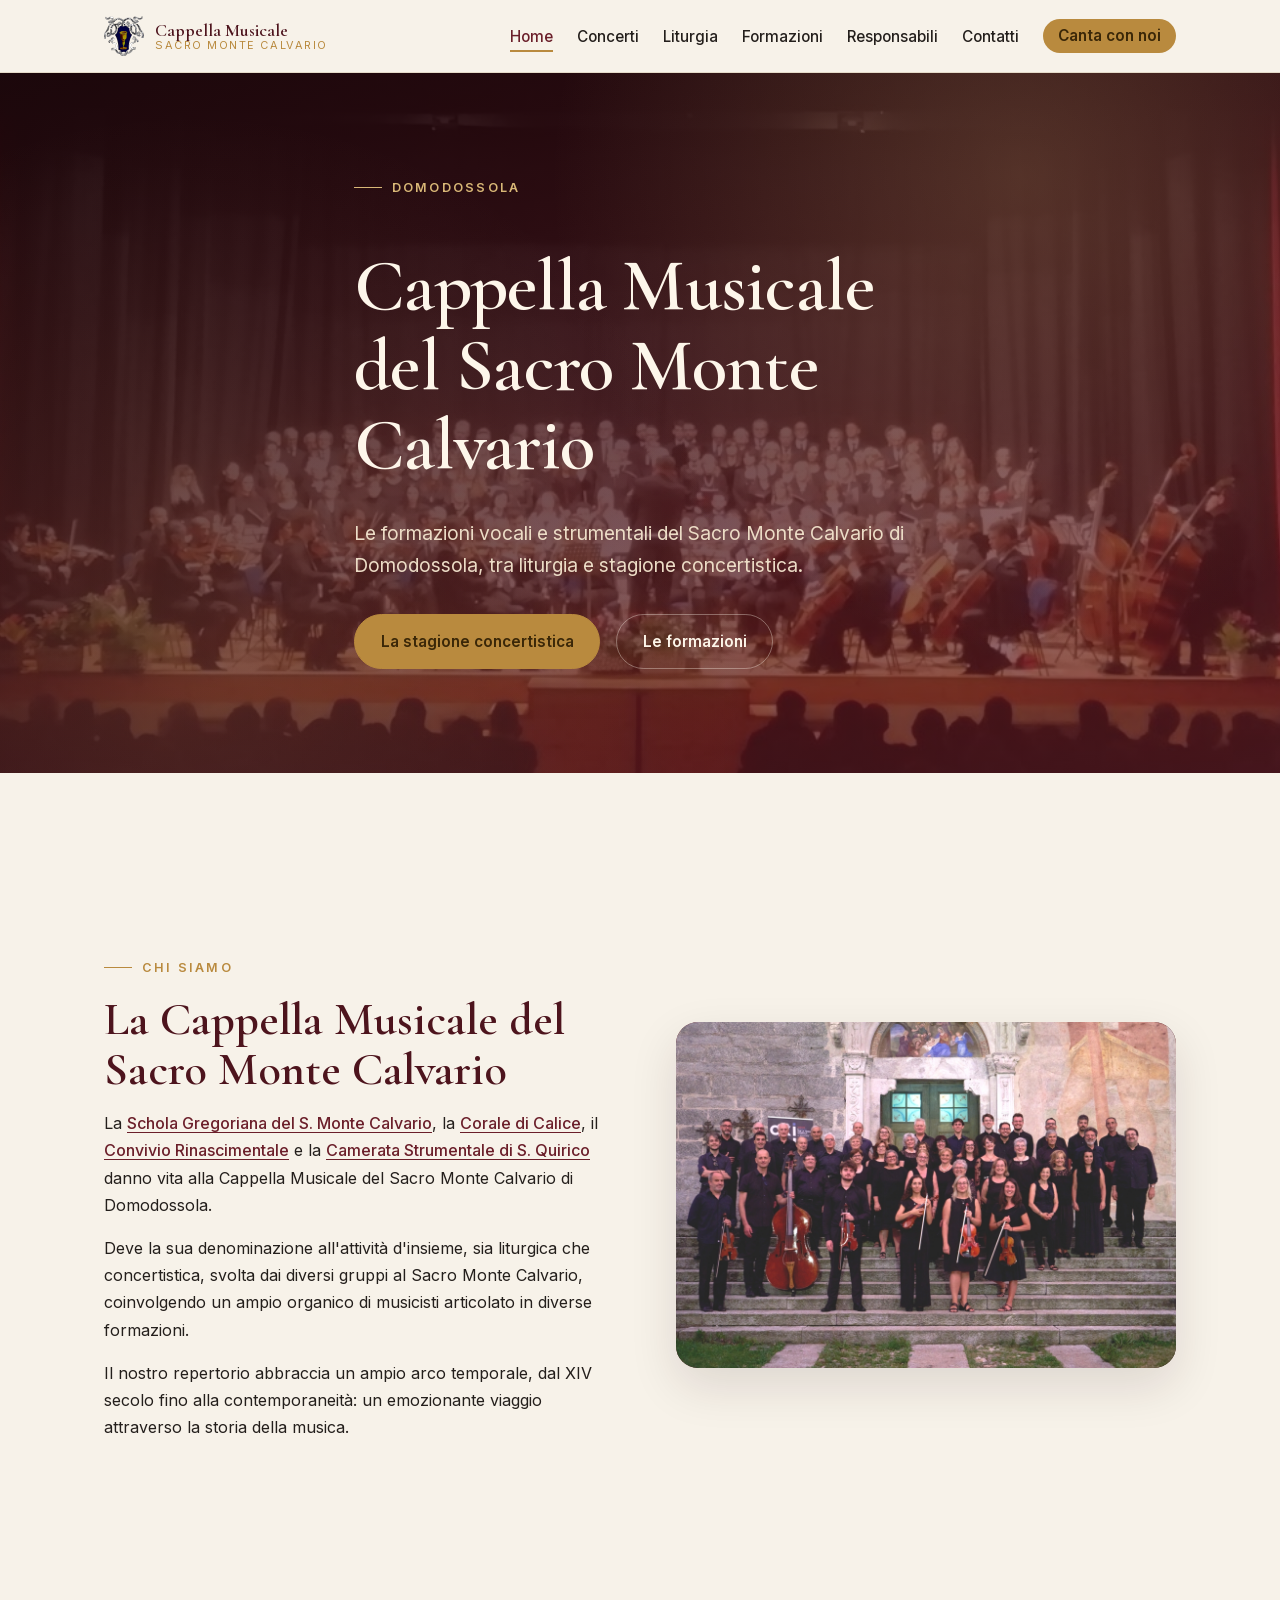
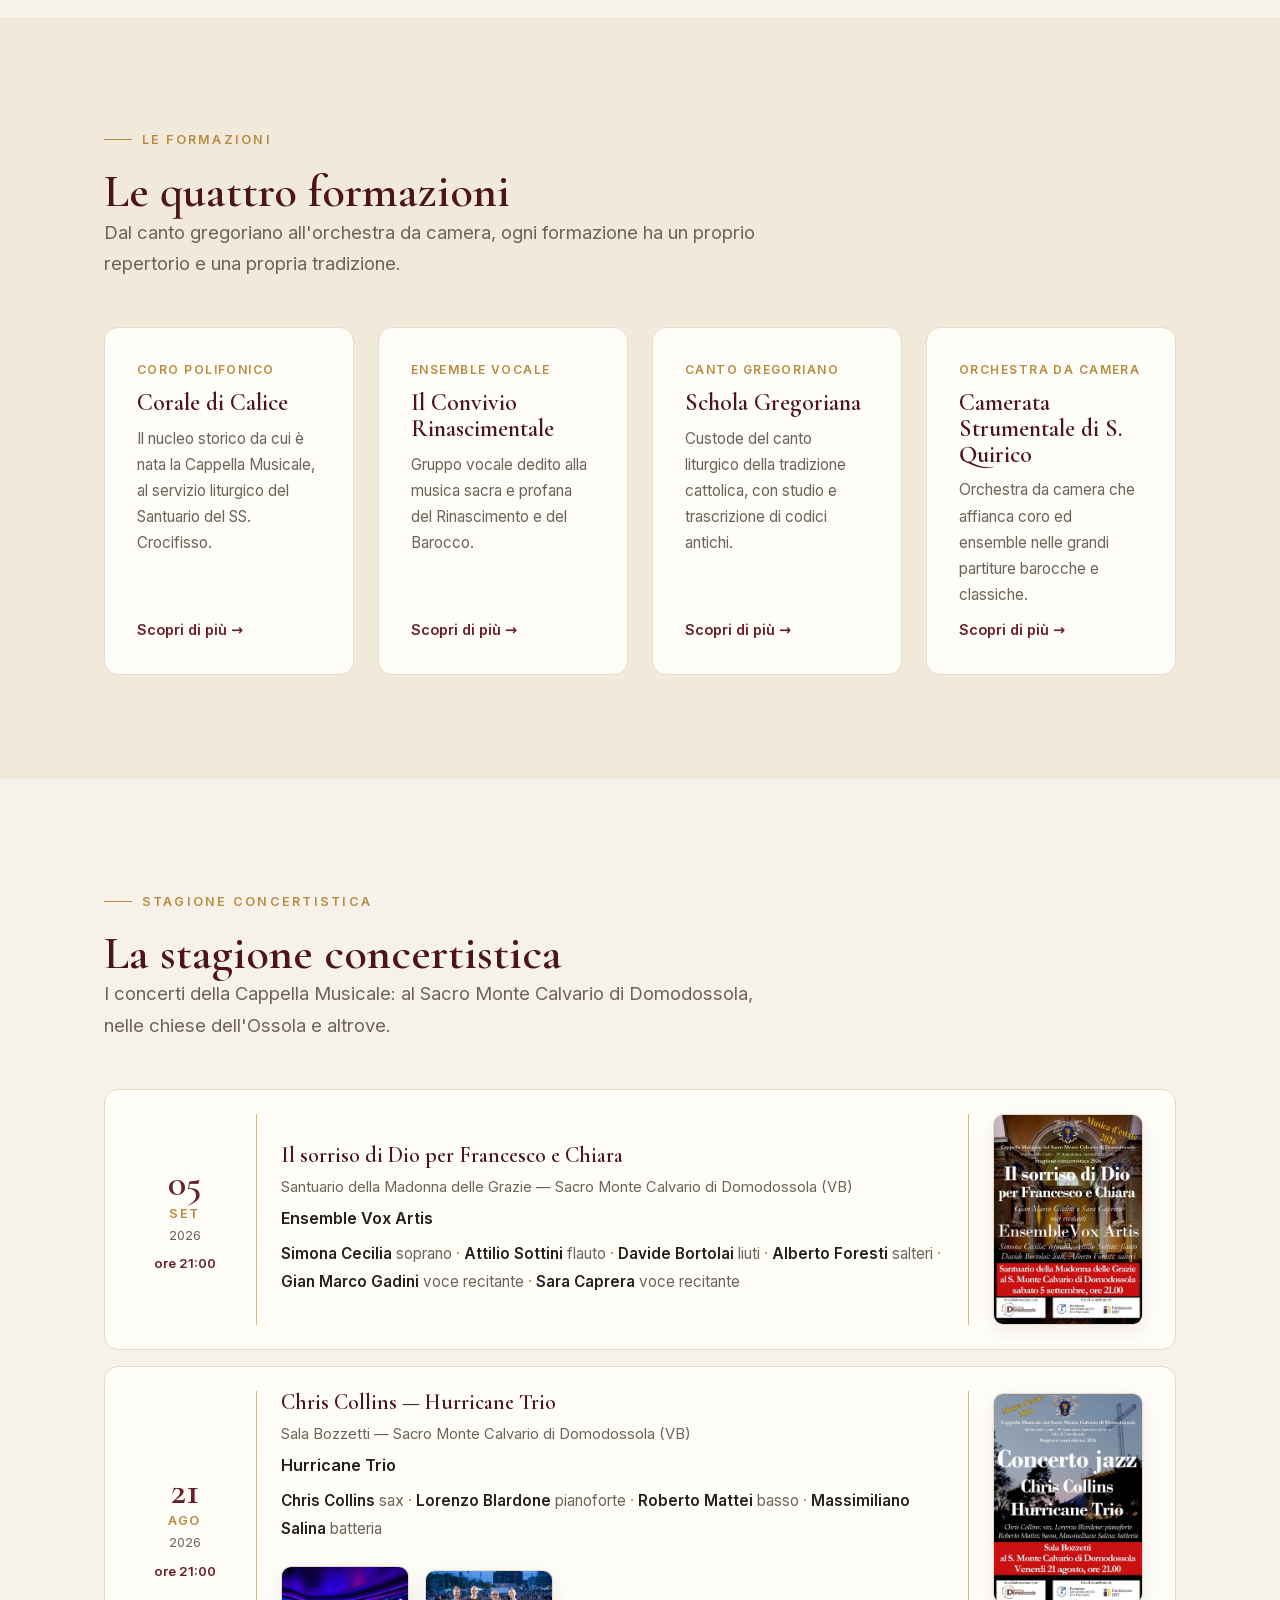
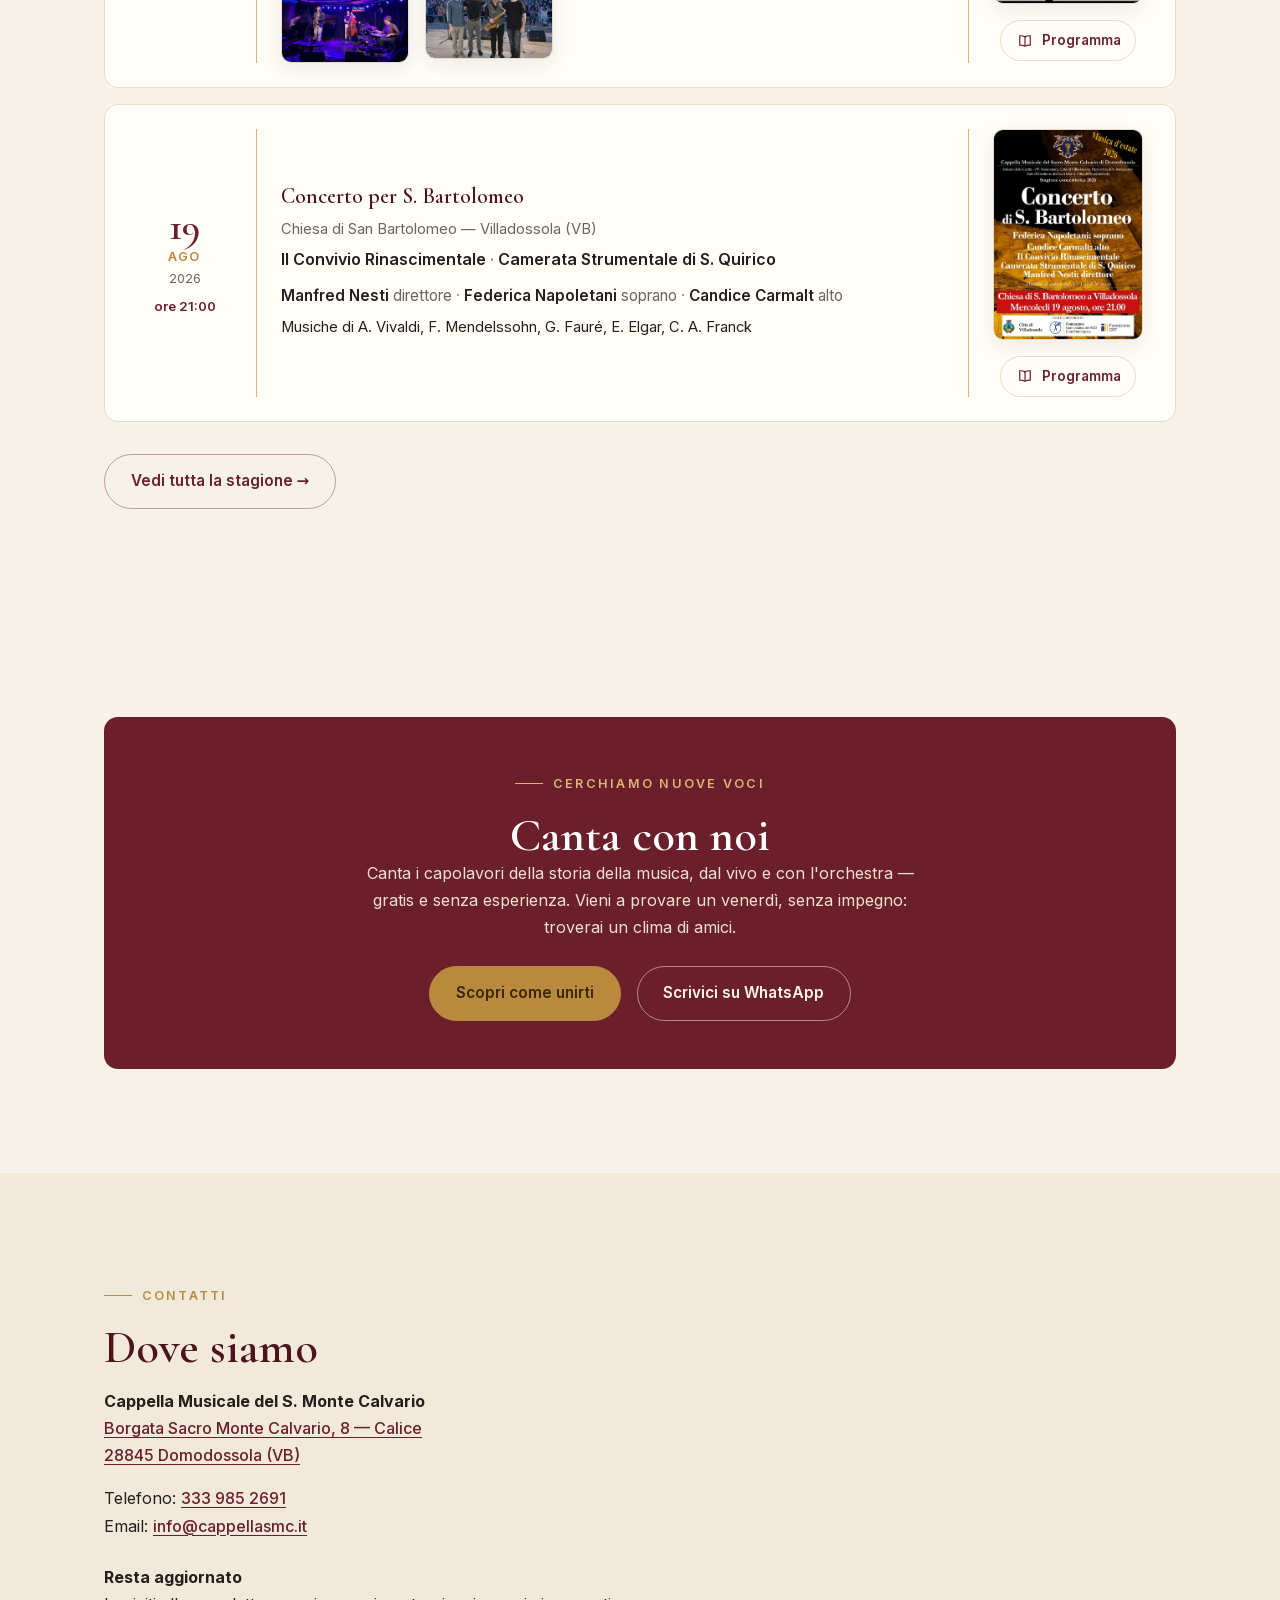
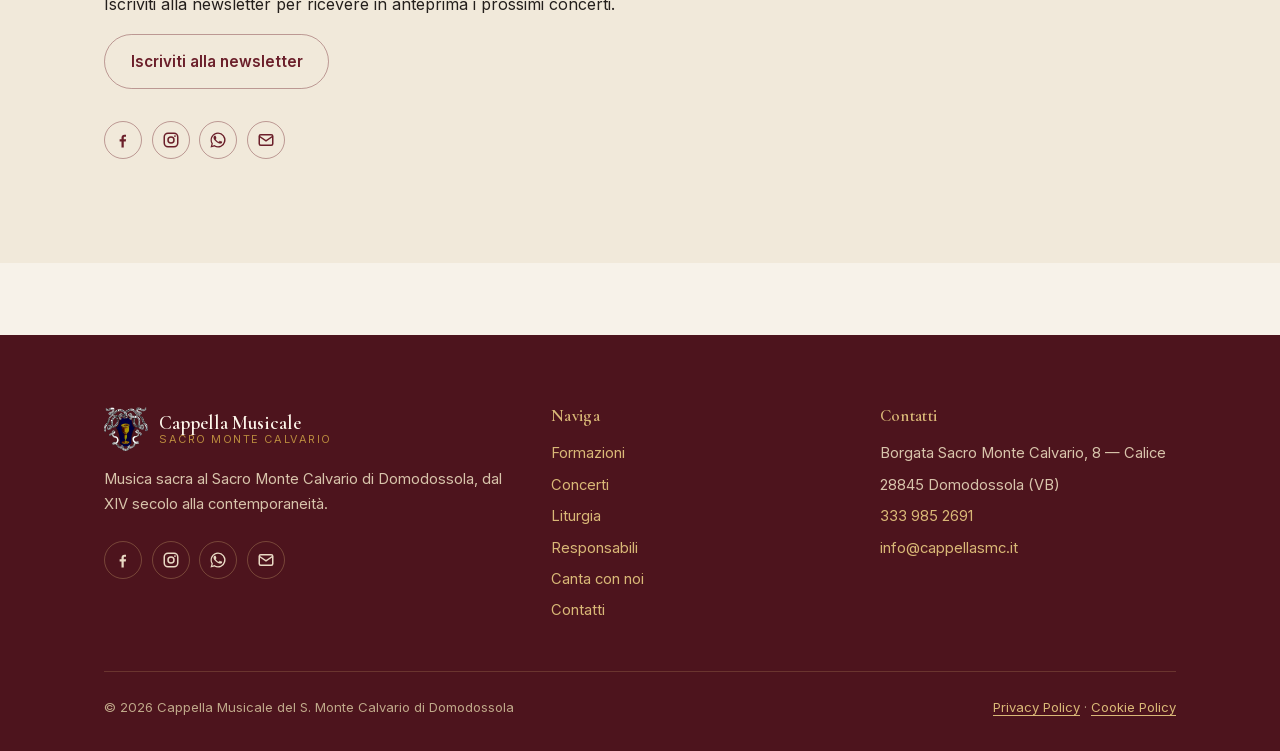
<file: index.html>
<!DOCTYPE html>
<html lang="it">
<head>
  <meta charset="UTF-8" />
  <meta name="viewport" content="width=device-width, initial-scale=1.0" />

  <title>Cappella Musicale del Sacro Monte Calvario di Domodossola</title>
  <meta name="description" content="La Cappella Musicale del Sacro Monte Calvario di Domodossola: Schola Gregoriana, Corale di Calice, Convivio Rinascimentale e Camerata Strumentale di S. Quirico. Musica sacra e stagione concertistica dal XIV secolo alla contemporaneità." />
  <link rel="canonical" href="https://cappellasmc.it/" />

  <meta property="og:title" content="Cappella Musicale del Sacro Monte Calvario" />
  <meta property="og:description" content="Musica sacra al Sacro Monte Calvario di Domodossola, dal XIV secolo alla contemporaneità." />
  <meta property="og:type" content="website" />
  <meta property="og:url" content="https://cappellasmc.it/" />
  <meta property="og:locale" content="it_IT" />
  <meta property="og:image" content="https://cappellasmc.it/assets/img/sacro-monte.jpg" />
  <meta name="twitter:card" content="summary_large_image" />

  <link rel="icon" type="image/png" href="assets/favicon.png" />
  <link rel="preload" href="assets/fonts/cormorant-garamond-latin.woff2" as="font" type="font/woff2" crossorigin />
  <link rel="preload" href="assets/fonts/inter-latin.woff2" as="font" type="font/woff2" crossorigin />
  <link rel="stylesheet" href="css/style.css" />

  <script type="application/ld+json">
  {
    "@context": "https://schema.org",
    "@type": "MusicGroup",
    "name": "Cappella Musicale del Sacro Monte Calvario di Domodossola",
    "url": "https://cappellasmc.it/",
    "genre": ["Musica sacra", "Musica classica", "Canto gregoriano"],
    "foundingLocation": "Domodossola, VB, Italia",
    "telephone": "+39 333 985 2691",
    "address": {
      "@type": "PostalAddress",
      "streetAddress": "Borgata Sacro Monte Calvario, 8 - Calice",
      "addressLocality": "Domodossola",
      "addressRegion": "VB",
      "postalCode": "28845",
      "addressCountry": "IT"
    },
    "subOrganization": [
      { "@type": "MusicGroup", "name": "Schola Gregoriana del S. Monte Calvario" },
      { "@type": "MusicGroup", "name": "Corale di Calice" },
      { "@type": "MusicGroup", "name": "Il Convivio Rinascimentale" },
      { "@type": "MusicGroup", "name": "Camerata Strumentale di S. Quirico" }
    ]
  }
  </script>
</head>

<body>
  <a class="skip-link" href="#main">Salta al contenuto</a>

  <!-- ============ HEADER ============ -->
  <header class="site-header">
    <div class="container">
      <nav class="nav" data-nav aria-label="Navigazione principale">
        <a class="brand" href="/">
          <img class="brand__mark" src="assets/logo.png" alt="" width="40" height="40" />
          <span class="brand__text">
            <span class="brand__name">Cappella Musicale</span>
            <span class="brand__sub">Sacro Monte Calvario</span>
          </span>
        </a>
        <button class="nav__toggle" data-nav-toggle aria-label="Apri il menu" aria-expanded="false">
          <svg viewBox="0 0 24 24" fill="none" stroke="currentColor" stroke-width="2"><path d="M3 6h18M3 12h18M3 18h18"/></svg>
        </button>
        <ul class="nav__links">
          <li><a href="/" aria-current="page">Home</a></li>
          <li><a href="concerti">Concerti</a></li>
          <li><a href="liturgia">Liturgia</a></li>
          <li><a href="formazioni">Formazioni</a></li>
          <li><a href="responsabili">Responsabili</a></li>
          <li><a href="#contatti">Contatti</a></li>
          <li><a class="nav__cta" href="canta-con-noi">Canta con noi</a></li>
        </ul>
      </nav>
    </div>
  </header>

  <main id="main">

    <!-- ============ HERO ============ -->
    <section class="hero hero--photo">
      <div class="container hero__inner">
        <span class="eyebrow">Domodossola</span>
        <h1 class="display">Cappella Musicale del Sacro Monte Calvario</h1>
        <p>Le formazioni vocali e strumentali del Sacro Monte Calvario di Domodossola, tra liturgia e stagione concertistica.</p>
        <div class="btn-row">
          <a class="btn btn--gold" href="concerti">La stagione concertistica</a>
          <a class="btn btn--ghost" href="formazioni">Le formazioni</a>
        </div>
      </div>
    </section>

    <!-- ============ CHI SIAMO ============ -->
    <section class="section" id="chi-siamo">
      <div class="container feature">
        <div class="feature__body">
          <span class="eyebrow">Chi siamo</span>
          <h2 class="title">La Cappella Musicale del Sacro Monte Calvario</h2>
          <div class="prose">
            <p>La <a href="formazioni#schola">Schola Gregoriana del S. Monte Calvario</a>, la <a href="formazioni#corale">Corale di Calice</a>, il <a href="formazioni#convivio">Convivio Rinascimentale</a> e la <a href="formazioni#camerata">Camerata Strumentale di S. Quirico</a> danno vita alla Cappella Musicale del Sacro Monte Calvario di Domodossola.</p>
            <p>Deve la sua denominazione all'attività d'insieme, sia liturgica che concertistica, svolta dai diversi gruppi al Sacro Monte Calvario, coinvolgendo un ampio organico di musicisti articolato in diverse formazioni.</p>
            <p>Il nostro repertorio abbraccia un ampio arco temporale, dal XIV secolo fino alla contemporaneità: un emozionante viaggio attraverso la storia della musica.</p>
          </div>
        </div>
        <figure class="media media--wide feature__media">
          <span class="media__ph" aria-hidden="true"><svg viewBox="0 0 24 24" fill="currentColor"><path d="M9 3v10.55A4 4 0 1 0 11 17V7h6V3H9z"/></svg></span>
          <img src="assets/img/sacro-monte.jpg" alt="Il Sacro Monte Calvario di Domodossola" loading="lazy" onerror="this.remove()" />
        </figure>
      </div>
    </section>

    <!-- ============ LE FORMAZIONI ============ -->
    <section class="section section--alt" id="formazioni">
      <div class="container">
        <div class="section__head">
          <span class="eyebrow">Le formazioni</span>
          <h2 class="title">Le quattro formazioni</h2>
          <p class="lead">Dal canto gregoriano all'orchestra da camera, ogni formazione ha un proprio repertorio e una propria tradizione.</p>
        </div>
        <div class="cards">
          <a class="card" href="formazioni#corale">
            <span class="card__kicker">Coro polifonico</span>
            <h3>Corale di Calice</h3>
            <p>Il nucleo storico da cui è nata la Cappella Musicale, al servizio liturgico del Santuario del SS. Crocifisso.</p>
            <span class="card__more">Scopri di più →</span>
          </a>
          <a class="card" href="formazioni#convivio">
            <span class="card__kicker">Ensemble vocale</span>
            <h3>Il Convivio Rinascimentale</h3>
            <p>Gruppo vocale dedito alla musica sacra e profana del Rinascimento e del Barocco.</p>
            <span class="card__more">Scopri di più →</span>
          </a>
          <a class="card" href="formazioni#schola">
            <span class="card__kicker">Canto gregoriano</span>
            <h3>Schola Gregoriana</h3>
            <p>Custode del canto liturgico della tradizione cattolica, con studio e trascrizione di codici antichi.</p>
            <span class="card__more">Scopri di più →</span>
          </a>
          <a class="card" href="formazioni#camerata">
            <span class="card__kicker">Orchestra da camera</span>
            <h3>Camerata Strumentale di S. Quirico</h3>
            <p>Orchestra da camera che affianca coro ed ensemble nelle grandi partiture barocche e classiche.</p>
            <span class="card__more">Scopri di più →</span>
          </a>
        </div>
      </div>
    </section>

    <!-- ============ CONCERTI (anteprima) ============ -->
    <section class="section" id="stagione">
      <div class="container">
        <div class="section__head">
          <span class="eyebrow">Stagione concertistica</span>
          <h2 class="title">La stagione concertistica</h2>
          <p class="lead">I concerti della Cappella Musicale: al Sacro Monte Calvario di Domodossola, nelle chiese dell'Ossola e altrove.</p>
        </div>
        <!-- Prossimi appuntamenti generati da content/events.json -->
        <div id="ev-home"></div>
        <noscript>
          <p class="lead">Per visualizzare i prossimi concerti occorre attivare JavaScript nel browser.</p>
        </noscript>
        <p style="margin-top: var(--sp-4);"><a class="btn btn--ghost" href="concerti">Vedi tutta la stagione →</a></p>
      </div>
    </section>

    <!-- ============ CANTA CON NOI (CTA) ============ -->
    <section class="section" id="canta">
      <div class="container">
        <div class="cta-band">
          <span class="eyebrow">Cerchiamo nuove voci</span>
          <h2 class="title">Canta con noi</h2>
          <p>Canta i capolavori della storia della musica, dal vivo e con l'orchestra — gratis e senza esperienza. Vieni a provare un venerdì, senza impegno: troverai un clima di amici.</p>
          <div class="btn-row">
            <a class="btn btn--gold" href="canta-con-noi">Scopri come unirti</a>
            <a class="btn btn--ghost" href="https://wa.me/393339852691?text=Ciao!%20Vorrei%20venire%20a%20provare%20a%20cantare%20con%20la%20Cappella%20Musicale%20%F0%9F%8E%B6" target="_blank" rel="noopener">Scrivici su WhatsApp</a>
          </div>
        </div>
      </div>
    </section>

    <!-- ============ CONTATTI ============ -->
    <section class="section section--alt" id="contatti">
      <div class="container">
        <div class="feature__body">
          <span class="eyebrow">Contatti</span>
          <h2 class="title">Dove siamo</h2>
          <div class="prose">
            <p>
              <strong>Cappella Musicale del S. Monte Calvario</strong><br />
              <a href="https://maps.google.com/?q=Sacro+Monte+Calvario+Domodossola" target="_blank" rel="noopener">Borgata Sacro Monte Calvario, 8 — Calice<br />
              28845 Domodossola (VB)</a>
            </p>
            <p>
              Telefono: <a href="tel:+393339852691">333 985 2691</a><br />
              Email: <a href="mailto:info@cappellasmc.it">info@cappellasmc.it</a>
            </p>
          </div>
          <div class="prose" style="margin-top: var(--sp-3);">
            <p><strong>Resta aggiornato</strong><br />Iscriviti alla newsletter per ricevere in anteprima i prossimi concerti.</p>
          </div>
          <div class="btn-row" style="margin-top: var(--sp-2);">
            <a class="btn btn--ghost" href="mailto:info@cappellasmc.it?subject=Iscrizione%20newsletter&body=Vorrei%20iscrivermi%20alla%20newsletter%20per%20ricevere%20gli%20aggiornamenti%20sui%20vostri%20concerti.%0A%0ANome%20e%20cognome%3A%20">Iscriviti alla newsletter</a>
          </div>
          <div class="social social--ink" style="margin-top: var(--sp-4);">
            <a href="https://www.facebook.com/cappellasmc" target="_blank" rel="noopener" aria-label="Facebook"><svg viewBox="0 0 24 24" fill="currentColor"><path d="M13 22v-8h2.7l.4-3H13V9.1c0-.9.3-1.5 1.6-1.5H16V5c-.3 0-1.2-.1-2.2-.1-2.2 0-3.8 1.4-3.8 3.9V11H7.5v3H10v8h3z"/></svg></a>
            <a href="https://www.instagram.com/cappellamusicalesmontecalvario/" target="_blank" rel="noopener" aria-label="Instagram"><svg viewBox="0 0 24 24" fill="none" stroke="currentColor" stroke-width="2"><rect x="3" y="3" width="18" height="18" rx="5"/><circle cx="12" cy="12" r="4"/><circle cx="17.3" cy="6.7" r="1.2" fill="currentColor" stroke="none"/></svg></a>
            <a href="https://wa.me/393339852691" target="_blank" rel="noopener" aria-label="WhatsApp"><svg viewBox="0 0 24 24" fill="currentColor"><path d="M12 2a10 10 0 0 0-8.6 15L2 22l5.1-1.3A10 10 0 1 0 12 2zm0 18.2c-1.5 0-3-.4-4.3-1.2l-.3-.2-3 .8.8-2.9-.2-.3A8.2 8.2 0 1 1 12 20.2zm4.7-6.1c-.3-.1-1.7-.8-1.9-.9-.3-.1-.5-.1-.7.1-.2.3-.7.9-.8 1-.2.2-.3.2-.6.1-.3-.1-1.2-.4-2.2-1.4-.8-.7-1.4-1.6-1.5-1.9-.2-.3 0-.4.1-.6l.4-.5c.1-.2.2-.3.3-.5.1-.2 0-.4 0-.5-.1-.1-.7-1.6-.9-2.2-.2-.6-.5-.5-.7-.5h-.5c-.2 0-.5.1-.7.3-.3.3-1 .9-1 2.3s1 2.7 1.1 2.9c.1.2 2 3.1 4.9 4.3.7.3 1.2.5 1.6.6.7.2 1.3.2 1.8.1.6-.1 1.7-.7 1.9-1.3.2-.7.2-1.2.2-1.3-.1-.2-.3-.2-.6-.4z"/></svg></a>
            <a href="mailto:info@cappellasmc.it" aria-label="Email"><svg viewBox="0 0 24 24" fill="none" stroke="currentColor" stroke-width="2"><rect x="3" y="5" width="18" height="14" rx="2"/><path d="m3 7 9 6 9-6"/></svg></a>
          </div>
        </div>
      </div>
    </section>

  </main>

  <!-- ============ FOOTER ============ -->
  <footer class="site-footer">
    <div class="container">
      <div class="footer__grid">
        <div class="footer">
          <div class="footer__brand">
            <img class="brand__mark" src="assets/logo.png" alt="" width="44" height="44" />
            <span class="brand__text">
            <span class="brand__name">Cappella Musicale</span>
            <span class="brand__sub">Sacro Monte Calvario</span>
          </span>
          </div>
          <p>Musica sacra al Sacro Monte Calvario di Domodossola, dal XIV secolo alla contemporaneità.</p>
          <div class="social">
            <a href="https://www.facebook.com/cappellasmc" target="_blank" rel="noopener" aria-label="Facebook"><svg viewBox="0 0 24 24" fill="currentColor"><path d="M13 22v-8h2.7l.4-3H13V9.1c0-.9.3-1.5 1.6-1.5H16V5c-.3 0-1.2-.1-2.2-.1-2.2 0-3.8 1.4-3.8 3.9V11H7.5v3H10v8h3z"/></svg></a>
            <a href="https://www.instagram.com/cappellamusicalesmontecalvario/" target="_blank" rel="noopener" aria-label="Instagram"><svg viewBox="0 0 24 24" fill="none" stroke="currentColor" stroke-width="2"><rect x="3" y="3" width="18" height="18" rx="5"/><circle cx="12" cy="12" r="4"/><circle cx="17.3" cy="6.7" r="1.2" fill="currentColor" stroke="none"/></svg></a>
            <a href="https://wa.me/393339852691" target="_blank" rel="noopener" aria-label="WhatsApp"><svg viewBox="0 0 24 24" fill="currentColor"><path d="M12 2a10 10 0 0 0-8.6 15L2 22l5.1-1.3A10 10 0 1 0 12 2zm0 18.2c-1.5 0-3-.4-4.3-1.2l-.3-.2-3 .8.8-2.9-.2-.3A8.2 8.2 0 1 1 12 20.2zm4.7-6.1c-.3-.1-1.7-.8-1.9-.9-.3-.1-.5-.1-.7.1-.2.3-.7.9-.8 1-.2.2-.3.2-.6.1-.3-.1-1.2-.4-2.2-1.4-.8-.7-1.4-1.6-1.5-1.9-.2-.3 0-.4.1-.6l.4-.5c.1-.2.2-.3.3-.5.1-.2 0-.4 0-.5-.1-.1-.7-1.6-.9-2.2-.2-.6-.5-.5-.7-.5h-.5c-.2 0-.5.1-.7.3-.3.3-1 .9-1 2.3s1 2.7 1.1 2.9c.1.2 2 3.1 4.9 4.3.7.3 1.2.5 1.6.6.7.2 1.3.2 1.8.1.6-.1 1.7-.7 1.9-1.3.2-.7.2-1.2.2-1.3-.1-.2-.3-.2-.6-.4z"/></svg></a>
            <a href="mailto:info@cappellasmc.it" aria-label="Email"><svg viewBox="0 0 24 24" fill="none" stroke="currentColor" stroke-width="2"><rect x="3" y="5" width="18" height="14" rx="2"/><path d="m3 7 9 6 9-6"/></svg></a>
          </div>
        </div>
        <div class="footer">
          <h4>Naviga</h4>
          <ul>
            <li><a href="formazioni">Formazioni</a></li>
            <li><a href="concerti">Concerti</a></li>
            <li><a href="liturgia">Liturgia</a></li>
            <li><a href="responsabili">Responsabili</a></li>
            <li><a href="canta-con-noi">Canta con noi</a></li>
            <li><a href="#contatti">Contatti</a></li>
          </ul>
        </div>
        <div class="footer">
          <h4>Contatti</h4>
          <ul>
            <li>Borgata Sacro Monte Calvario, 8 — Calice</li>
            <li>28845 Domodossola (VB)</li>
            <li><a href="tel:+393339852691">333 985 2691</a></li>
            <li><a href="mailto:info@cappellasmc.it">info@cappellasmc.it</a></li>
          </ul>
        </div>
      </div>
      <div class="footer__bottom">
        <span>© <span id="year">2026</span> Cappella Musicale del S. Monte Calvario di Domodossola</span>
        <span><a href="privacy">Privacy Policy</a> · <a href="cookie-policy">Cookie Policy</a></span>
      </div>
    </div>
  </footer>
  <script src="js/events-render.js" defer></script>
  <script src="js/main.js" defer></script>
</body>
</html>
</file>
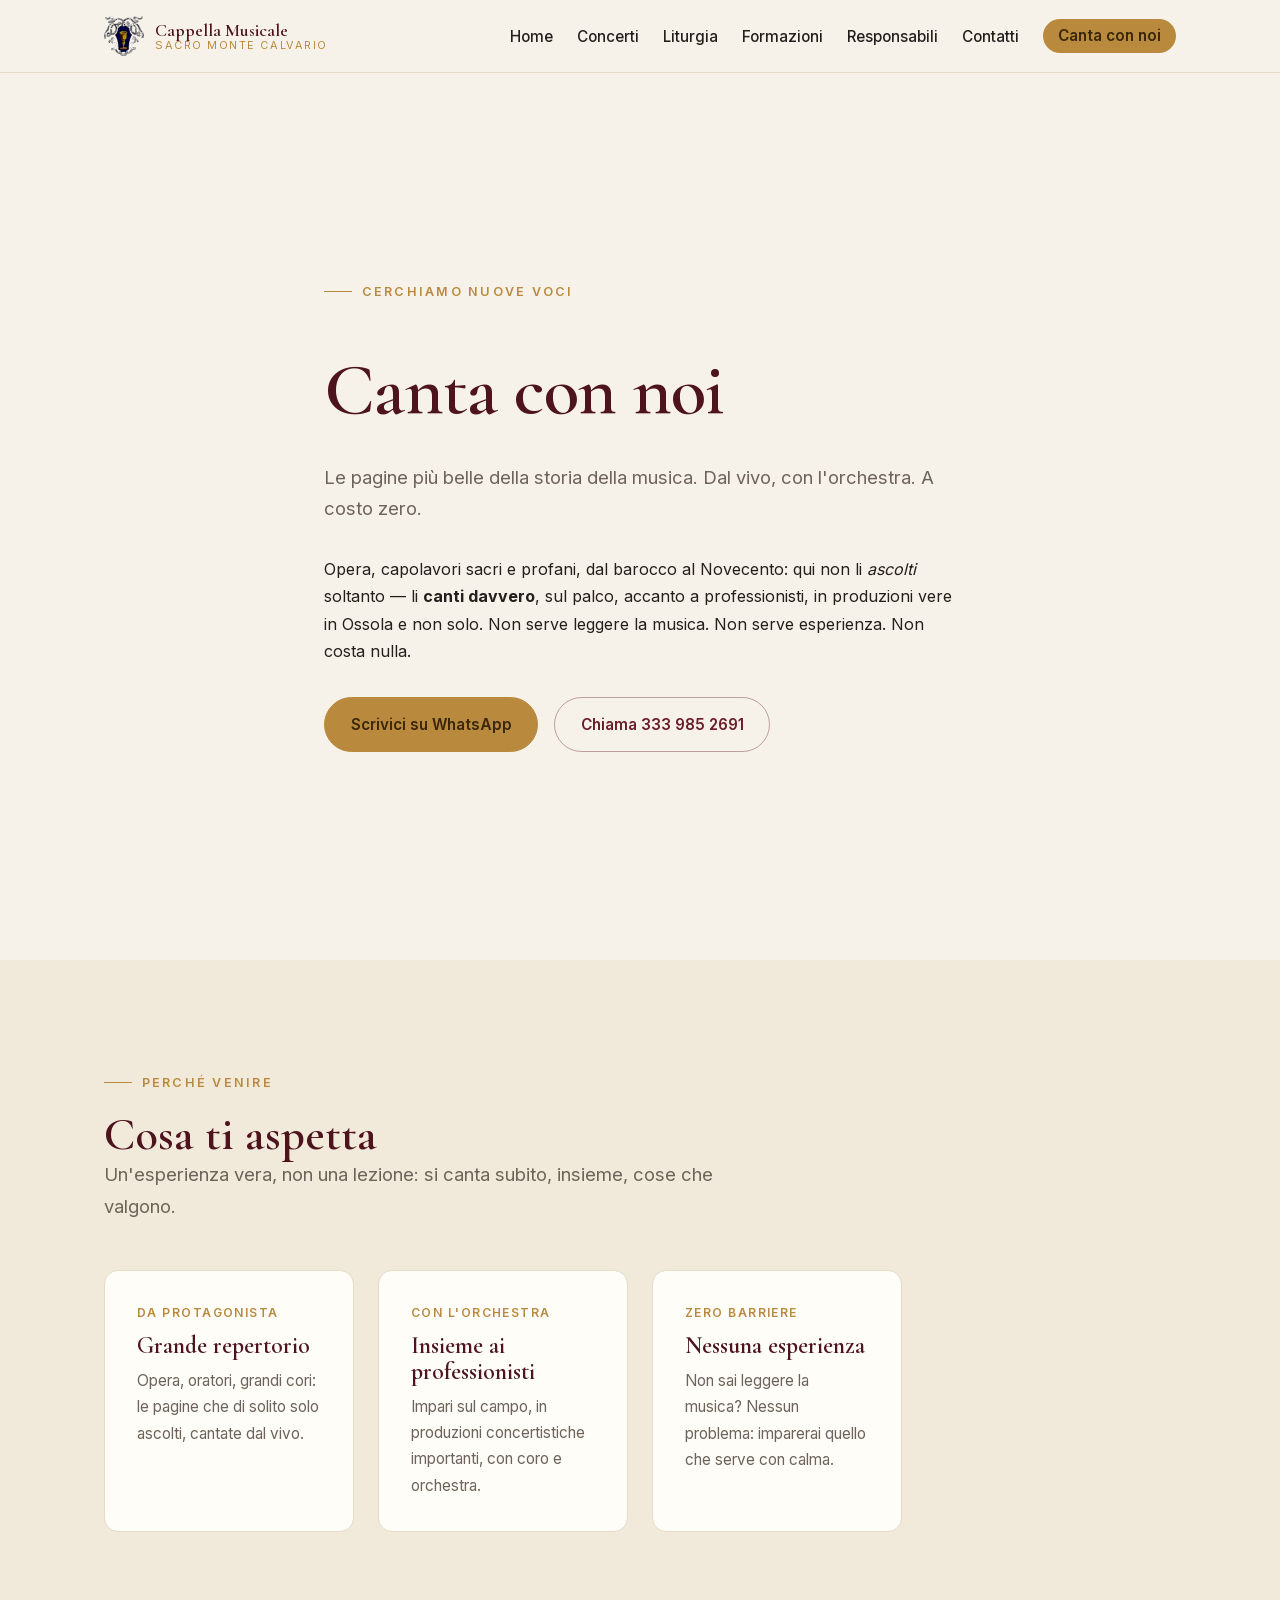
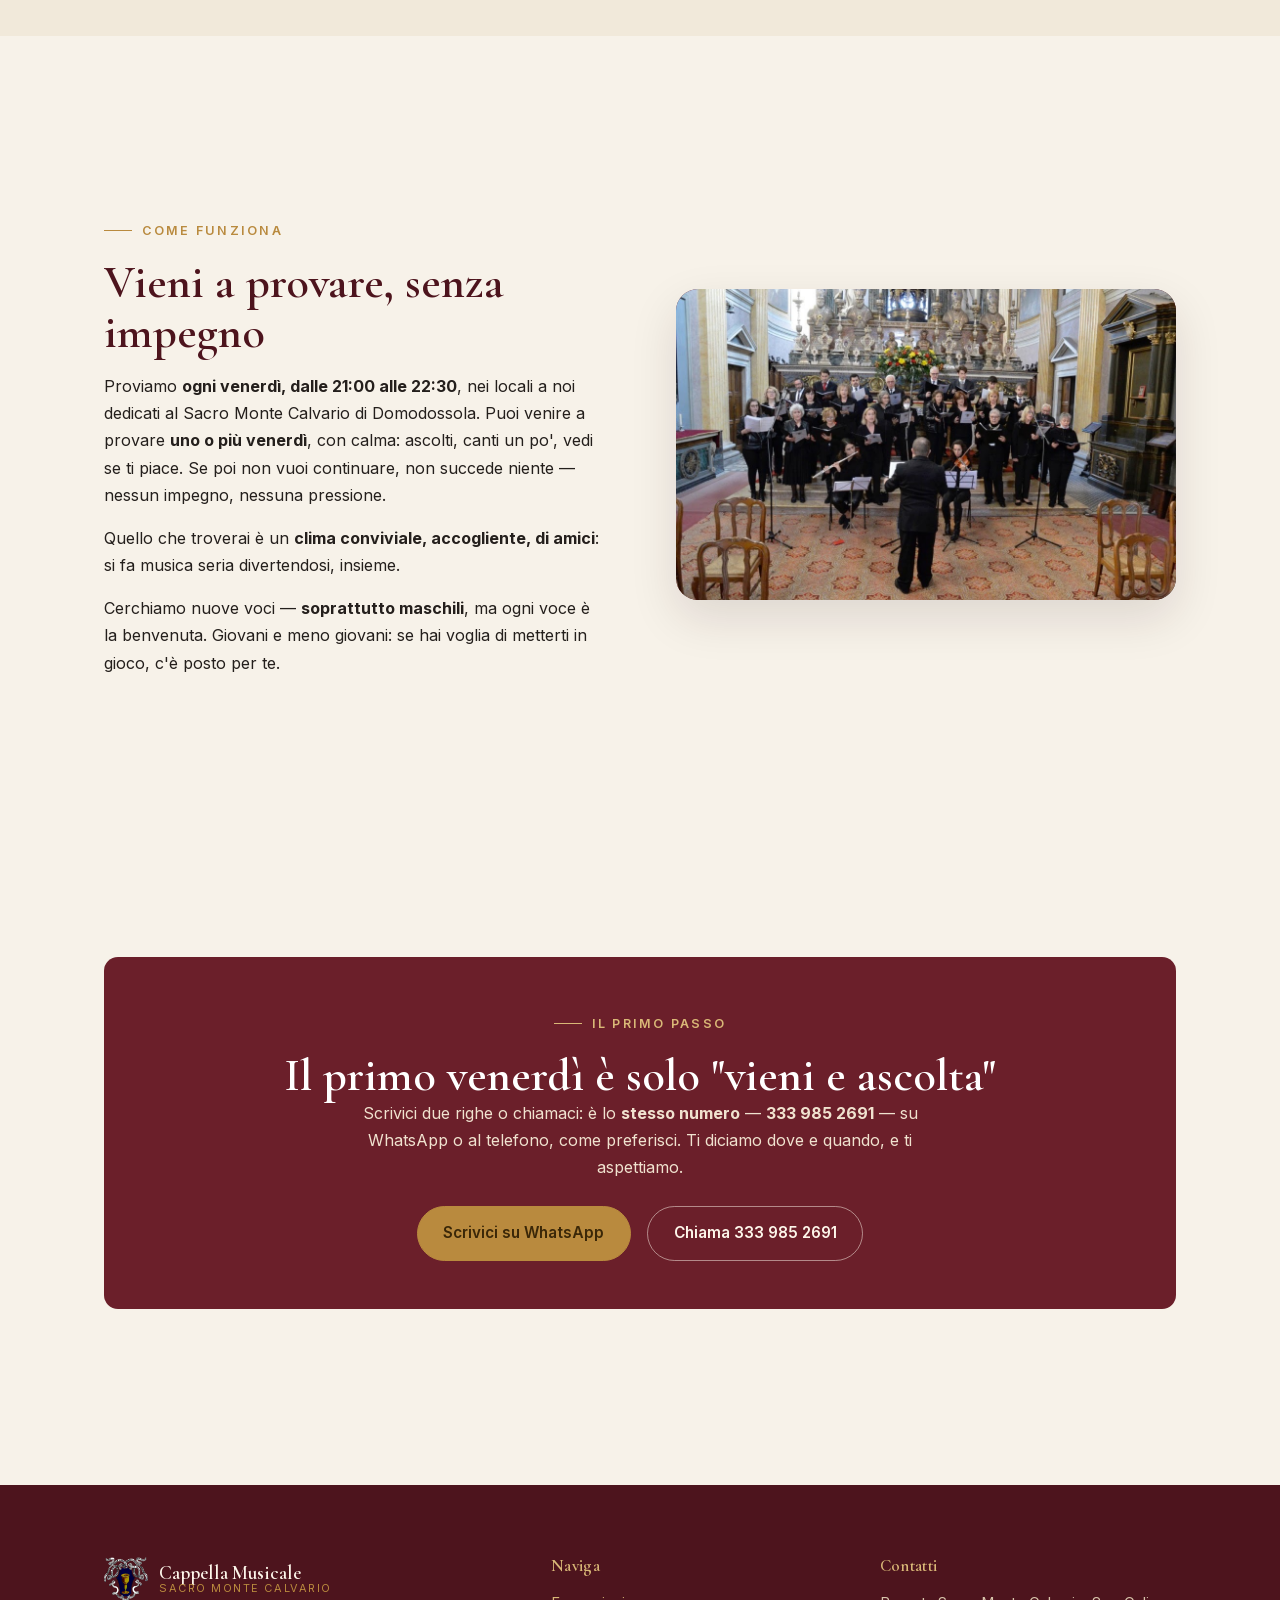
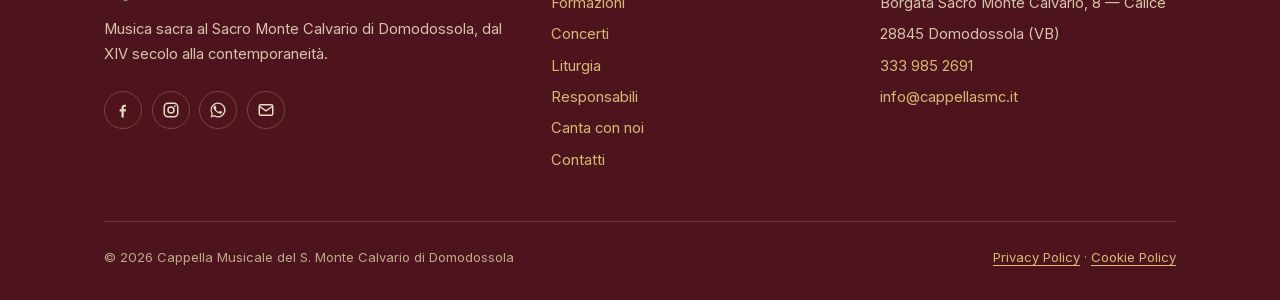
<file: canta-con-noi.html>
<!DOCTYPE html>
<html lang="it">
<head>
  <meta charset="UTF-8" />
  <meta name="viewport" content="width=device-width, initial-scale=1.0" />

  <title>Canta con noi — Cappella Musicale del Sacro Monte Calvario</title>
  <meta name="description" content="Cerchiamo nuove voci. Canta opera e grandi capolavori dal vivo, con orchestra e professionisti — gratis, senza esperienza. Prove ogni venerdì al Sacro Monte Calvario di Domodossola." />
  <link rel="canonical" href="https://cappellasmc.it/canta-con-noi" />

  <meta property="og:title" content="Canta con noi — Cappella Musicale del Sacro Monte Calvario" />
  <meta property="og:description" content="Canta i capolavori della storia della musica, dal vivo e con orchestra. Gratis, senza esperienza. Vieni a provare un venerdì." />
  <meta property="og:type" content="website" />
  <meta property="og:url" content="https://cappellasmc.it/canta-con-noi" />
  <meta property="og:locale" content="it_IT" />
  <meta property="og:image" content="https://cappellasmc.it/assets/img/sacro-monte.jpg" />

  <link rel="icon" type="image/png" href="assets/favicon.png" />
  <link rel="preload" href="assets/fonts/cormorant-garamond-latin.woff2" as="font" type="font/woff2" crossorigin />
  <link rel="preload" href="assets/fonts/inter-latin.woff2" as="font" type="font/woff2" crossorigin />
  <link rel="stylesheet" href="css/style.css" />
</head>

<body>
  <a class="skip-link" href="#main">Salta al contenuto</a>

  <!-- ============ HEADER ============ -->
  <header class="site-header">
    <div class="container">
      <nav class="nav" data-nav aria-label="Navigazione principale">
        <a class="brand" href="/">
          <img class="brand__mark" src="assets/logo.png" alt="" width="40" height="40" />
          <span class="brand__text">
            <span class="brand__name">Cappella Musicale</span>
            <span class="brand__sub">Sacro Monte Calvario</span>
          </span>
        </a>
        <button class="nav__toggle" data-nav-toggle aria-label="Apri il menu" aria-expanded="false">
          <svg viewBox="0 0 24 24" fill="none" stroke="currentColor" stroke-width="2"><path d="M3 6h18M3 12h18M3 18h18"/></svg>
        </button>
        <ul class="nav__links">
          <li><a href="/">Home</a></li>
          <li><a href="concerti">Concerti</a></li>
          <li><a href="liturgia">Liturgia</a></li>
          <li><a href="formazioni">Formazioni</a></li>
          <li><a href="responsabili">Responsabili</a></li>
          <li><a href="/#contatti">Contatti</a></li>
          <li><a class="nav__cta" href="canta-con-noi" aria-current="page">Canta con noi</a></li>
        </ul>
      </nav>
    </div>
  </header>

  <main id="main">

    <!-- ============ HERO ============ -->
    <section class="section">
      <div class="container hero__inner" style="max-width: 68ch;">
        <span class="eyebrow">Cerchiamo nuove voci</span>
        <h1 class="display">Canta con noi</h1>
        <p class="lead">Le pagine più belle della storia della musica. Dal vivo, con l'orchestra. A costo zero.</p>
        <div class="prose">
          <p>Opera, capolavori sacri e profani, dal barocco al Novecento: qui non li <em>ascolti</em> soltanto — li <strong>canti davvero</strong>, sul palco, accanto a professionisti, in produzioni vere in Ossola e non solo. Non serve leggere la musica. Non serve esperienza. Non costa nulla.</p>
        </div>
        <div class="btn-row">
          <a class="btn btn--gold" href="https://wa.me/393339852691?text=Ciao!%20Vorrei%20venire%20a%20provare%20a%20cantare%20con%20la%20Cappella%20Musicale%20%F0%9F%8E%B6" target="_blank" rel="noopener">Scrivici su WhatsApp</a>
          <a class="btn btn--ghost" href="tel:+393339852691">Chiama 333 985 2691</a>
        </div>
      </div>
    </section>

    <!-- ============ PERCHÉ VENIRE ============ -->
    <section class="section section--alt">
      <div class="container">
        <div class="section__head">
          <span class="eyebrow">Perché venire</span>
          <h2 class="title">Cosa ti aspetta</h2>
          <p class="lead">Un'esperienza vera, non una lezione: si canta subito, insieme, cose che valgono.</p>
        </div>
        <div class="cards">
          <div class="card">
            <span class="card__kicker">Da protagonista</span>
            <h3>Grande repertorio</h3>
            <p>Opera, oratori, grandi cori: le pagine che di solito solo ascolti, cantate dal vivo.</p>
          </div>
          <div class="card">
            <span class="card__kicker">Con l'orchestra</span>
            <h3>Insieme ai professionisti</h3>
            <p>Impari sul campo, in produzioni concertistiche importanti, con coro e orchestra.</p>
          </div>
          <div class="card">
            <span class="card__kicker">Zero barriere</span>
            <h3>Nessuna esperienza</h3>
            <p>Non sai leggere la musica? Nessun problema: imparerai quello che serve con calma.</p>
          </div>
        </div>
      </div>
    </section>

    <!-- ============ COME FUNZIONA ============ -->
    <section class="section">
      <div class="container feature">
        <div class="feature__body">
          <span class="eyebrow">Come funziona</span>
          <h2 class="title">Vieni a provare, senza impegno</h2>
          <div class="prose">
            <p>Proviamo <strong>ogni venerdì, dalle 21:00 alle 22:30</strong>, nei locali a noi dedicati al Sacro Monte Calvario di Domodossola. Puoi venire a provare <strong>uno o più venerdì</strong>, con calma: ascolti, canti un po', vedi se ti piace. Se poi non vuoi continuare, non succede niente — nessun impegno, nessuna pressione.</p>
            <p>Quello che troverai è un <strong>clima conviviale, accogliente, di amici</strong>: si fa musica seria divertendosi, insieme.</p>
            <p>Cerchiamo nuove voci — <strong>soprattutto maschili</strong>, ma ogni voce è la benvenuta. Giovani e meno giovani: se hai voglia di metterti in gioco, c'è posto per te.</p>
          </div>
        </div>
        <figure class="media media--wide feature__media">
          <span class="media__ph" aria-hidden="true"><svg viewBox="0 0 24 24" fill="currentColor"><path d="M9 3v10.55A4 4 0 1 0 11 17V7h6V3H9z"/></svg></span>
          <img src="assets/img/corale-di-calice.jpg" alt="La Corale di Calice in concerto" loading="lazy" onerror="this.remove()" />
        </figure>
      </div>
    </section>

    <!-- ============ CTA FINALE ============ -->
    <section class="section">
      <div class="container">
        <div class="cta-band">
          <span class="eyebrow">Il primo passo</span>
          <h2 class="title">Il primo venerdì è solo "vieni e ascolta"</h2>
          <p>Scrivici due righe o chiamaci: è lo <strong>stesso numero</strong> — <strong>333 985 2691</strong> — su WhatsApp o al telefono, come preferisci. Ti diciamo dove e quando, e ti aspettiamo.</p>
          <div class="btn-row">
            <a class="btn btn--gold" href="https://wa.me/393339852691?text=Ciao!%20Vorrei%20venire%20a%20provare%20a%20cantare%20con%20la%20Cappella%20Musicale%20%F0%9F%8E%B6" target="_blank" rel="noopener">Scrivici su WhatsApp</a>
            <a class="btn btn--ghost" href="tel:+393339852691">Chiama 333 985 2691</a>
          </div>
        </div>
      </div>
    </section>

  </main>

  <!-- ============ FOOTER ============ -->
  <footer class="site-footer">
    <div class="container">
      <div class="footer__grid">
        <div class="footer">
          <div class="footer__brand">
            <img class="brand__mark" src="assets/logo.png" alt="" width="44" height="44" />
            <span class="brand__text">
            <span class="brand__name">Cappella Musicale</span>
            <span class="brand__sub">Sacro Monte Calvario</span>
          </span>
          </div>
          <p>Musica sacra al Sacro Monte Calvario di Domodossola, dal XIV secolo alla contemporaneità.</p>
          <div class="social">
            <a href="https://www.facebook.com/cappellasmc" target="_blank" rel="noopener" aria-label="Facebook"><svg viewBox="0 0 24 24" fill="currentColor"><path d="M13 22v-8h2.7l.4-3H13V9.1c0-.9.3-1.5 1.6-1.5H16V5c-.3 0-1.2-.1-2.2-.1-2.2 0-3.8 1.4-3.8 3.9V11H7.5v3H10v8h3z"/></svg></a>
            <a href="https://www.instagram.com/cappellamusicalesmontecalvario/" target="_blank" rel="noopener" aria-label="Instagram"><svg viewBox="0 0 24 24" fill="none" stroke="currentColor" stroke-width="2"><rect x="3" y="3" width="18" height="18" rx="5"/><circle cx="12" cy="12" r="4"/><circle cx="17.3" cy="6.7" r="1.2" fill="currentColor" stroke="none"/></svg></a>
            <a href="https://wa.me/393339852691" target="_blank" rel="noopener" aria-label="WhatsApp"><svg viewBox="0 0 24 24" fill="currentColor"><path d="M12 2a10 10 0 0 0-8.6 15L2 22l5.1-1.3A10 10 0 1 0 12 2zm0 18.2c-1.5 0-3-.4-4.3-1.2l-.3-.2-3 .8.8-2.9-.2-.3A8.2 8.2 0 1 1 12 20.2zm4.7-6.1c-.3-.1-1.7-.8-1.9-.9-.3-.1-.5-.1-.7.1-.2.3-.7.9-.8 1-.2.2-.3.2-.6.1-.3-.1-1.2-.4-2.2-1.4-.8-.7-1.4-1.6-1.5-1.9-.2-.3 0-.4.1-.6l.4-.5c.1-.2.2-.3.3-.5.1-.2 0-.4 0-.5-.1-.1-.7-1.6-.9-2.2-.2-.6-.5-.5-.7-.5h-.5c-.2 0-.5.1-.7.3-.3.3-1 .9-1 2.3s1 2.7 1.1 2.9c.1.2 2 3.1 4.9 4.3.7.3 1.2.5 1.6.6.7.2 1.3.2 1.8.1.6-.1 1.7-.7 1.9-1.3.2-.7.2-1.2.2-1.3-.1-.2-.3-.2-.6-.4z"/></svg></a>
            <a href="mailto:info@cappellasmc.it" aria-label="Email"><svg viewBox="0 0 24 24" fill="none" stroke="currentColor" stroke-width="2"><rect x="3" y="5" width="18" height="14" rx="2"/><path d="m3 7 9 6 9-6"/></svg></a>
          </div>
        </div>
        <div class="footer">
          <h4>Naviga</h4>
          <ul>
            <li><a href="formazioni">Formazioni</a></li>
            <li><a href="concerti">Concerti</a></li>
            <li><a href="liturgia">Liturgia</a></li>
            <li><a href="responsabili">Responsabili</a></li>
            <li><a href="canta-con-noi">Canta con noi</a></li>
            <li><a href="/#contatti">Contatti</a></li>
          </ul>
        </div>
        <div class="footer">
          <h4>Contatti</h4>
          <ul>
            <li>Borgata Sacro Monte Calvario, 8 — Calice</li>
            <li>28845 Domodossola (VB)</li>
            <li><a href="tel:+393339852691">333 985 2691</a></li>
            <li><a href="mailto:info@cappellasmc.it">info@cappellasmc.it</a></li>
          </ul>
        </div>
      </div>
      <div class="footer__bottom">
        <span>© <span id="year">2026</span> Cappella Musicale del S. Monte Calvario di Domodossola</span>
        <span><a href="privacy">Privacy Policy</a> · <a href="cookie-policy">Cookie Policy</a></span>
      </div>
    </div>
  </footer>
  <script src="js/main.js" defer></script>
</body>
</html>
</file>
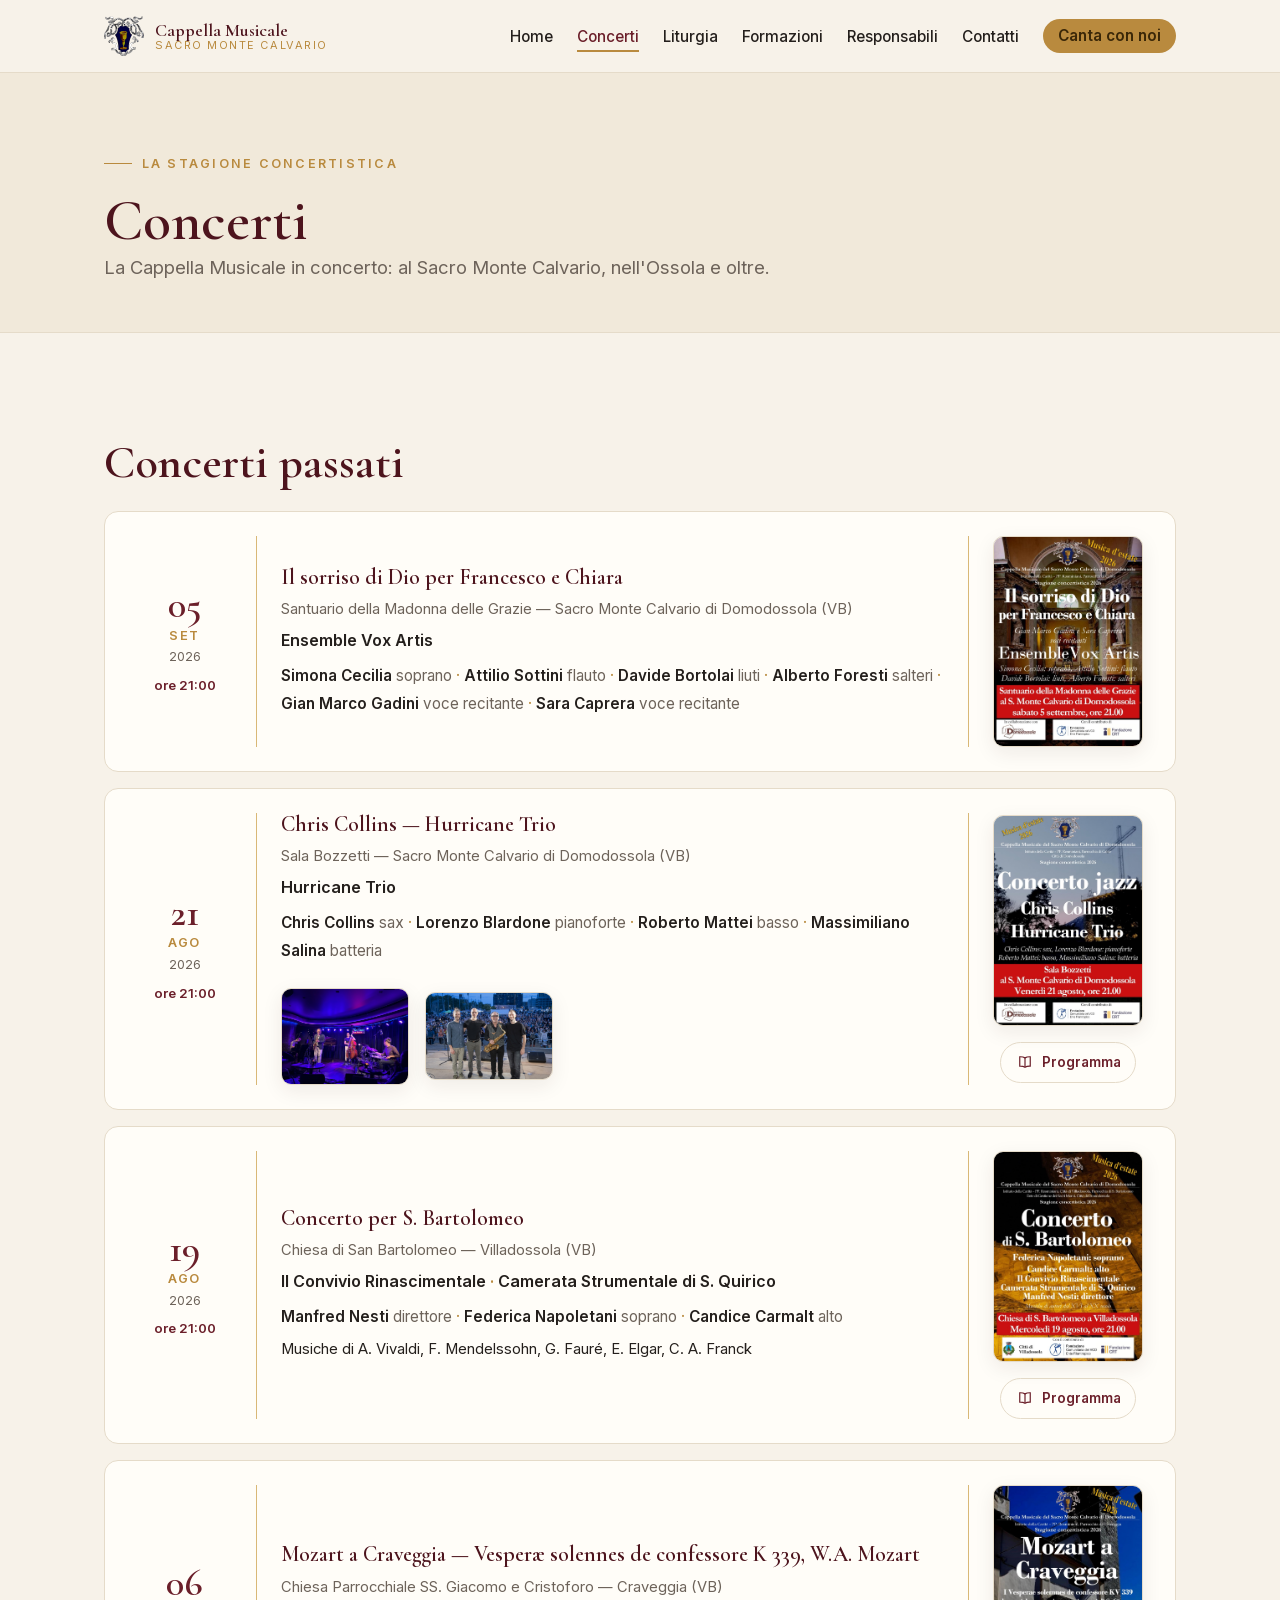
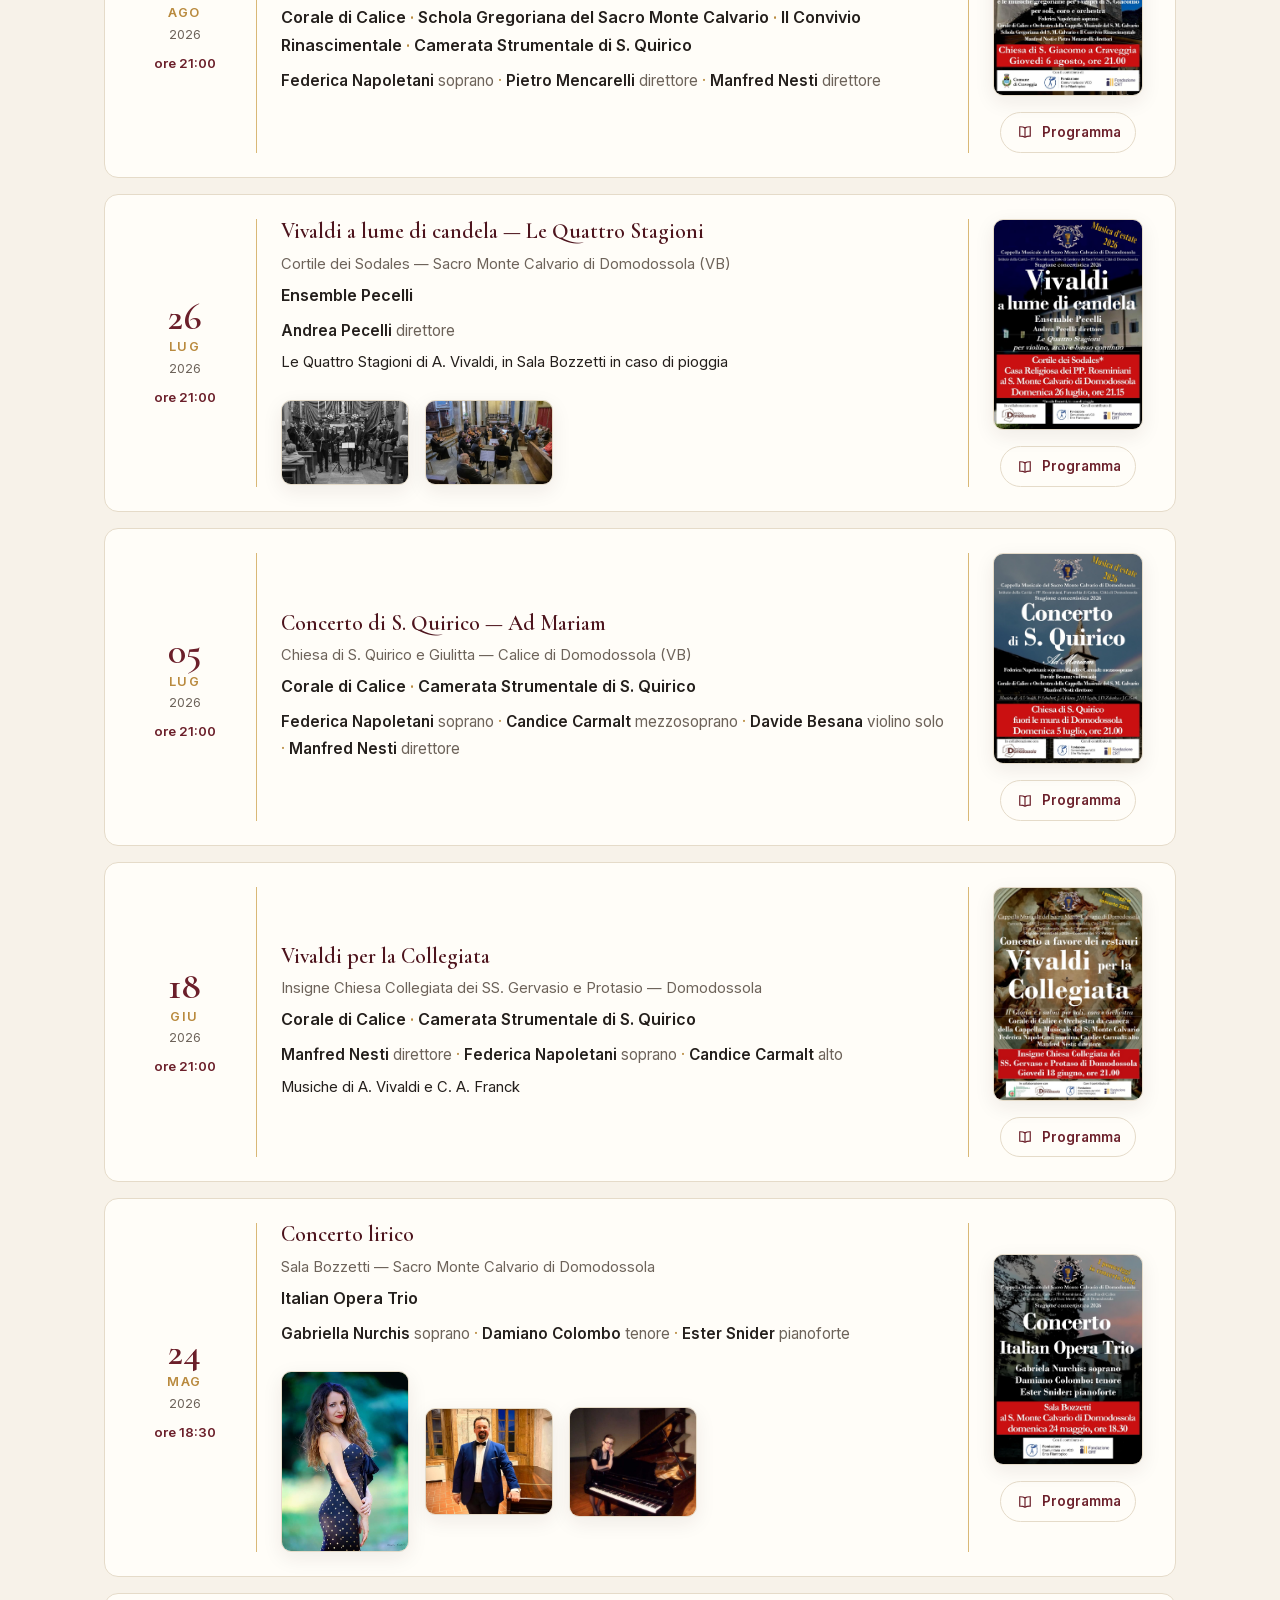
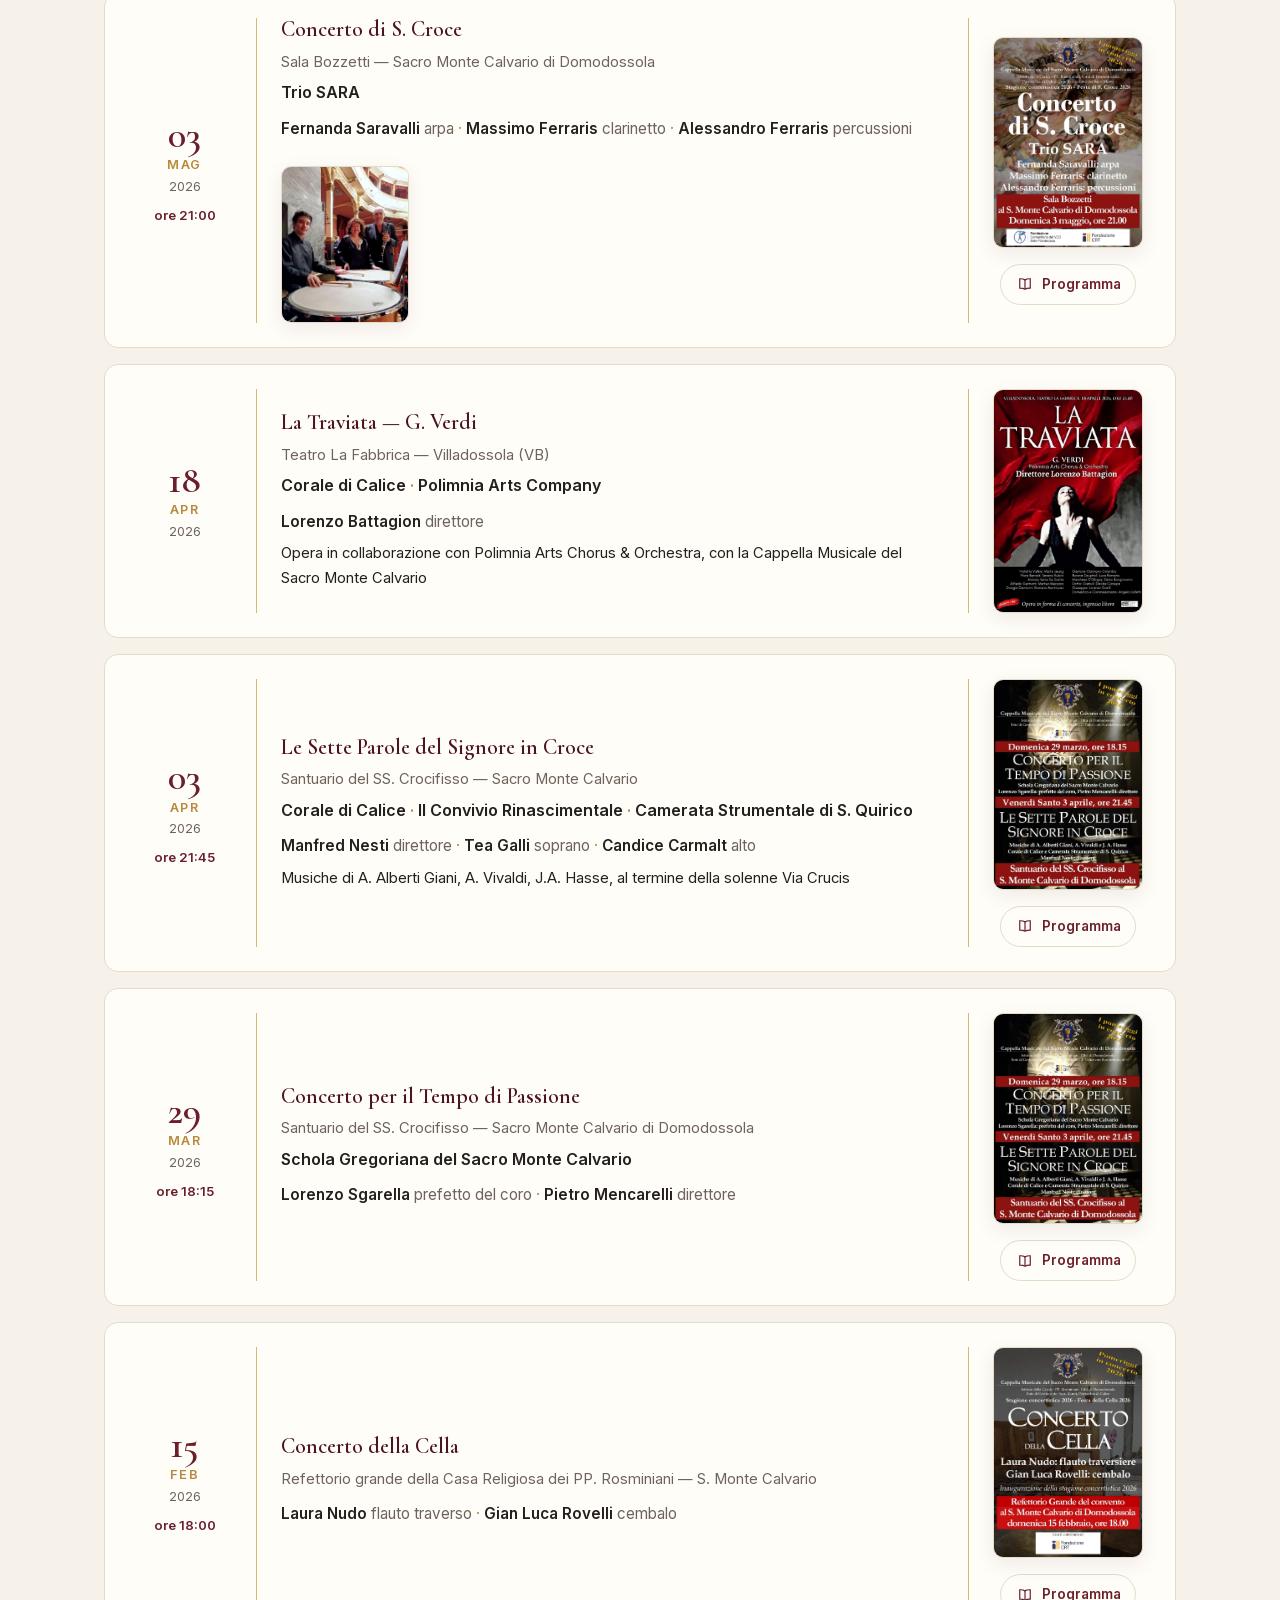
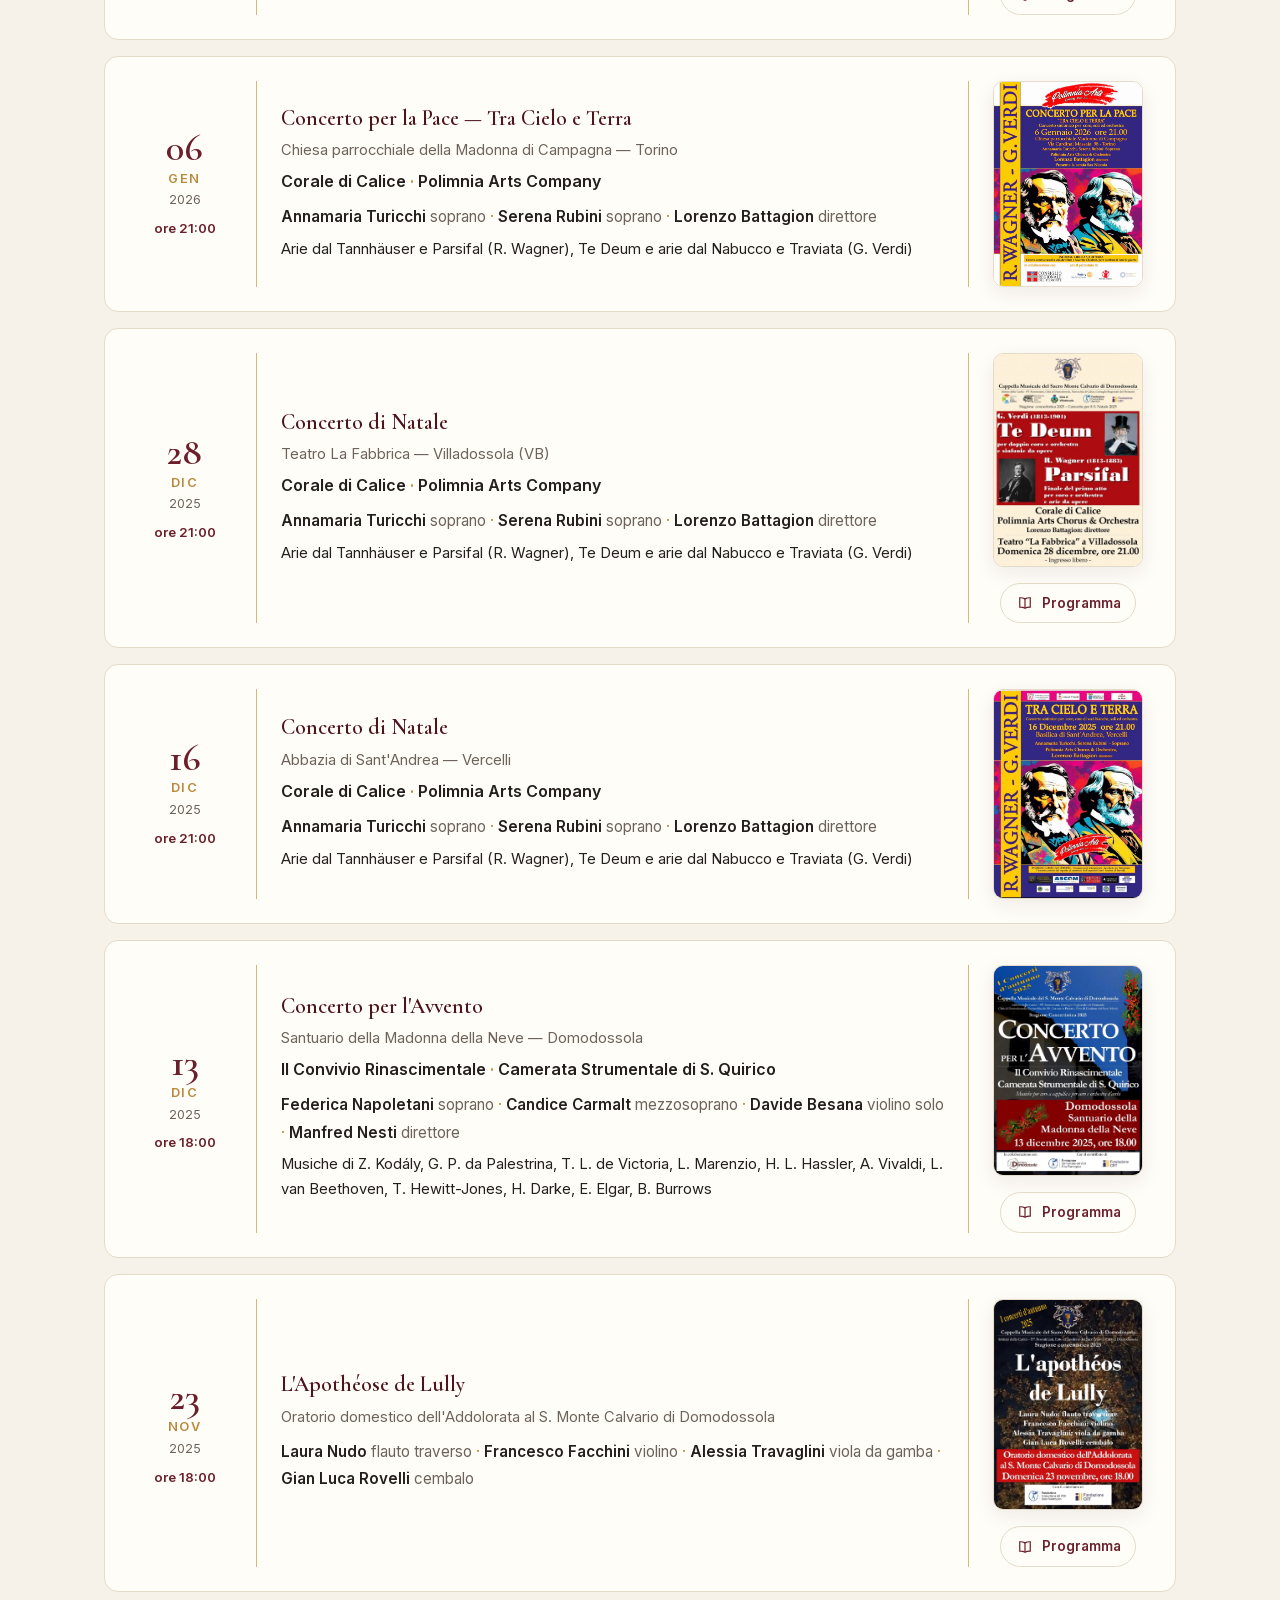
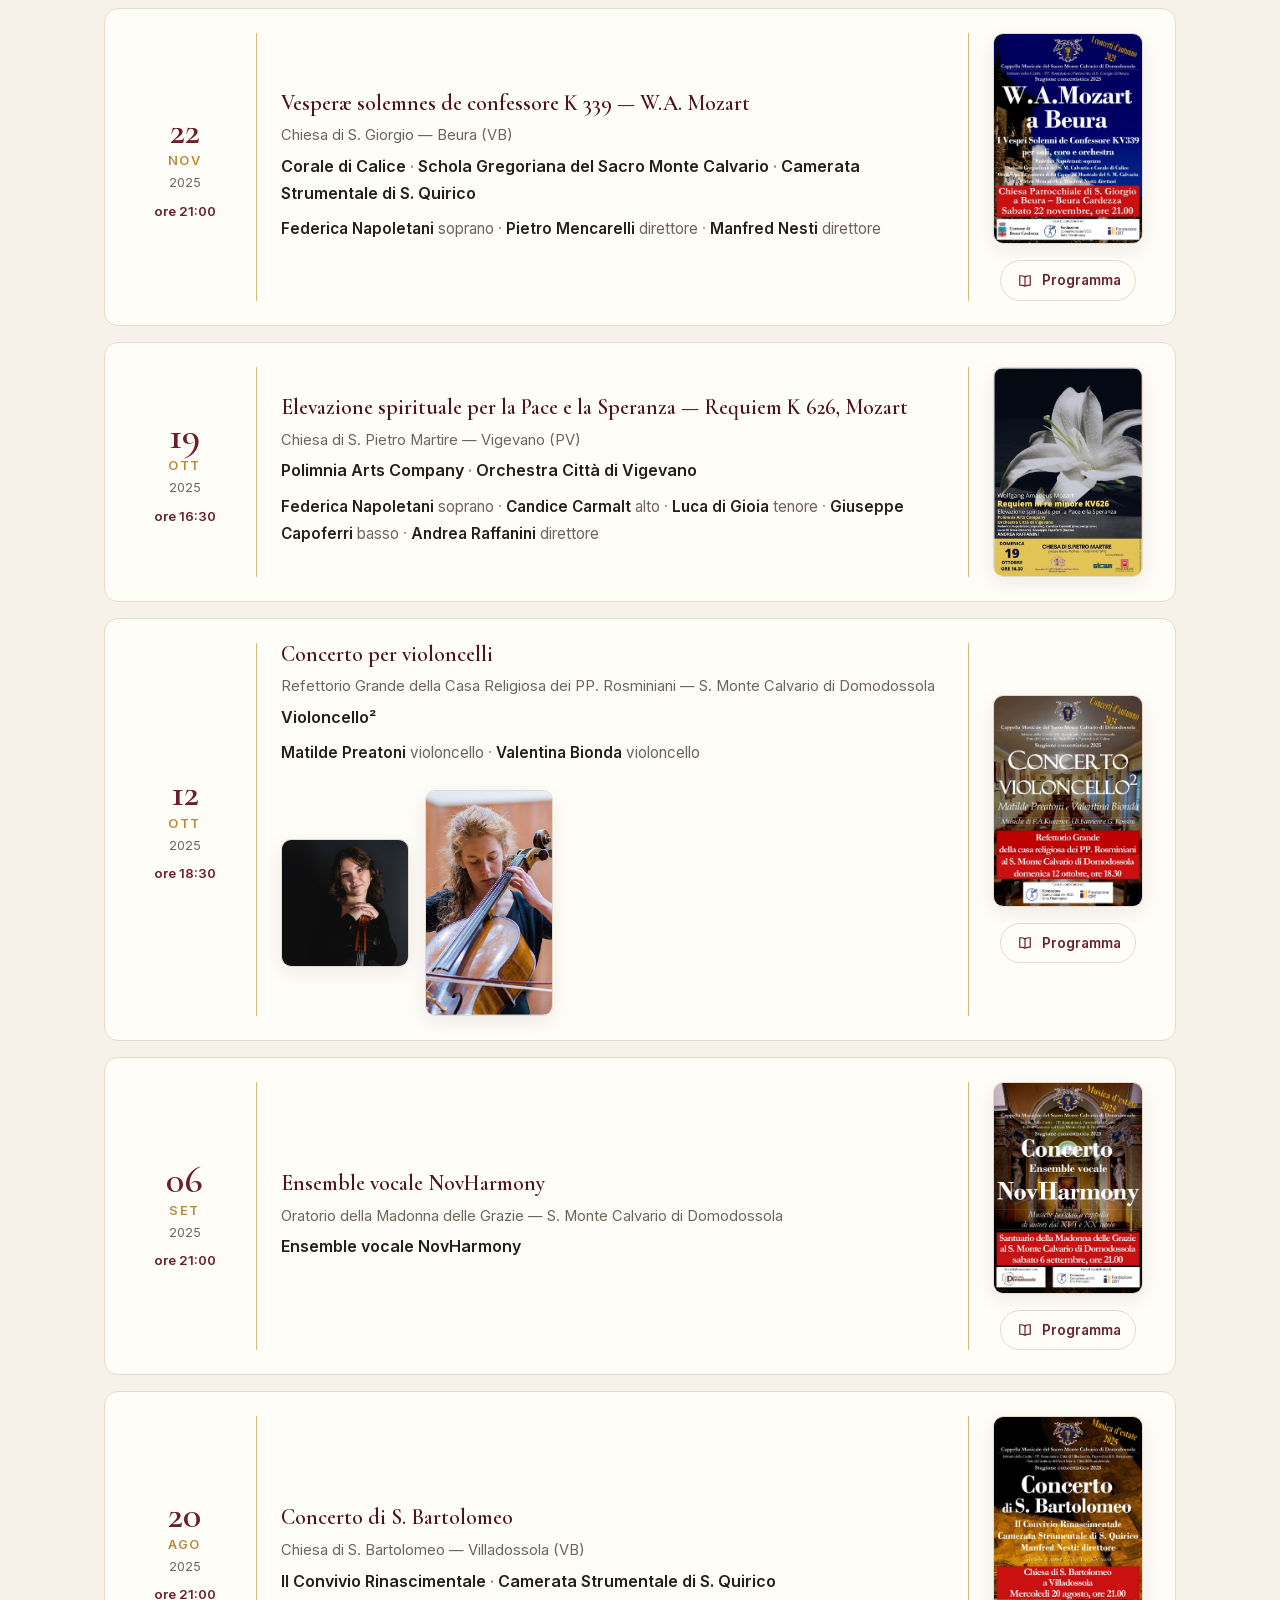
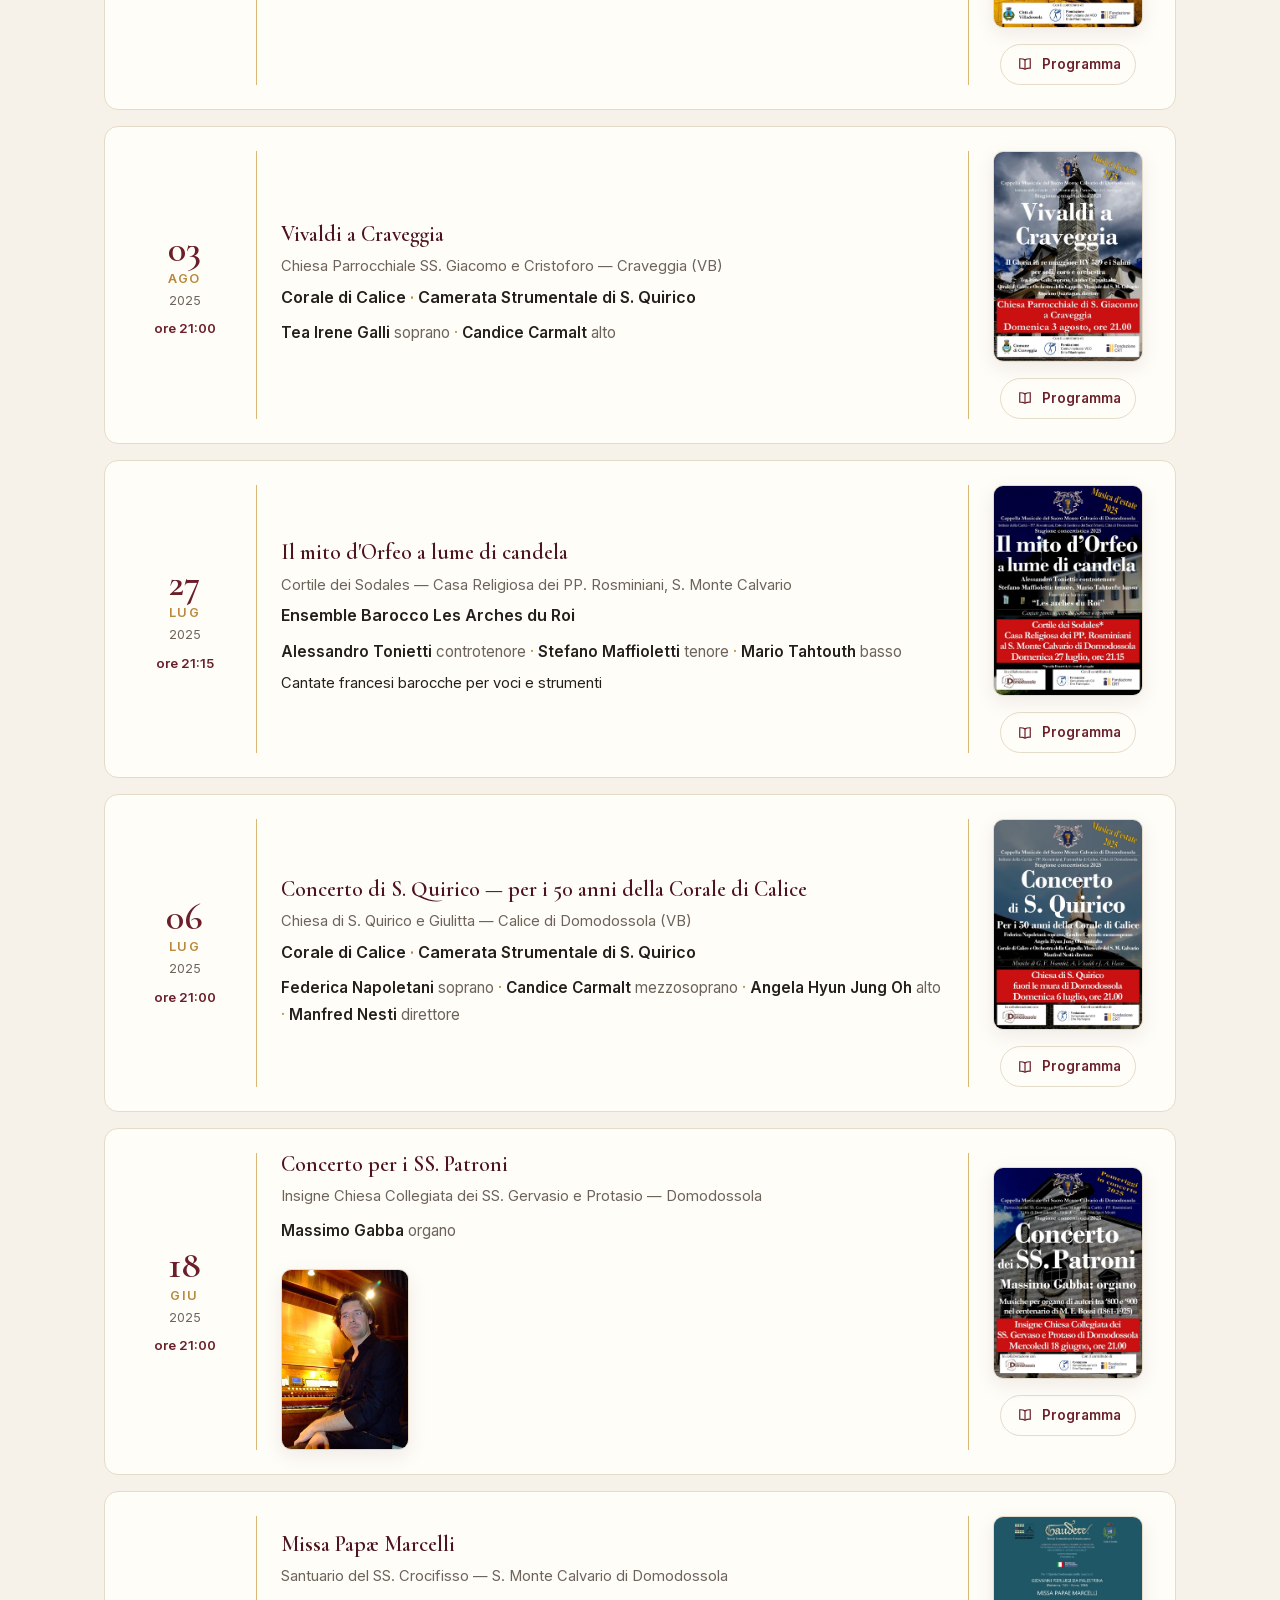
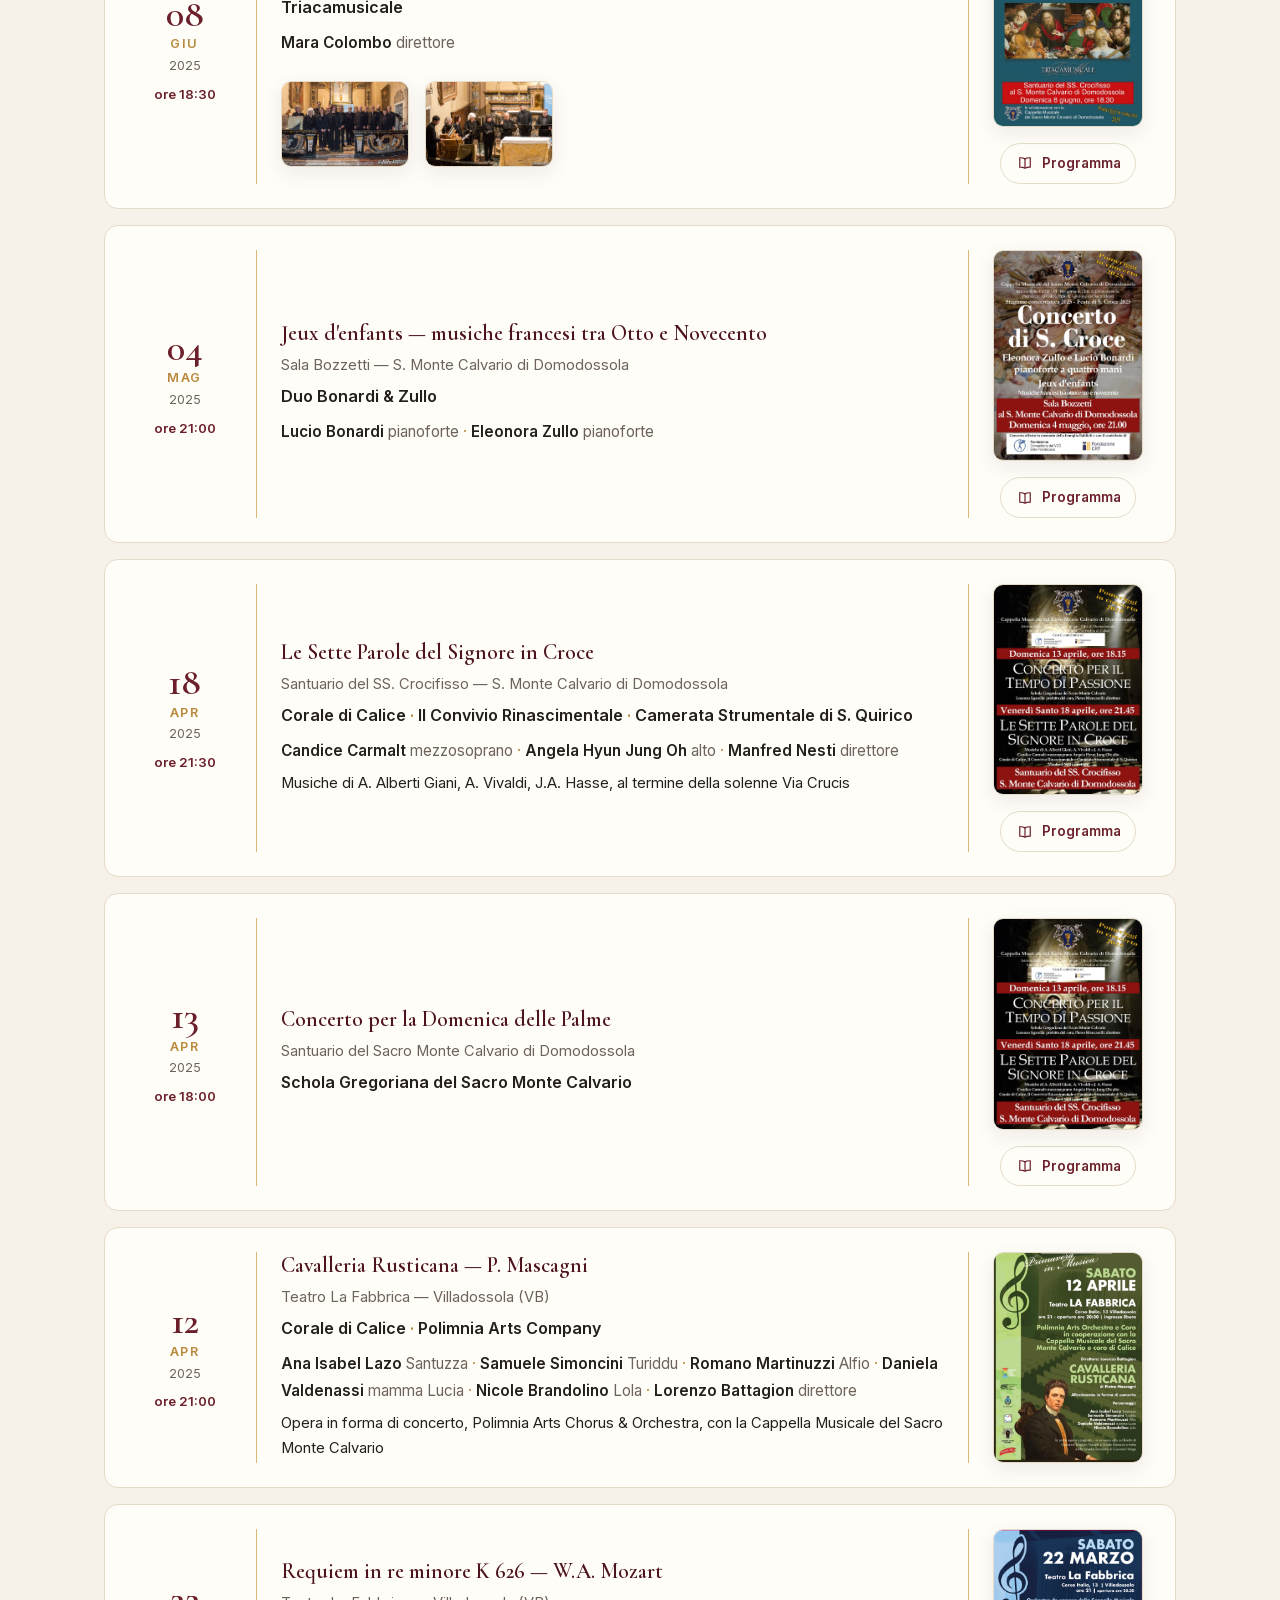
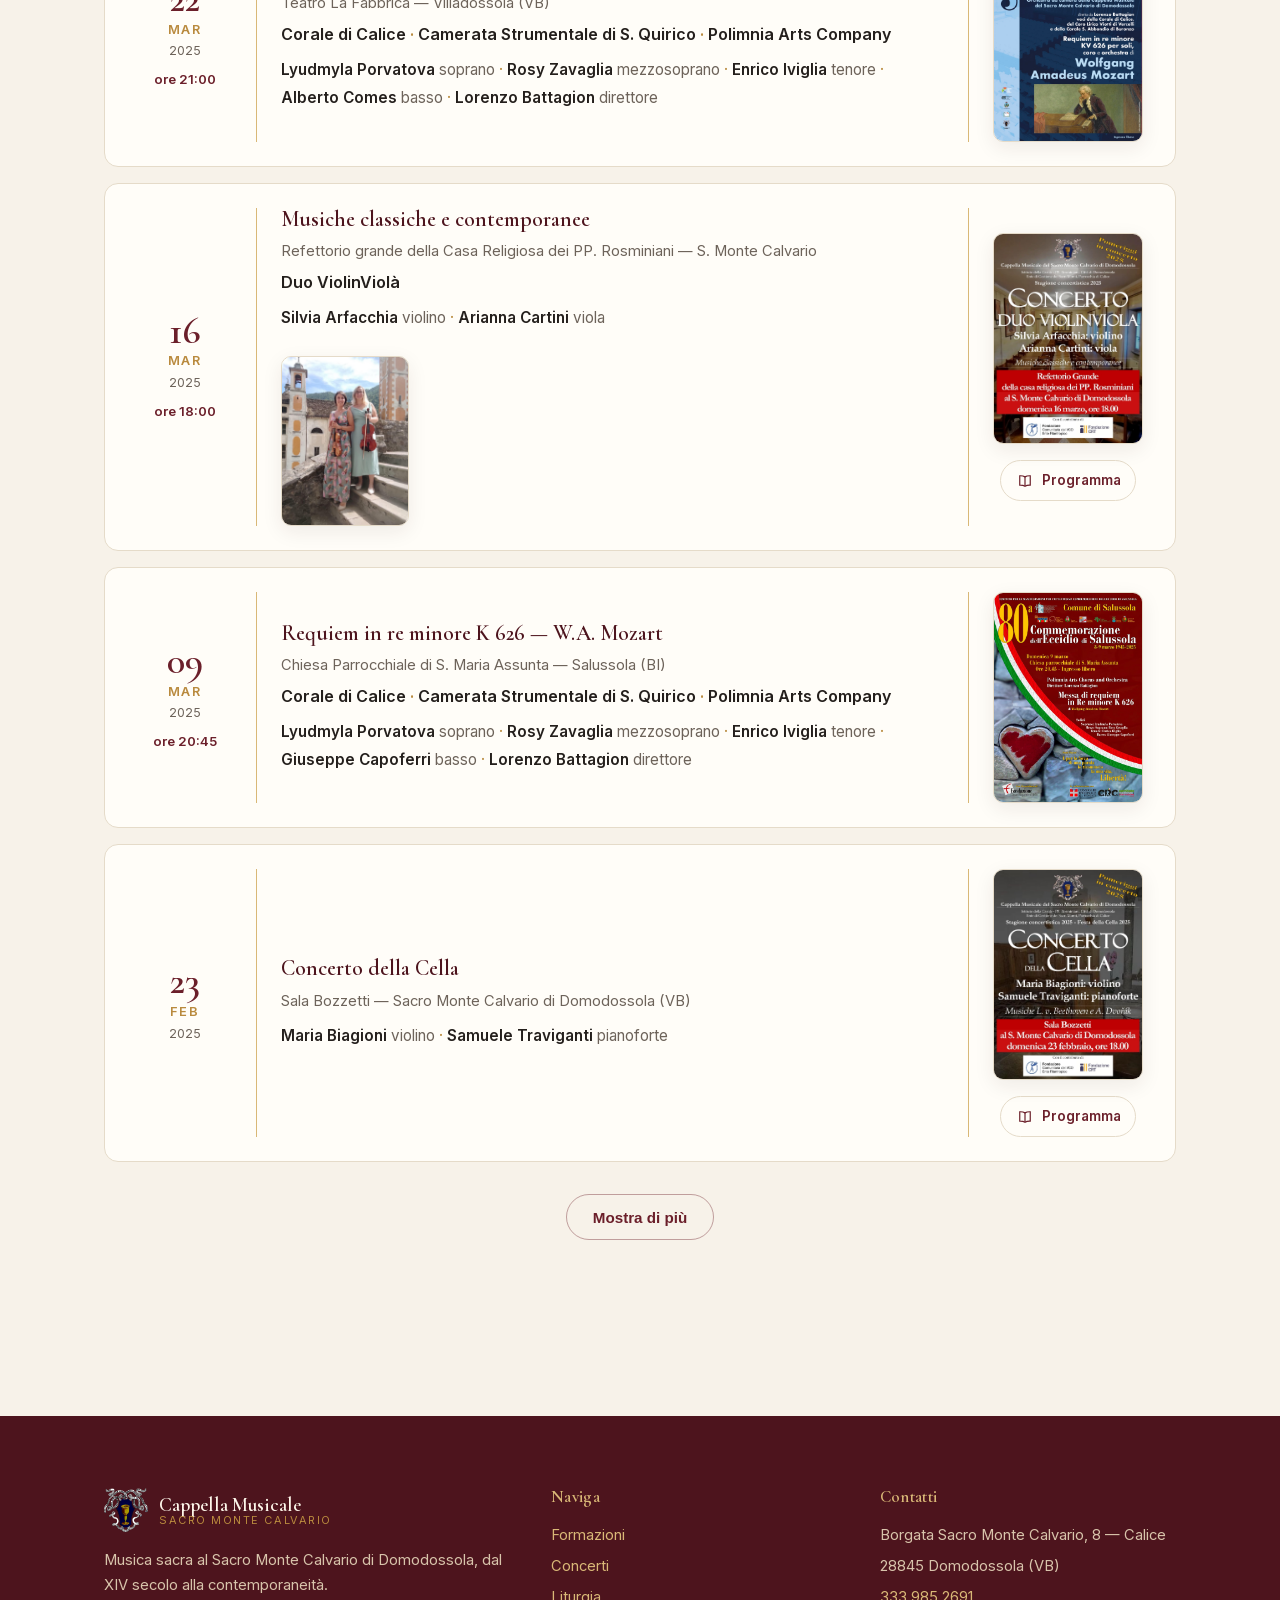
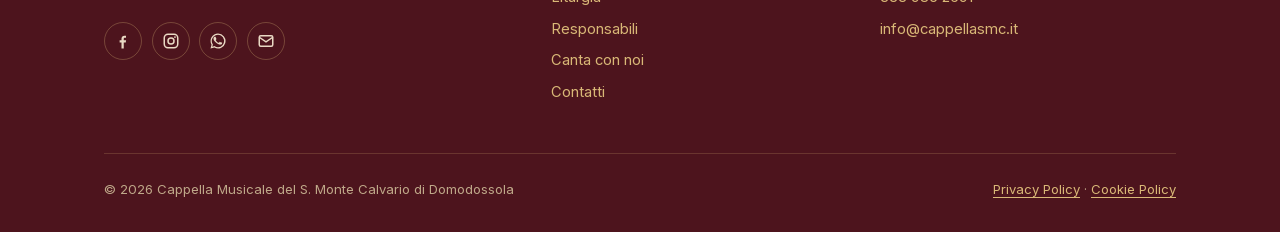
<file: concerti.html>
<!DOCTYPE html>
<html lang="it">
<head>
  <meta charset="UTF-8" />
  <meta name="viewport" content="width=device-width, initial-scale=1.0" />

  <title>Concerti — Cappella Musicale del Sacro Monte Calvario</title>
  <meta name="description" content="La stagione concertistica della Cappella Musicale del Sacro Monte Calvario: prossimi appuntamenti e archivio dei concerti al Santuario del SS. Crocifisso, alla Sala Bozzetti e nelle chiese dell'Ossola." />
  <link rel="canonical" href="https://cappellasmc.it/concerti" />

  <link rel="icon" type="image/png" href="assets/favicon.png" />
  <link rel="preload" href="assets/fonts/cormorant-garamond-latin.woff2" as="font" type="font/woff2" crossorigin />
  <link rel="preload" href="assets/fonts/inter-latin.woff2" as="font" type="font/woff2" crossorigin />
  <link rel="stylesheet" href="css/style.css" />
</head>

<body>
  <a class="skip-link" href="#main">Salta al contenuto</a>

  <header class="site-header">
    <div class="container">
      <nav class="nav" data-nav aria-label="Navigazione principale">
        <a class="brand" href="/">
          <img class="brand__mark" src="assets/logo.png" alt="" width="40" height="40" />
          <span class="brand__text">
            <span class="brand__name">Cappella Musicale</span>
            <span class="brand__sub">Sacro Monte Calvario</span>
          </span>
        </a>
        <button class="nav__toggle" data-nav-toggle aria-label="Apri il menu" aria-expanded="false">
          <svg viewBox="0 0 24 24" fill="none" stroke="currentColor" stroke-width="2"><path d="M3 6h18M3 12h18M3 18h18"/></svg>
        </button>
        <ul class="nav__links">
          <li><a href="/">Home</a></li>
          <li><a href="concerti" aria-current="page">Concerti</a></li>
          <li><a href="liturgia">Liturgia</a></li>
          <li><a href="formazioni">Formazioni</a></li>
          <li><a href="responsabili">Responsabili</a></li>
          <li><a href="/#contatti">Contatti</a></li>
          <li><a class="nav__cta" href="canta-con-noi">Canta con noi</a></li>
        </ul>
      </nav>
    </div>
  </header>

  <main id="main">
    <div class="page-hero">
      <div class="container">
        <span class="eyebrow">La stagione concertistica</span>
        <h1 class="title" style="font-size: clamp(2.4rem,5vw,3.6rem);">Concerti</h1>
        <p class="lead">La Cappella Musicale in concerto: al Sacro Monte Calvario, nell'Ossola e oltre.</p>
      </div>
    </div>

    <section class="section">
      <div class="container">
        <!-- L'agenda è generata da content/events.json — per aggiungere un concerto
             modifica quel file, non questo. -->
        <div id="ev-upcoming"></div>
        <div id="ev-archive"></div>
        <noscript>
          <p class="lead">Per visualizzare il calendario dei concerti occorre attivare JavaScript nel browser.</p>
        </noscript>
      </div>
    </section>
  </main>

  <footer class="site-footer">
    <div class="container">
      <div class="footer__grid">
        <div class="footer">
          <div class="footer__brand">
            <img class="brand__mark" src="assets/logo.png" alt="" width="44" height="44" />
            <span class="brand__text">
            <span class="brand__name">Cappella Musicale</span>
            <span class="brand__sub">Sacro Monte Calvario</span>
          </span>
          </div>
          <p>Musica sacra al Sacro Monte Calvario di Domodossola, dal XIV secolo alla contemporaneità.</p>
          <div class="social">
            <a href="https://www.facebook.com/cappellasmc" target="_blank" rel="noopener" aria-label="Facebook"><svg viewBox="0 0 24 24" fill="currentColor"><path d="M13 22v-8h2.7l.4-3H13V9.1c0-.9.3-1.5 1.6-1.5H16V5c-.3 0-1.2-.1-2.2-.1-2.2 0-3.8 1.4-3.8 3.9V11H7.5v3H10v8h3z"/></svg></a>
            <a href="https://www.instagram.com/cappellamusicalesmontecalvario/" target="_blank" rel="noopener" aria-label="Instagram"><svg viewBox="0 0 24 24" fill="none" stroke="currentColor" stroke-width="2"><rect x="3" y="3" width="18" height="18" rx="5"/><circle cx="12" cy="12" r="4"/><circle cx="17.3" cy="6.7" r="1.2" fill="currentColor" stroke="none"/></svg></a>
            <a href="https://wa.me/393339852691" target="_blank" rel="noopener" aria-label="WhatsApp"><svg viewBox="0 0 24 24" fill="currentColor"><path d="M12 2a10 10 0 0 0-8.6 15L2 22l5.1-1.3A10 10 0 1 0 12 2zm0 18.2c-1.5 0-3-.4-4.3-1.2l-.3-.2-3 .8.8-2.9-.2-.3A8.2 8.2 0 1 1 12 20.2zm4.7-6.1c-.3-.1-1.7-.8-1.9-.9-.3-.1-.5-.1-.7.1-.2.3-.7.9-.8 1-.2.2-.3.2-.6.1-.3-.1-1.2-.4-2.2-1.4-.8-.7-1.4-1.6-1.5-1.9-.2-.3 0-.4.1-.6l.4-.5c.1-.2.2-.3.3-.5.1-.2 0-.4 0-.5-.1-.1-.7-1.6-.9-2.2-.2-.6-.5-.5-.7-.5h-.5c-.2 0-.5.1-.7.3-.3.3-1 .9-1 2.3s1 2.7 1.1 2.9c.1.2 2 3.1 4.9 4.3.7.3 1.2.5 1.6.6.7.2 1.3.2 1.8.1.6-.1 1.7-.7 1.9-1.3.2-.7.2-1.2.2-1.3-.1-.2-.3-.2-.6-.4z"/></svg></a>
            <a href="mailto:info@cappellasmc.it" aria-label="Email"><svg viewBox="0 0 24 24" fill="none" stroke="currentColor" stroke-width="2"><rect x="3" y="5" width="18" height="14" rx="2"/><path d="m3 7 9 6 9-6"/></svg></a>
          </div>
        </div>
        <div class="footer">
          <h4>Naviga</h4>
          <ul>
            <li><a href="formazioni">Formazioni</a></li>
            <li><a href="concerti">Concerti</a></li>
            <li><a href="liturgia">Liturgia</a></li>
            <li><a href="responsabili">Responsabili</a></li>
            <li><a href="canta-con-noi">Canta con noi</a></li>
            <li><a href="/#contatti">Contatti</a></li>
          </ul>
        </div>
        <div class="footer">
          <h4>Contatti</h4>
          <ul>
            <li>Borgata Sacro Monte Calvario, 8 — Calice</li>
            <li>28845 Domodossola (VB)</li>
            <li><a href="tel:+393339852691">333 985 2691</a></li>
            <li><a href="mailto:info@cappellasmc.it">info@cappellasmc.it</a></li>
          </ul>
        </div>
      </div>
      <div class="footer__bottom">
        <span>© <span id="year">2026</span> Cappella Musicale del S. Monte Calvario di Domodossola</span>
        <span><a href="privacy">Privacy Policy</a> · <a href="cookie-policy">Cookie Policy</a></span>
      </div>
    </div>
  </footer>
  <script src="js/events-render.js" defer></script>
  <script src="js/main.js" defer></script>
</body>
</html>
</file>
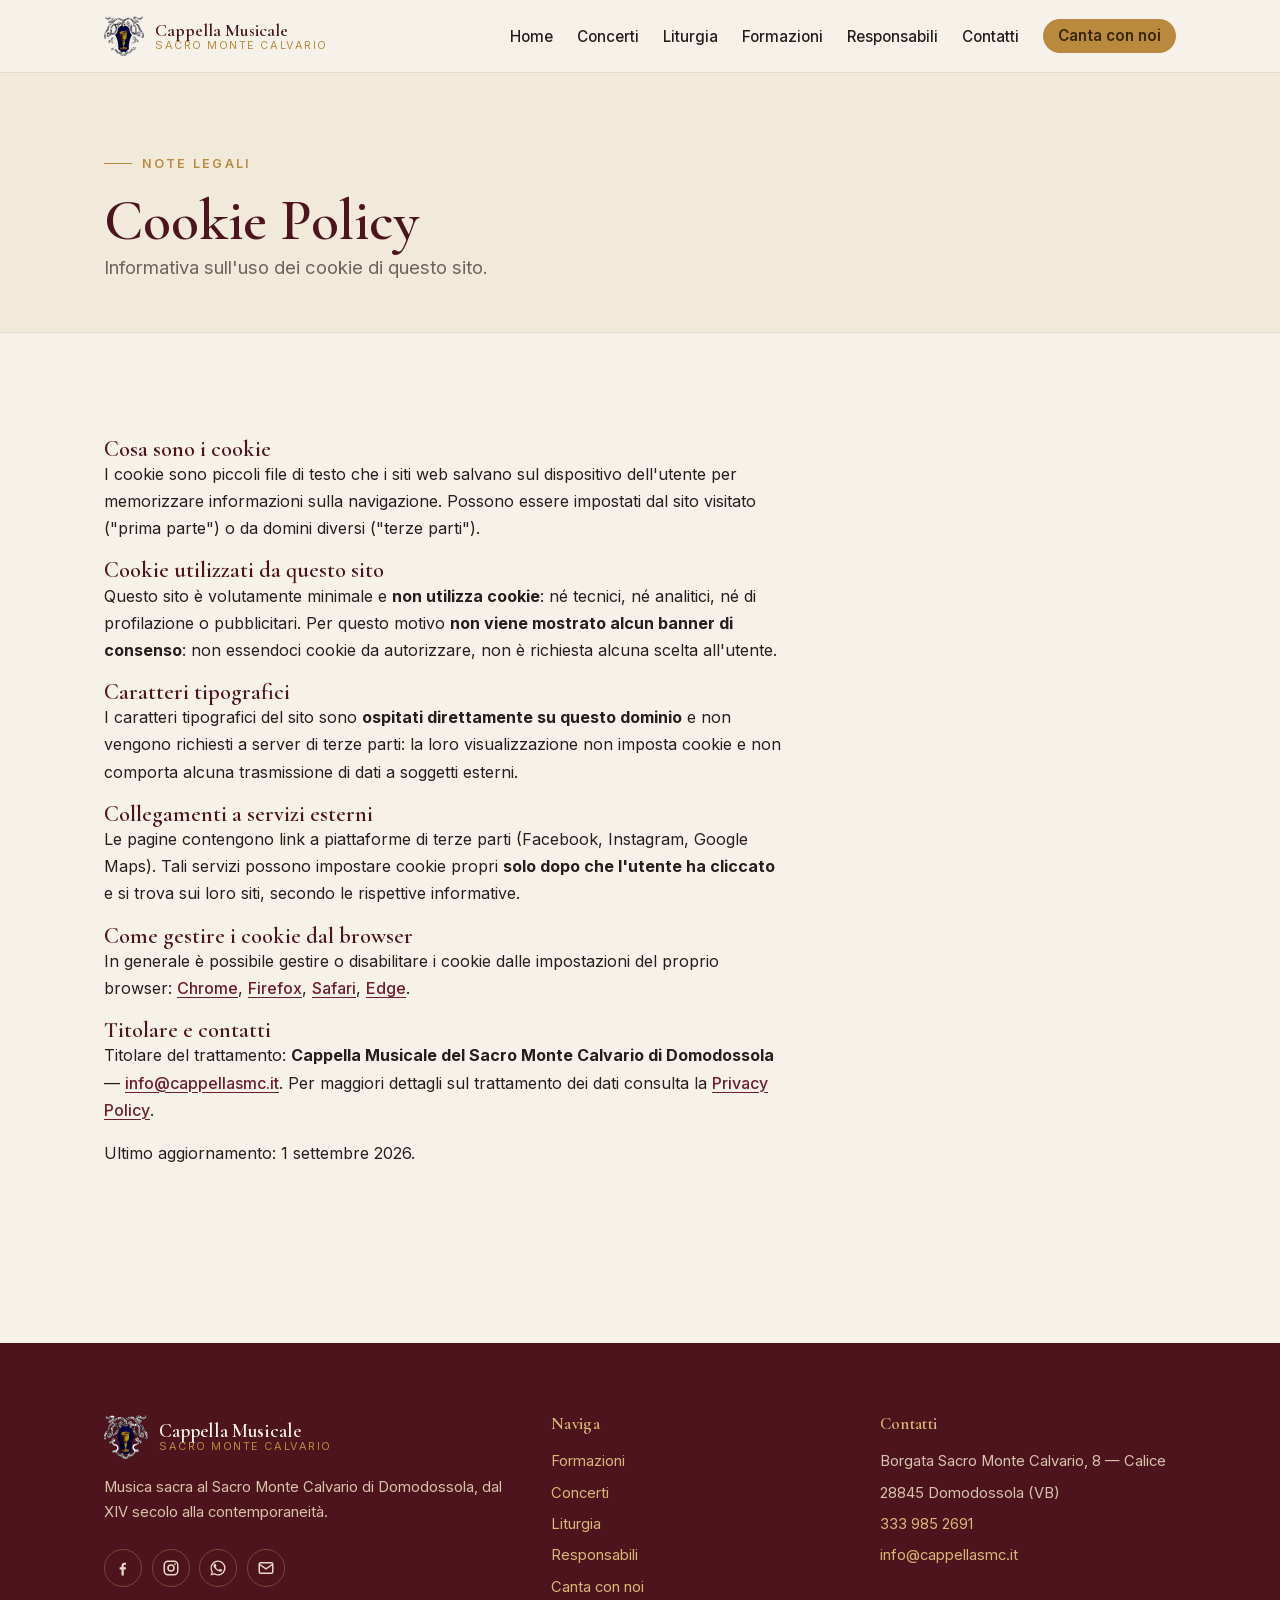
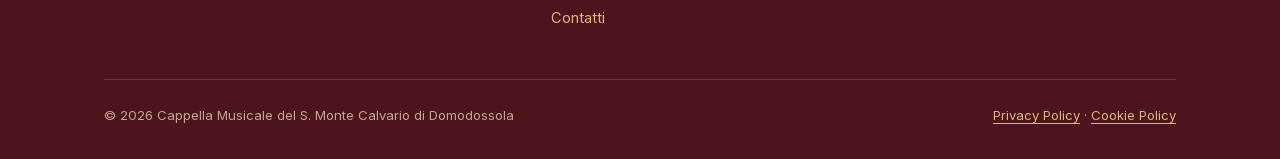
<file: cookie-policy.html>
<!DOCTYPE html>
<html lang="it">
<head>
  <meta charset="UTF-8" />
  <meta name="viewport" content="width=device-width, initial-scale=1.0" />

  <title>Cookie Policy — Cappella Musicale del Sacro Monte Calvario</title>
  <meta name="description" content="Informativa sull'uso dei cookie del sito della Cappella Musicale del Sacro Monte Calvario." />
  <meta name="robots" content="noindex, follow" />
  <link rel="canonical" href="https://cappellasmc.it/cookie-policy" />

  <link rel="icon" type="image/png" href="assets/favicon.png" />
  <link rel="preload" href="assets/fonts/cormorant-garamond-latin.woff2" as="font" type="font/woff2" crossorigin />
  <link rel="preload" href="assets/fonts/inter-latin.woff2" as="font" type="font/woff2" crossorigin />
  <link rel="stylesheet" href="css/style.css" />
</head>

<body>
  <a class="skip-link" href="#main">Salta al contenuto</a>

  <header class="site-header">
    <div class="container">
      <nav class="nav" data-nav aria-label="Navigazione principale">
        <a class="brand" href="/">
          <img class="brand__mark" src="assets/logo.png" alt="" width="40" height="40" />
          <span class="brand__text">
            <span class="brand__name">Cappella Musicale</span>
            <span class="brand__sub">Sacro Monte Calvario</span>
          </span>
        </a>
        <button class="nav__toggle" data-nav-toggle aria-label="Apri il menu" aria-expanded="false">
          <svg viewBox="0 0 24 24" fill="none" stroke="currentColor" stroke-width="2"><path d="M3 6h18M3 12h18M3 18h18"/></svg>
        </button>
        <ul class="nav__links">
          <li><a href="/">Home</a></li>
          <li><a href="concerti">Concerti</a></li>
          <li><a href="liturgia">Liturgia</a></li>
          <li><a href="formazioni">Formazioni</a></li>
          <li><a href="responsabili">Responsabili</a></li>
          <li><a href="/#contatti">Contatti</a></li>
          <li><a class="nav__cta" href="canta-con-noi">Canta con noi</a></li>
        </ul>
      </nav>
    </div>
  </header>

  <main id="main">
    <div class="page-hero">
      <div class="container">
        <span class="eyebrow">Note legali</span>
        <h1 class="title" style="font-size: clamp(2.4rem,5vw,3.6rem);">Cookie Policy</h1>
        <p class="lead">Informativa sull'uso dei cookie di questo sito.</p>
      </div>
    </div>

    <section class="section">
      <div class="container prose">
        <h3>Cosa sono i cookie</h3>
        <p>I cookie sono piccoli file di testo che i siti web salvano sul dispositivo dell'utente per memorizzare informazioni sulla navigazione. Possono essere impostati dal sito visitato ("prima parte") o da domini diversi ("terze parti").</p>

        <h3>Cookie utilizzati da questo sito</h3>
        <p>Questo sito è volutamente minimale e <strong>non utilizza cookie</strong>: né tecnici, né analitici, né di profilazione o pubblicitari. Per questo motivo <strong>non viene mostrato alcun banner di consenso</strong>: non essendoci cookie da autorizzare, non è richiesta alcuna scelta all'utente.</p>

        <h3>Caratteri tipografici</h3>
        <p>I caratteri tipografici del sito sono <strong>ospitati direttamente su questo dominio</strong> e non vengono richiesti a server di terze parti: la loro visualizzazione non imposta cookie e non comporta alcuna trasmissione di dati a soggetti esterni.</p>

        <h3>Collegamenti a servizi esterni</h3>
        <p>Le pagine contengono link a piattaforme di terze parti (Facebook, Instagram, Google Maps). Tali servizi possono impostare cookie propri <strong>solo dopo che l'utente ha cliccato</strong> e si trova sui loro siti, secondo le rispettive informative.</p>

        <h3>Come gestire i cookie dal browser</h3>
        <p>In generale è possibile gestire o disabilitare i cookie dalle impostazioni del proprio browser:
          <a href="https://support.google.com/chrome/answer/95647?hl=it" target="_blank" rel="noopener">Chrome</a>,
          <a href="https://support.mozilla.org/it/kb/Attivare%20e%20disattivare%20i%20cookie" target="_blank" rel="noopener">Firefox</a>,
          <a href="https://support.apple.com/it-it/guide/safari/sfri11471/mac" target="_blank" rel="noopener">Safari</a>,
          <a href="https://support.microsoft.com/it-it/microsoft-edge" target="_blank" rel="noopener">Edge</a>.
        </p>

        <h3>Titolare e contatti</h3>
        <p>Titolare del trattamento: <strong>Cappella Musicale del Sacro Monte Calvario di Domodossola</strong> — <a href="mailto:info@cappellasmc.it">info@cappellasmc.it</a>. Per maggiori dettagli sul trattamento dei dati consulta la <a href="privacy">Privacy Policy</a>.</p>
        <p>Ultimo aggiornamento: 1 settembre 2026.</p>
      </div>
    </section>
  </main>

  <footer class="site-footer">
    <div class="container">
      <div class="footer__grid">
        <div class="footer">
          <div class="footer__brand">
            <img class="brand__mark" src="assets/logo.png" alt="" width="44" height="44" />
            <span class="brand__text">
            <span class="brand__name">Cappella Musicale</span>
            <span class="brand__sub">Sacro Monte Calvario</span>
          </span>
          </div>
          <p>Musica sacra al Sacro Monte Calvario di Domodossola, dal XIV secolo alla contemporaneità.</p>
          <div class="social">
            <a href="https://www.facebook.com/cappellasmc" target="_blank" rel="noopener" aria-label="Facebook"><svg viewBox="0 0 24 24" fill="currentColor"><path d="M13 22v-8h2.7l.4-3H13V9.1c0-.9.3-1.5 1.6-1.5H16V5c-.3 0-1.2-.1-2.2-.1-2.2 0-3.8 1.4-3.8 3.9V11H7.5v3H10v8h3z"/></svg></a>
            <a href="https://www.instagram.com/cappellamusicalesmontecalvario/" target="_blank" rel="noopener" aria-label="Instagram"><svg viewBox="0 0 24 24" fill="none" stroke="currentColor" stroke-width="2"><rect x="3" y="3" width="18" height="18" rx="5"/><circle cx="12" cy="12" r="4"/><circle cx="17.3" cy="6.7" r="1.2" fill="currentColor" stroke="none"/></svg></a>
            <a href="https://wa.me/393339852691" target="_blank" rel="noopener" aria-label="WhatsApp"><svg viewBox="0 0 24 24" fill="currentColor"><path d="M12 2a10 10 0 0 0-8.6 15L2 22l5.1-1.3A10 10 0 1 0 12 2zm0 18.2c-1.5 0-3-.4-4.3-1.2l-.3-.2-3 .8.8-2.9-.2-.3A8.2 8.2 0 1 1 12 20.2zm4.7-6.1c-.3-.1-1.7-.8-1.9-.9-.3-.1-.5-.1-.7.1-.2.3-.7.9-.8 1-.2.2-.3.2-.6.1-.3-.1-1.2-.4-2.2-1.4-.8-.7-1.4-1.6-1.5-1.9-.2-.3 0-.4.1-.6l.4-.5c.1-.2.2-.3.3-.5.1-.2 0-.4 0-.5-.1-.1-.7-1.6-.9-2.2-.2-.6-.5-.5-.7-.5h-.5c-.2 0-.5.1-.7.3-.3.3-1 .9-1 2.3s1 2.7 1.1 2.9c.1.2 2 3.1 4.9 4.3.7.3 1.2.5 1.6.6.7.2 1.3.2 1.8.1.6-.1 1.7-.7 1.9-1.3.2-.7.2-1.2.2-1.3-.1-.2-.3-.2-.6-.4z"/></svg></a>
            <a href="mailto:info@cappellasmc.it" aria-label="Email"><svg viewBox="0 0 24 24" fill="none" stroke="currentColor" stroke-width="2"><rect x="3" y="5" width="18" height="14" rx="2"/><path d="m3 7 9 6 9-6"/></svg></a>
          </div>
        </div>
        <div class="footer">
          <h4>Naviga</h4>
          <ul>
            <li><a href="formazioni">Formazioni</a></li>
            <li><a href="concerti">Concerti</a></li>
            <li><a href="liturgia">Liturgia</a></li>
            <li><a href="responsabili">Responsabili</a></li>
            <li><a href="canta-con-noi">Canta con noi</a></li>
            <li><a href="/#contatti">Contatti</a></li>
          </ul>
        </div>
        <div class="footer">
          <h4>Contatti</h4>
          <ul>
            <li>Borgata Sacro Monte Calvario, 8 — Calice</li>
            <li>28845 Domodossola (VB)</li>
            <li><a href="tel:+393339852691">333 985 2691</a></li>
            <li><a href="mailto:info@cappellasmc.it">info@cappellasmc.it</a></li>
          </ul>
        </div>
      </div>
      <div class="footer__bottom">
        <span>© <span id="year">2026</span> Cappella Musicale del S. Monte Calvario di Domodossola</span>
        <span><a href="privacy">Privacy Policy</a> · <a href="cookie-policy">Cookie Policy</a></span>
      </div>
    </div>
  </footer>

  <script src="js/main.js" defer></script>
</body>
</html>
</file>
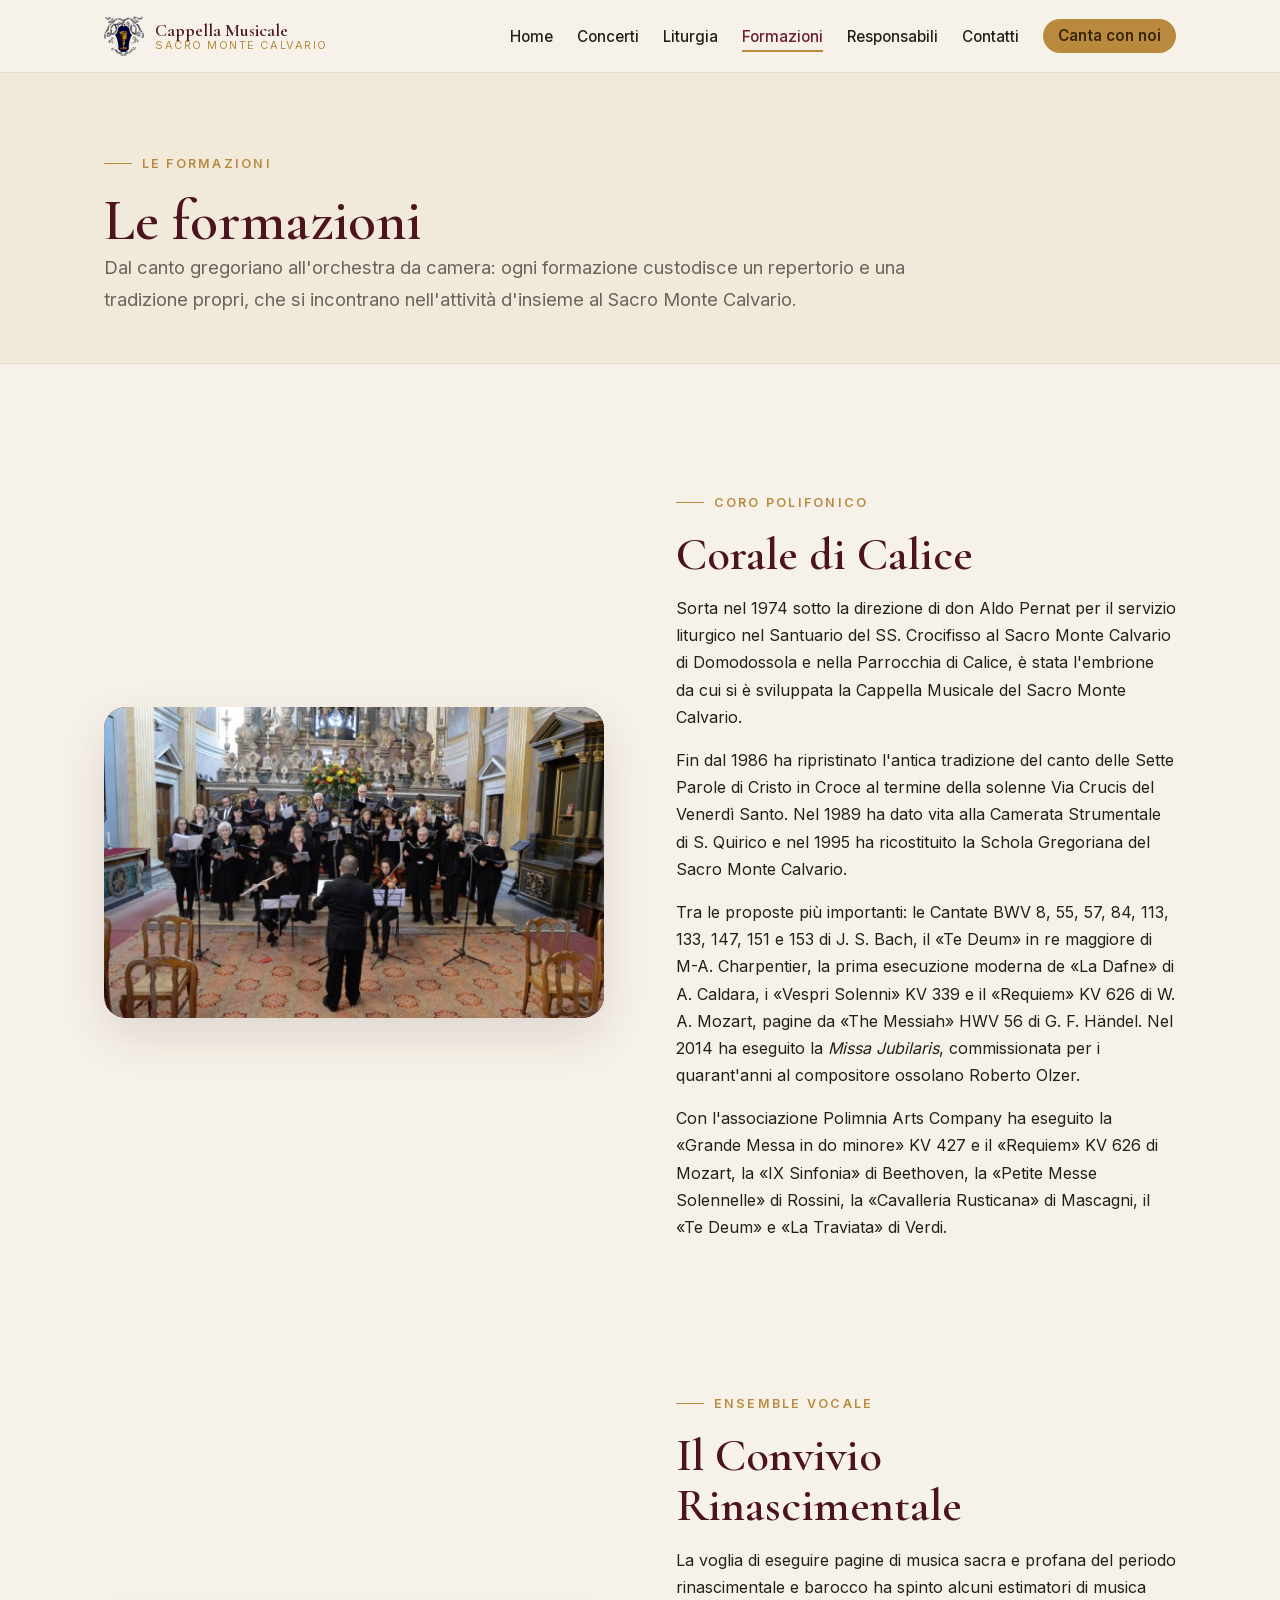
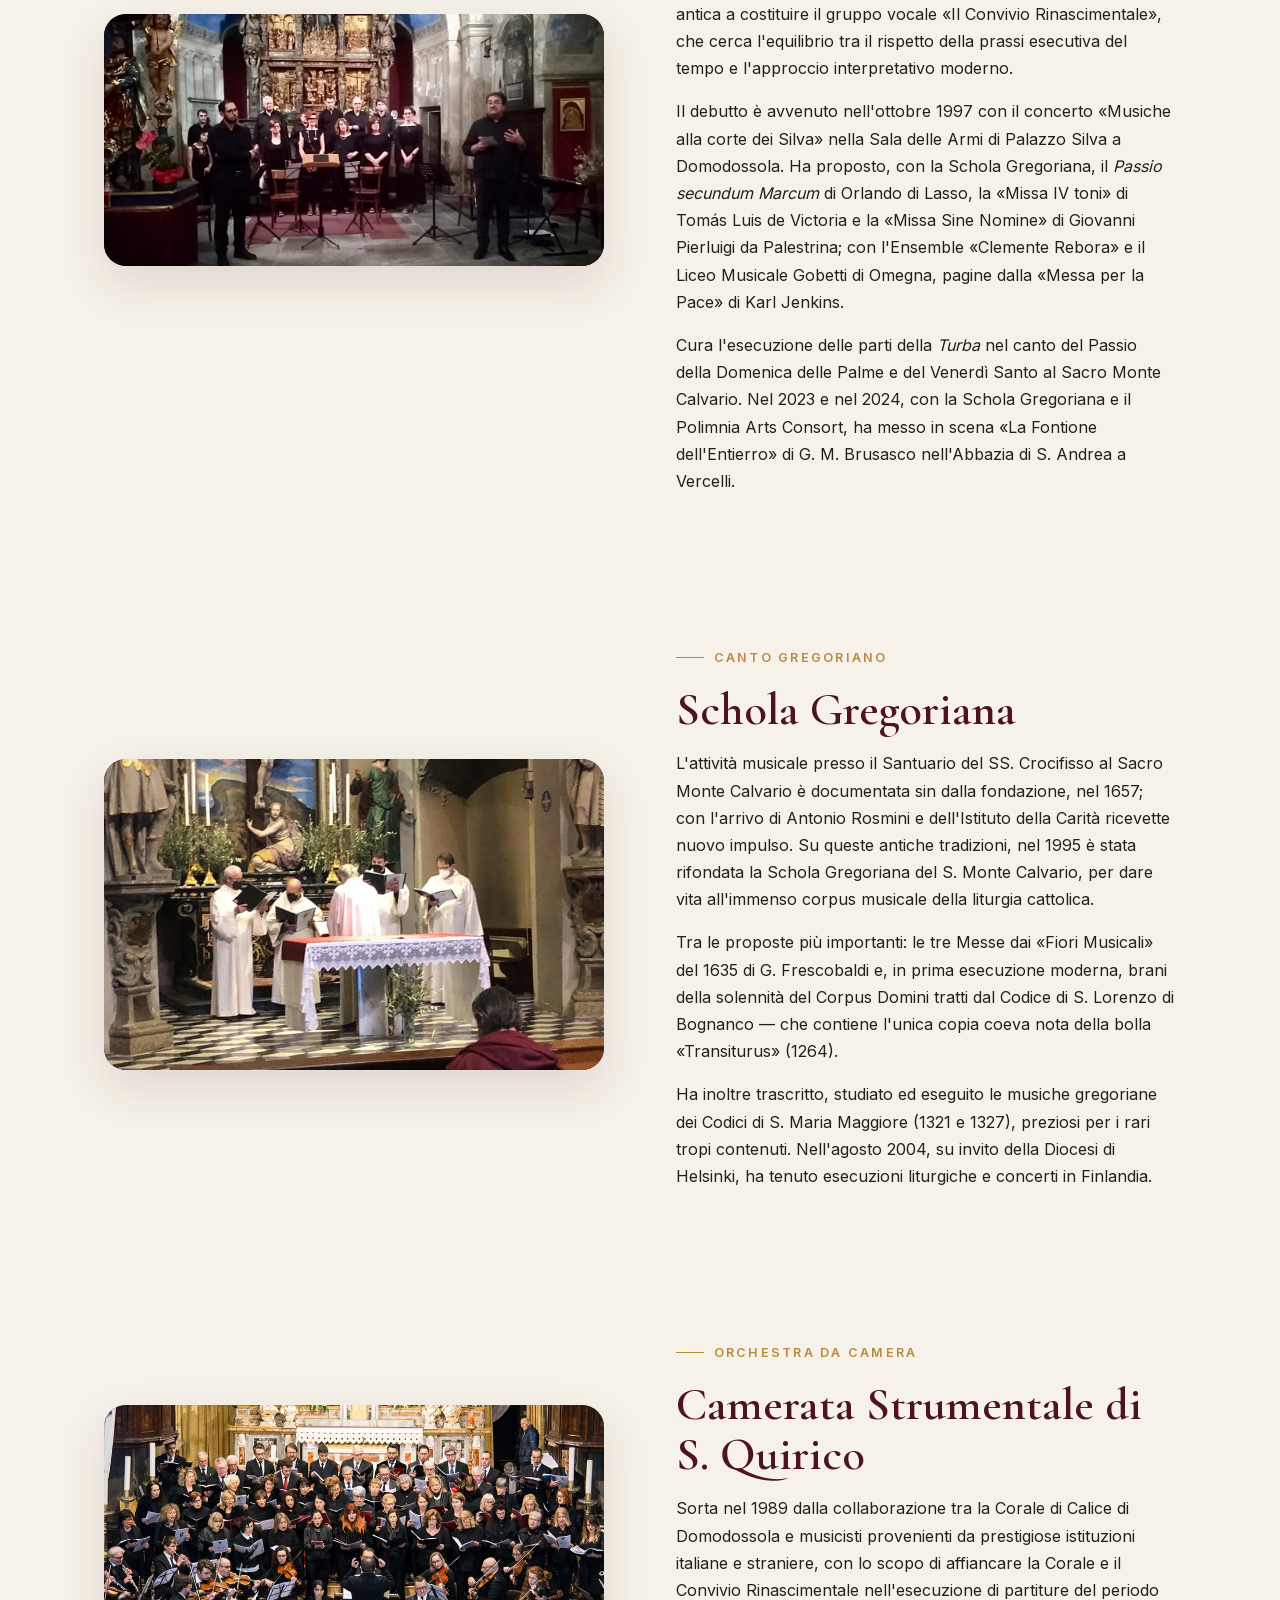
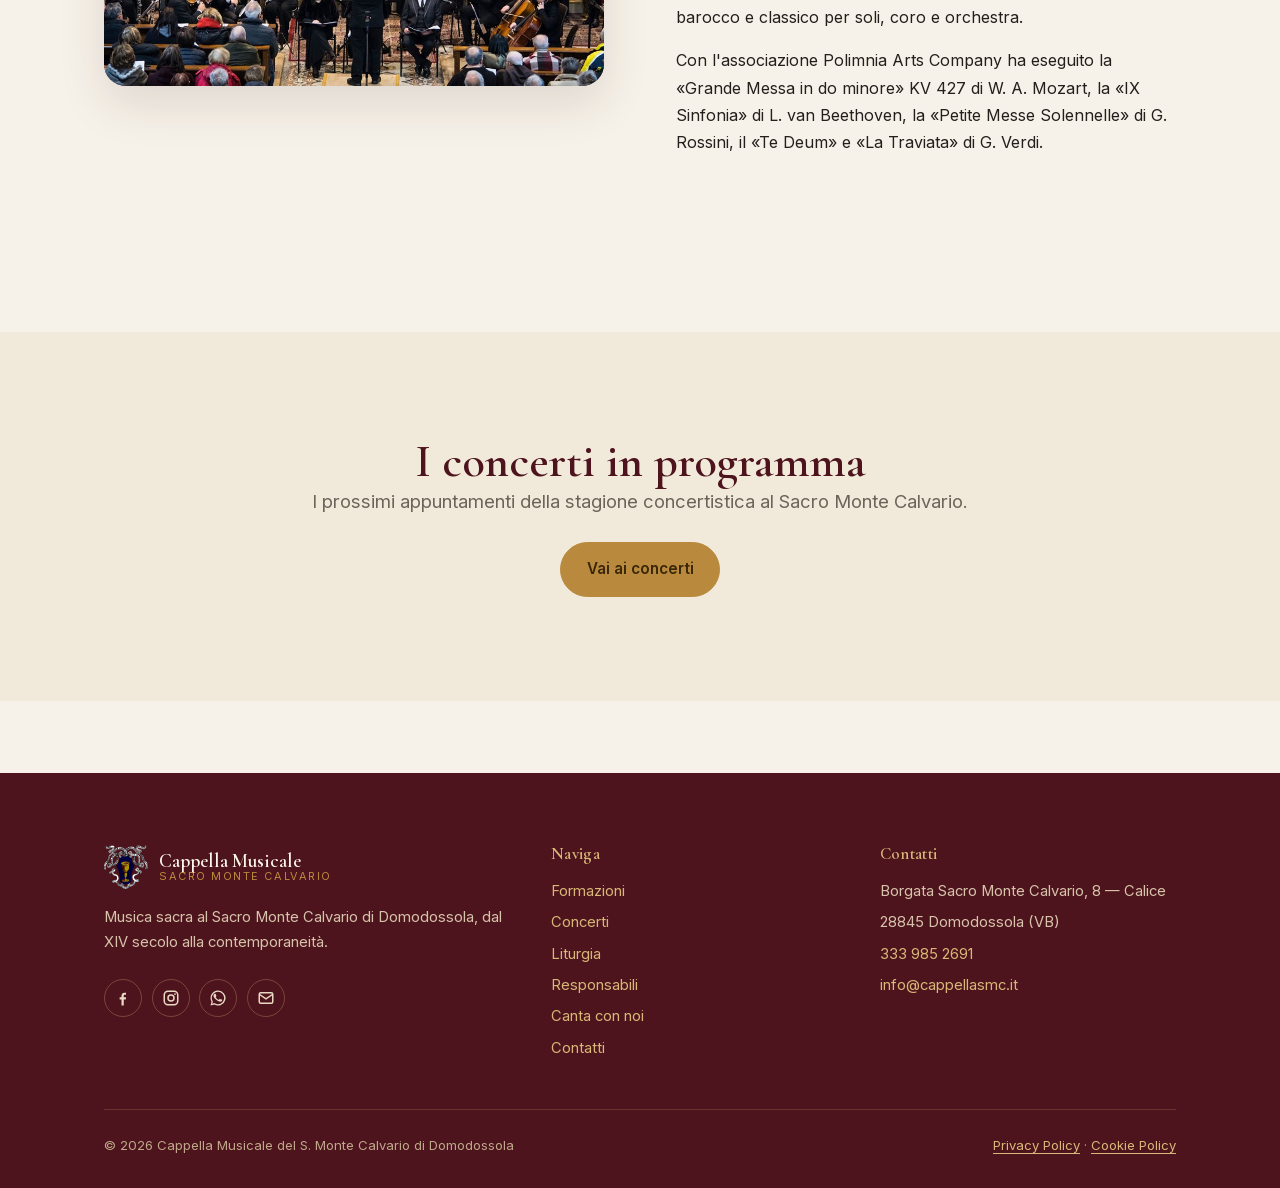
<file: formazioni.html>
<!DOCTYPE html>
<html lang="it">
<head>
  <meta charset="UTF-8" />
  <meta name="viewport" content="width=device-width, initial-scale=1.0" />

  <title>Formazioni — Cappella Musicale del Sacro Monte Calvario</title>
  <meta name="description" content="Le quattro formazioni della Cappella Musicale del Sacro Monte Calvario: Corale di Calice, Il Convivio Rinascimentale, Schola Gregoriana e Camerata Strumentale di S. Quirico." />
  <link rel="canonical" href="https://cappellasmc.it/formazioni" />

  <link rel="icon" type="image/png" href="assets/favicon.png" />
  <link rel="preload" href="assets/fonts/cormorant-garamond-latin.woff2" as="font" type="font/woff2" crossorigin />
  <link rel="preload" href="assets/fonts/inter-latin.woff2" as="font" type="font/woff2" crossorigin />
  <link rel="stylesheet" href="css/style.css" />
</head>

<body>
  <a class="skip-link" href="#main">Salta al contenuto</a>

  <header class="site-header">
    <div class="container">
      <nav class="nav" data-nav aria-label="Navigazione principale">
        <a class="brand" href="/">
          <img class="brand__mark" src="assets/logo.png" alt="" width="40" height="40" />
          <span class="brand__text">
            <span class="brand__name">Cappella Musicale</span>
            <span class="brand__sub">Sacro Monte Calvario</span>
          </span>
        </a>
        <button class="nav__toggle" data-nav-toggle aria-label="Apri il menu" aria-expanded="false">
          <svg viewBox="0 0 24 24" fill="none" stroke="currentColor" stroke-width="2"><path d="M3 6h18M3 12h18M3 18h18"/></svg>
        </button>
        <ul class="nav__links">
          <li><a href="/">Home</a></li>
          <li><a href="concerti">Concerti</a></li>
          <li><a href="liturgia">Liturgia</a></li>
          <li><a href="formazioni" aria-current="page">Formazioni</a></li>
          <li><a href="responsabili">Responsabili</a></li>
          <li><a href="/#contatti">Contatti</a></li>
          <li><a class="nav__cta" href="canta-con-noi">Canta con noi</a></li>
        </ul>
      </nav>
    </div>
  </header>

  <main id="main">
    <div class="page-hero">
      <div class="container">
        <span class="eyebrow">Le formazioni</span>
        <h1 class="title" style="font-size: clamp(2.4rem,5vw,3.6rem);">Le formazioni</h1>
        <p class="lead">Dal canto gregoriano all'orchestra da camera: ogni formazione custodisce un repertorio e una tradizione propri, che si incontrano nell'attività d'insieme al Sacro Monte Calvario.</p>
      </div>
    </div>

    <!-- ===== CORALE DI CALICE ===== -->
    <section class="section" id="corale" style="padding-top: var(--sp-5); padding-bottom: 0;">
      <div class="container feature">
        <figure class="media media--wide feature__media">
          <span class="media__ph" aria-hidden="true"><svg viewBox="0 0 24 24" fill="currentColor"><path d="M9 3v10.55A4 4 0 1 0 11 17V7h6V3H9z"/></svg></span>
          <img src="assets/img/corale-di-calice.jpg" alt="Corale di Calice" loading="lazy" onerror="this.remove()" />
        </figure>
        <div class="feature__body">
          <span class="eyebrow">Coro polifonico</span>
          <h2 class="title">Corale di Calice</h2>
          <div class="prose" data-copy="formazioni/corale-di-calice"></div>
        </div>
      </div>
    </section>

    <!-- ===== IL CONVIVIO RINASCIMENTALE ===== -->
    <section class="section" id="convivio" style="padding-top: 0; padding-bottom: 0;">
      <div class="container feature">
        <figure class="media media--wide feature__media">
          <span class="media__ph" aria-hidden="true"><svg viewBox="0 0 24 24" fill="currentColor"><path d="M9 3v10.55A4 4 0 1 0 11 17V7h6V3H9z"/></svg></span>
          <img src="assets/img/convivio-rinascimentale.jpg" alt="Il Convivio Rinascimentale" loading="lazy" onerror="this.remove()" />
        </figure>
        <div class="feature__body">
          <span class="eyebrow">Ensemble vocale</span>
          <h2 class="title">Il Convivio Rinascimentale</h2>
          <div class="prose" data-copy="formazioni/convivio-rinascimentale"></div>
        </div>
      </div>
    </section>

    <!-- ===== SCHOLA GREGORIANA ===== -->
    <section class="section" id="schola" style="padding-top: 0; padding-bottom: 0;">
      <div class="container feature">
        <figure class="media media--wide feature__media">
          <span class="media__ph" aria-hidden="true"><svg viewBox="0 0 24 24" fill="currentColor"><path d="M9 3v10.55A4 4 0 1 0 11 17V7h6V3H9z"/></svg></span>
          <img src="assets/img/schola-gregoriana.jpg" alt="Schola Gregoriana" loading="lazy" onerror="this.remove()" />
        </figure>
        <div class="feature__body">
          <span class="eyebrow">Canto gregoriano</span>
          <h2 class="title">Schola Gregoriana</h2>
          <div class="prose" data-copy="formazioni/schola-gregoriana"></div>
        </div>
      </div>
    </section>

    <!-- ===== CAMERATA STRUMENTALE ===== -->
    <section class="section" id="camerata" style="padding-top: 0;">
      <div class="container feature">
        <figure class="media media--wide feature__media">
          <span class="media__ph" aria-hidden="true"><svg viewBox="0 0 24 24" fill="currentColor"><path d="M9 3v10.55A4 4 0 1 0 11 17V7h6V3H9z"/></svg></span>
          <img src="assets/img/camerata-strumentale.jpg" alt="Camerata Strumentale di S. Quirico" loading="lazy" onerror="this.remove()" />
        </figure>
        <div class="feature__body">
          <span class="eyebrow">Orchestra da camera</span>
          <h2 class="title">Camerata Strumentale di S. Quirico</h2>
          <div class="prose" data-copy="formazioni/camerata-strumentale"></div>
        </div>
      </div>
    </section>

    <section class="section section--alt" style="text-align:center;">
      <div class="container">
        <h2 class="title">I concerti in programma</h2>
        <p class="lead" style="margin-inline:auto;">I prossimi appuntamenti della stagione concertistica al Sacro Monte Calvario.</p>
        <div class="btn-row" style="justify-content:center; margin-top: var(--sp-3);">
          <a class="btn btn--gold" href="concerti">Vai ai concerti</a>
        </div>
      </div>
    </section>
  </main>

  <footer class="site-footer">
    <div class="container">
      <div class="footer__grid">
        <div class="footer">
          <div class="footer__brand">
            <img class="brand__mark" src="assets/logo.png" alt="" width="44" height="44" />
            <span class="brand__text">
            <span class="brand__name">Cappella Musicale</span>
            <span class="brand__sub">Sacro Monte Calvario</span>
          </span>
          </div>
          <p>Musica sacra al Sacro Monte Calvario di Domodossola, dal XIV secolo alla contemporaneità.</p>
          <div class="social">
            <a href="https://www.facebook.com/cappellasmc" target="_blank" rel="noopener" aria-label="Facebook"><svg viewBox="0 0 24 24" fill="currentColor"><path d="M13 22v-8h2.7l.4-3H13V9.1c0-.9.3-1.5 1.6-1.5H16V5c-.3 0-1.2-.1-2.2-.1-2.2 0-3.8 1.4-3.8 3.9V11H7.5v3H10v8h3z"/></svg></a>
            <a href="https://www.instagram.com/cappellamusicalesmontecalvario/" target="_blank" rel="noopener" aria-label="Instagram"><svg viewBox="0 0 24 24" fill="none" stroke="currentColor" stroke-width="2"><rect x="3" y="3" width="18" height="18" rx="5"/><circle cx="12" cy="12" r="4"/><circle cx="17.3" cy="6.7" r="1.2" fill="currentColor" stroke="none"/></svg></a>
            <a href="https://wa.me/393339852691" target="_blank" rel="noopener" aria-label="WhatsApp"><svg viewBox="0 0 24 24" fill="currentColor"><path d="M12 2a10 10 0 0 0-8.6 15L2 22l5.1-1.3A10 10 0 1 0 12 2zm0 18.2c-1.5 0-3-.4-4.3-1.2l-.3-.2-3 .8.8-2.9-.2-.3A8.2 8.2 0 1 1 12 20.2zm4.7-6.1c-.3-.1-1.7-.8-1.9-.9-.3-.1-.5-.1-.7.1-.2.3-.7.9-.8 1-.2.2-.3.2-.6.1-.3-.1-1.2-.4-2.2-1.4-.8-.7-1.4-1.6-1.5-1.9-.2-.3 0-.4.1-.6l.4-.5c.1-.2.2-.3.3-.5.1-.2 0-.4 0-.5-.1-.1-.7-1.6-.9-2.2-.2-.6-.5-.5-.7-.5h-.5c-.2 0-.5.1-.7.3-.3.3-1 .9-1 2.3s1 2.7 1.1 2.9c.1.2 2 3.1 4.9 4.3.7.3 1.2.5 1.6.6.7.2 1.3.2 1.8.1.6-.1 1.7-.7 1.9-1.3.2-.7.2-1.2.2-1.3-.1-.2-.3-.2-.6-.4z"/></svg></a>
            <a href="mailto:info@cappellasmc.it" aria-label="Email"><svg viewBox="0 0 24 24" fill="none" stroke="currentColor" stroke-width="2"><rect x="3" y="5" width="18" height="14" rx="2"/><path d="m3 7 9 6 9-6"/></svg></a>
          </div>
        </div>
        <div class="footer">
          <h4>Naviga</h4>
          <ul>
            <li><a href="formazioni">Formazioni</a></li>
            <li><a href="concerti">Concerti</a></li>
            <li><a href="liturgia">Liturgia</a></li>
            <li><a href="responsabili">Responsabili</a></li>
            <li><a href="canta-con-noi">Canta con noi</a></li>
            <li><a href="/#contatti">Contatti</a></li>
          </ul>
        </div>
        <div class="footer">
          <h4>Contatti</h4>
          <ul>
            <li>Borgata Sacro Monte Calvario, 8 — Calice</li>
            <li>28845 Domodossola (VB)</li>
            <li><a href="tel:+393339852691">333 985 2691</a></li>
            <li><a href="mailto:info@cappellasmc.it">info@cappellasmc.it</a></li>
          </ul>
        </div>
      </div>
      <div class="footer__bottom">
        <span>© <span id="year">2026</span> Cappella Musicale del S. Monte Calvario di Domodossola</span>
        <span><a href="privacy">Privacy Policy</a> · <a href="cookie-policy">Cookie Policy</a></span>
      </div>
    </div>
  </footer>

  <script src="js/copy-render.js" defer></script>
  <script src="js/main.js" defer></script>
</body>
</html>
</file>
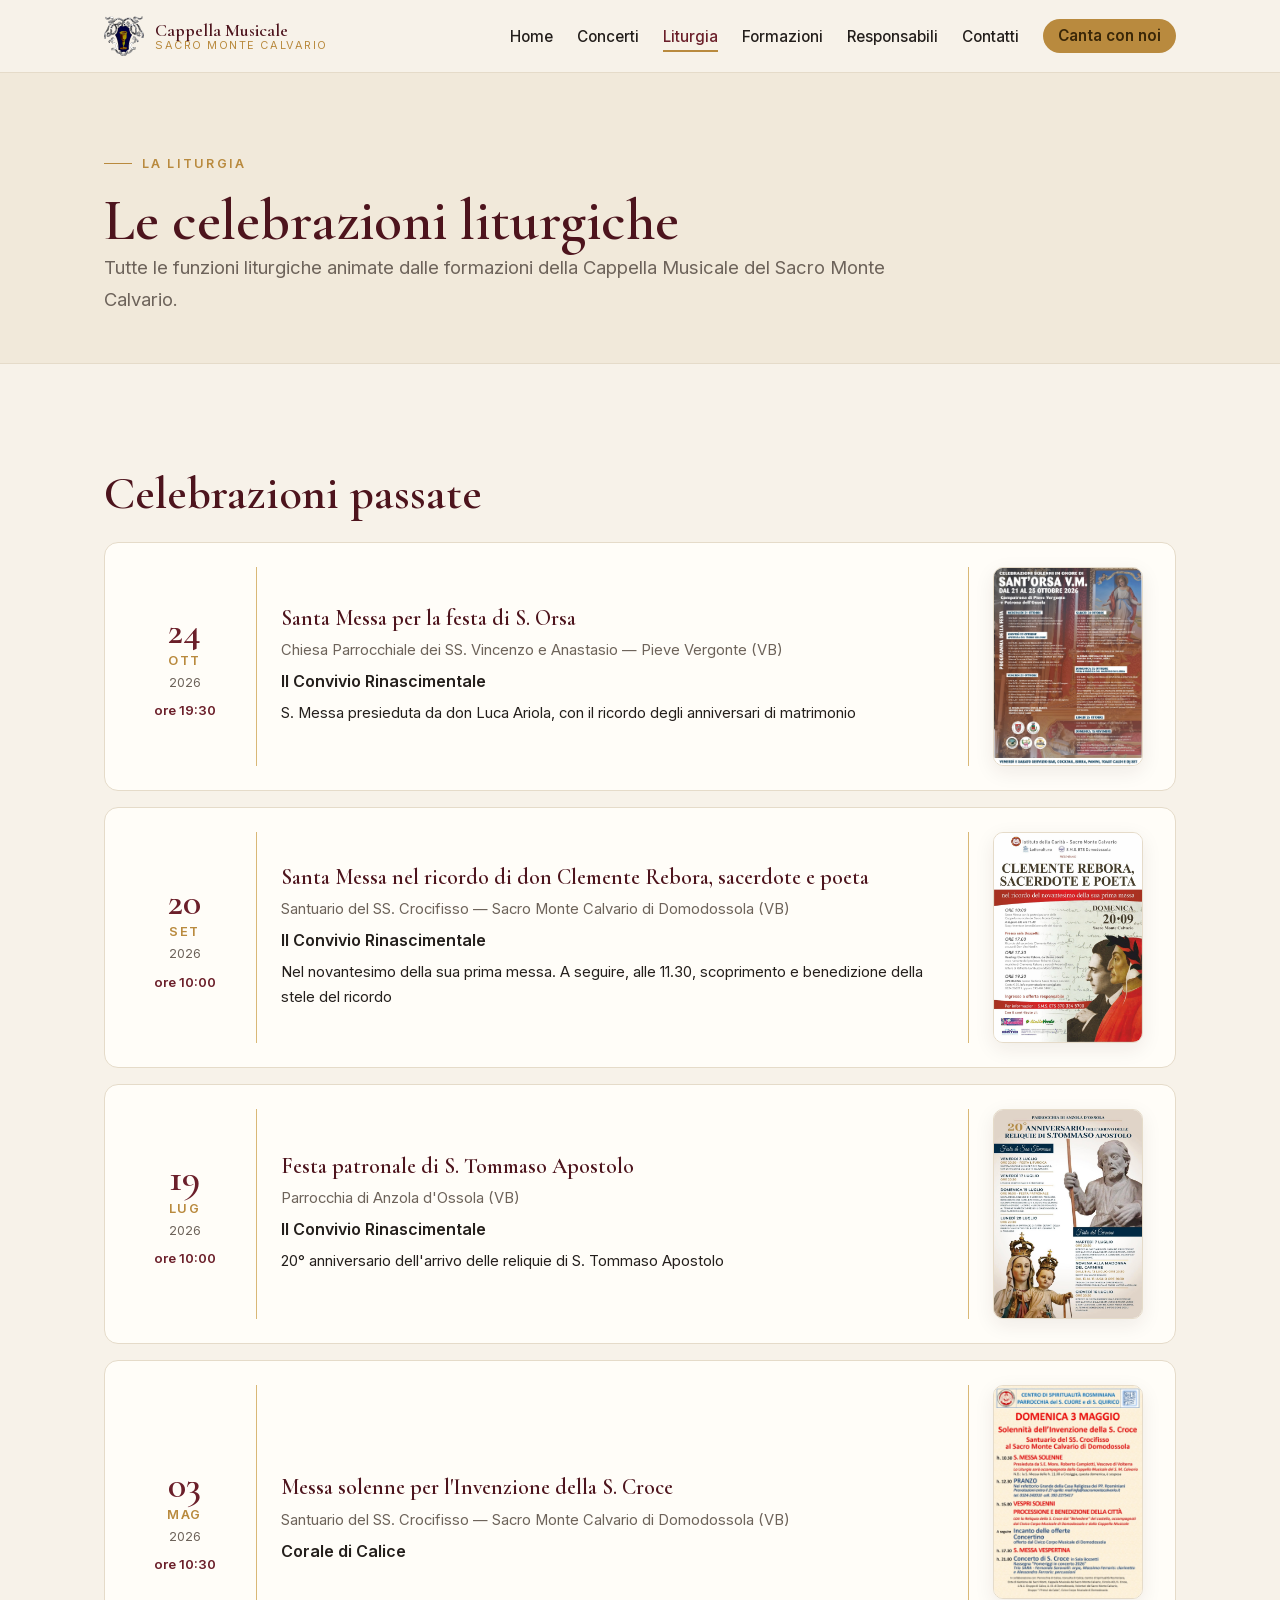
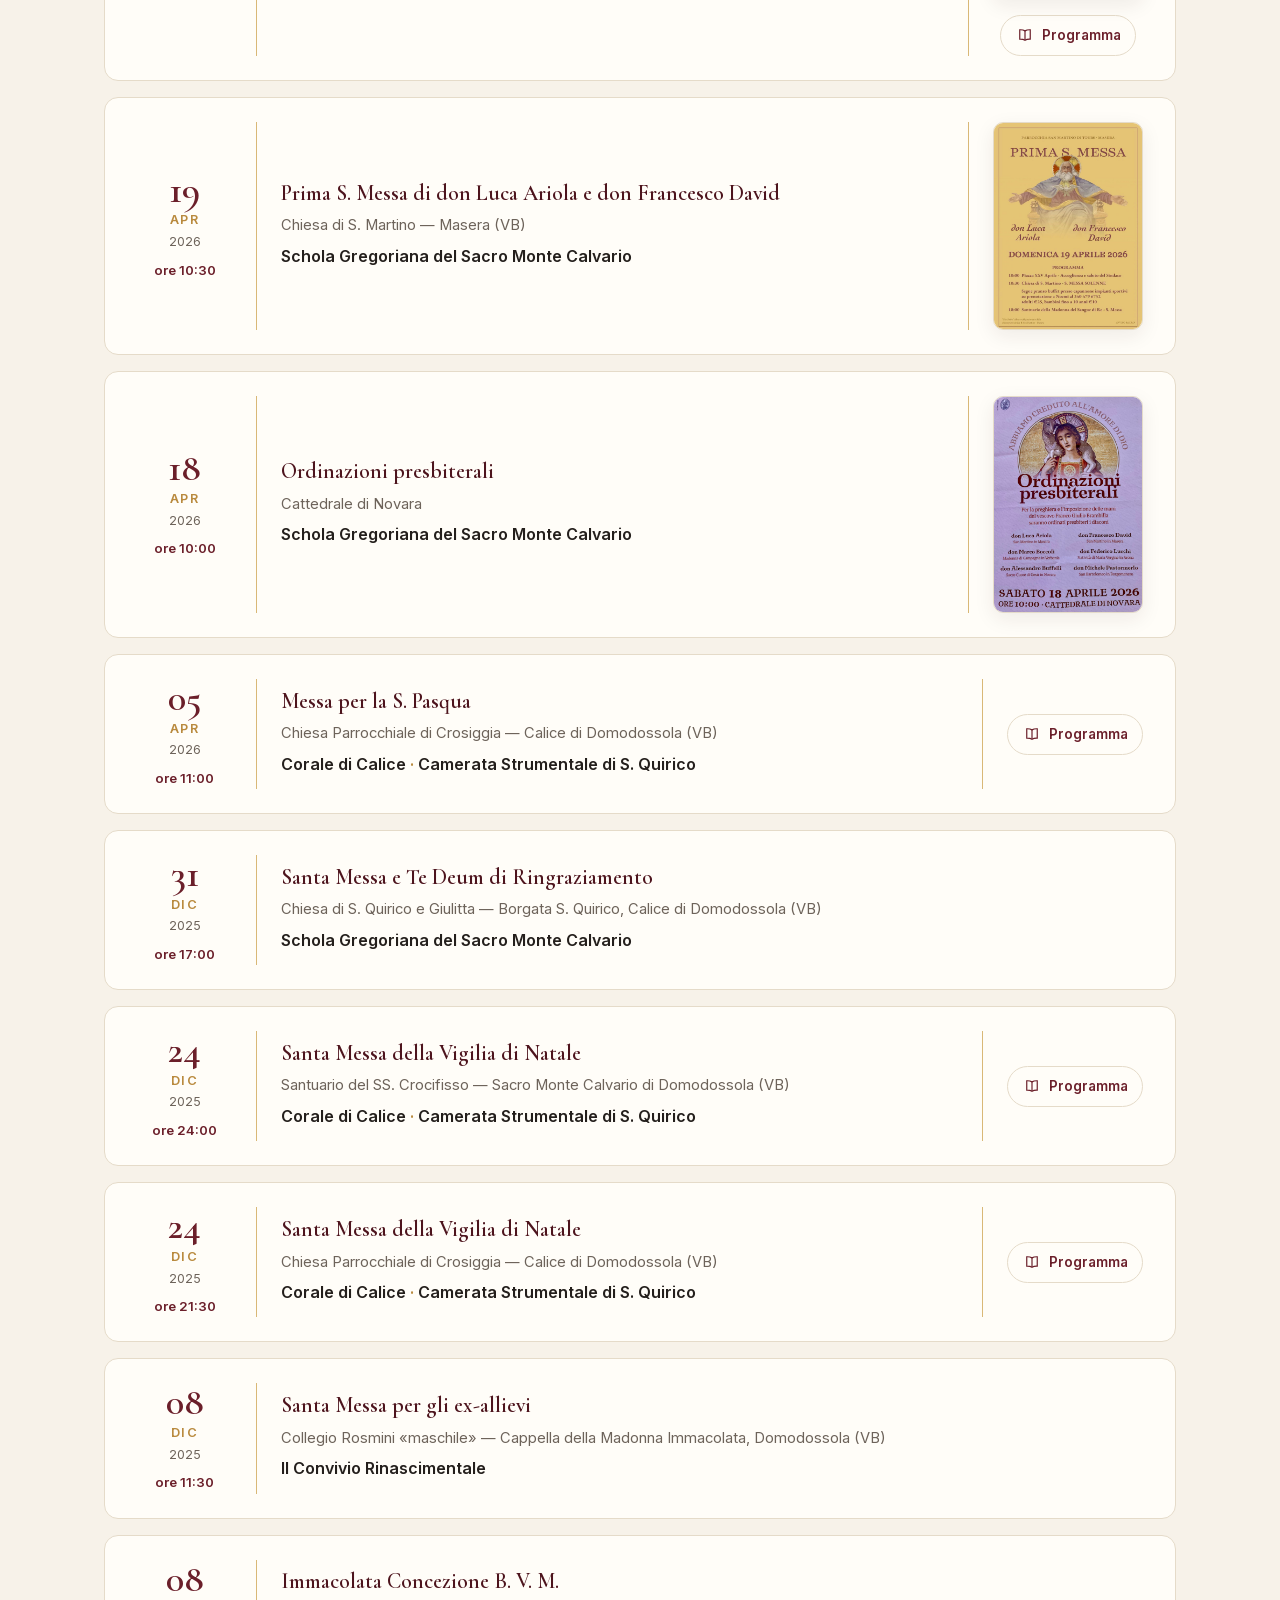
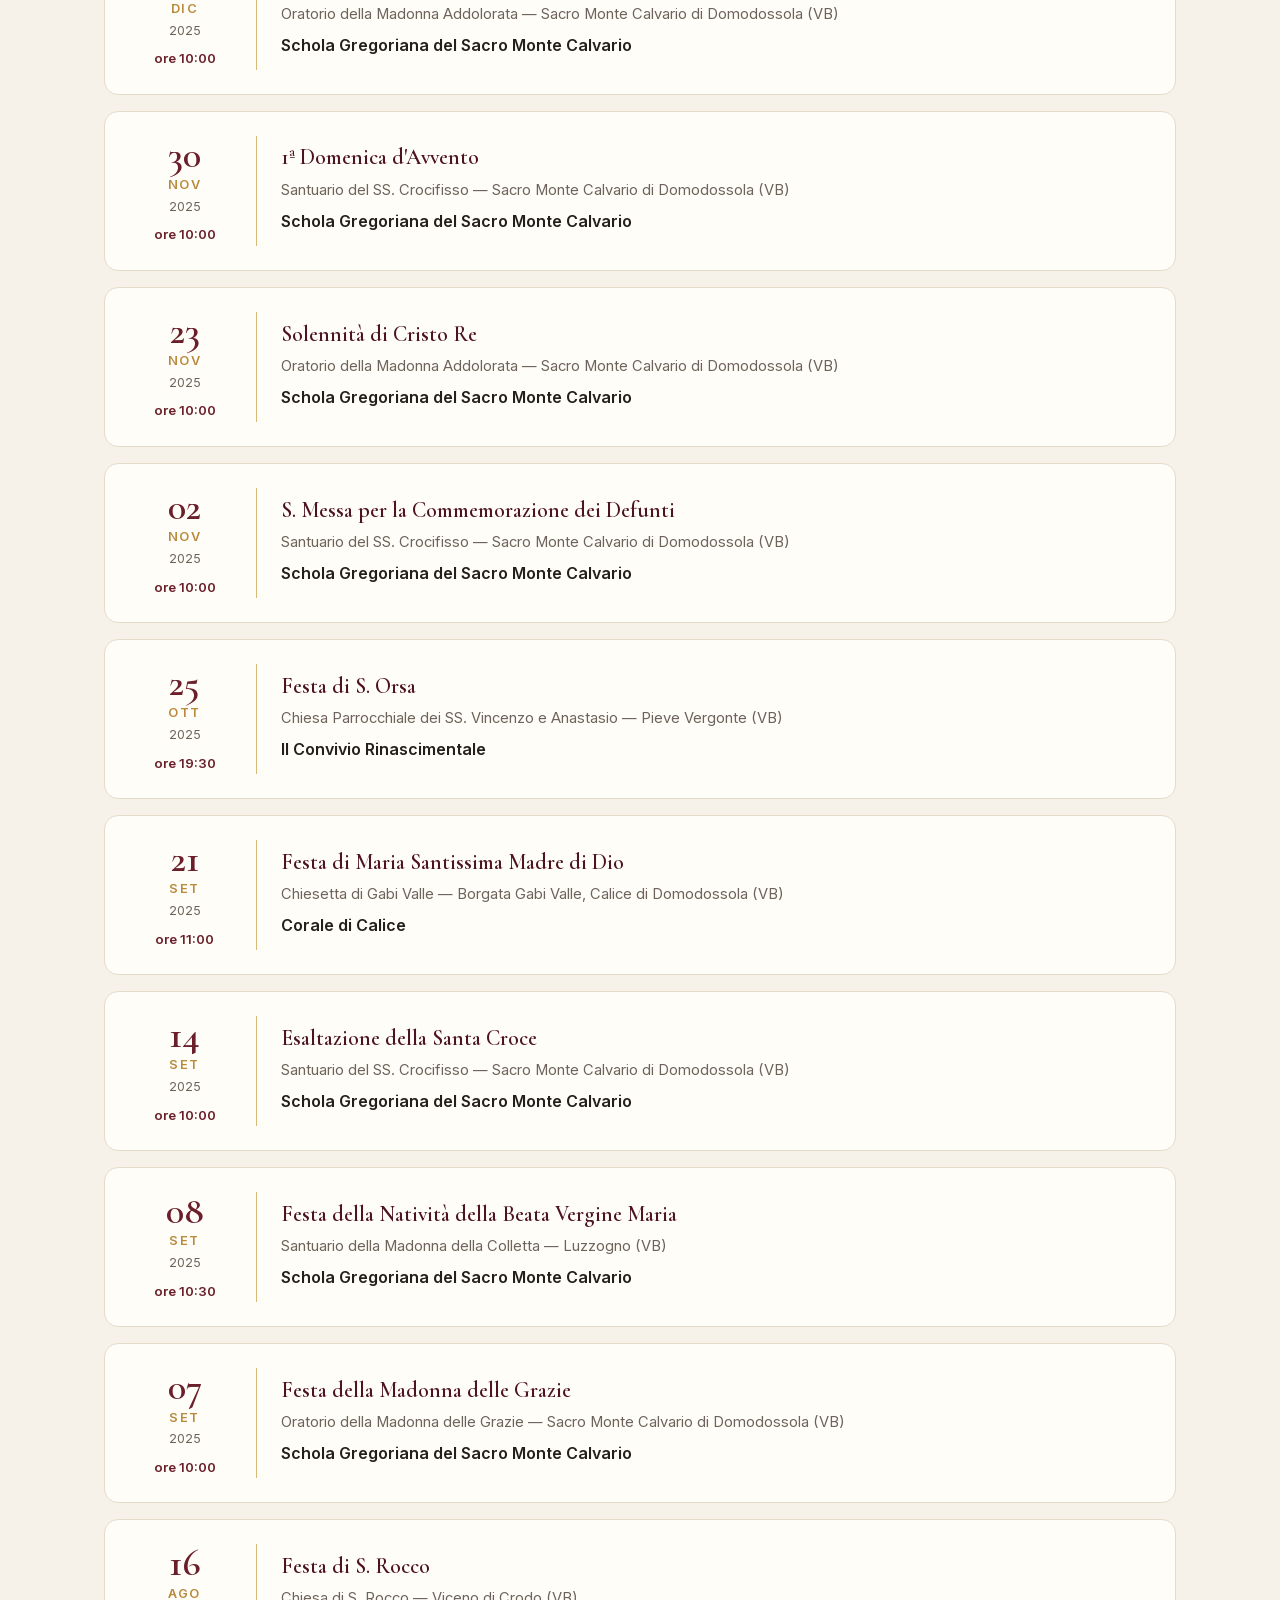
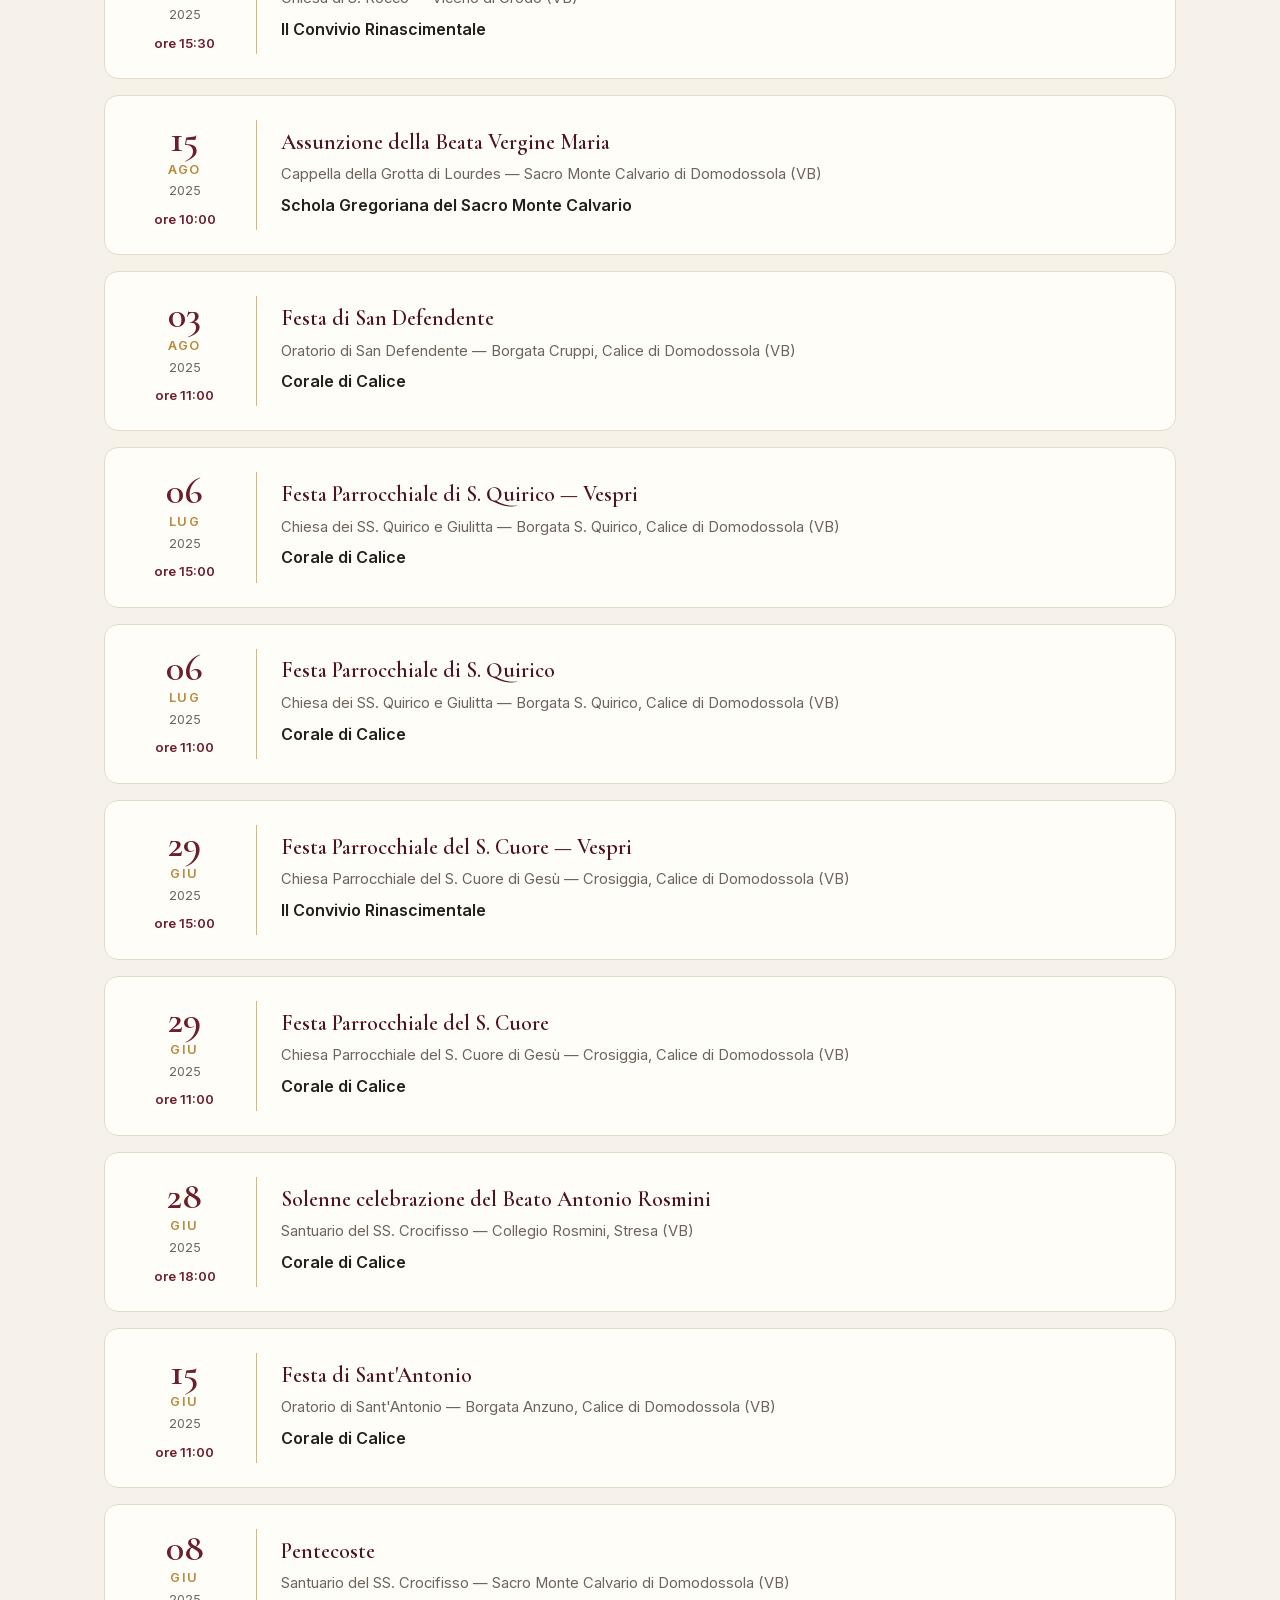
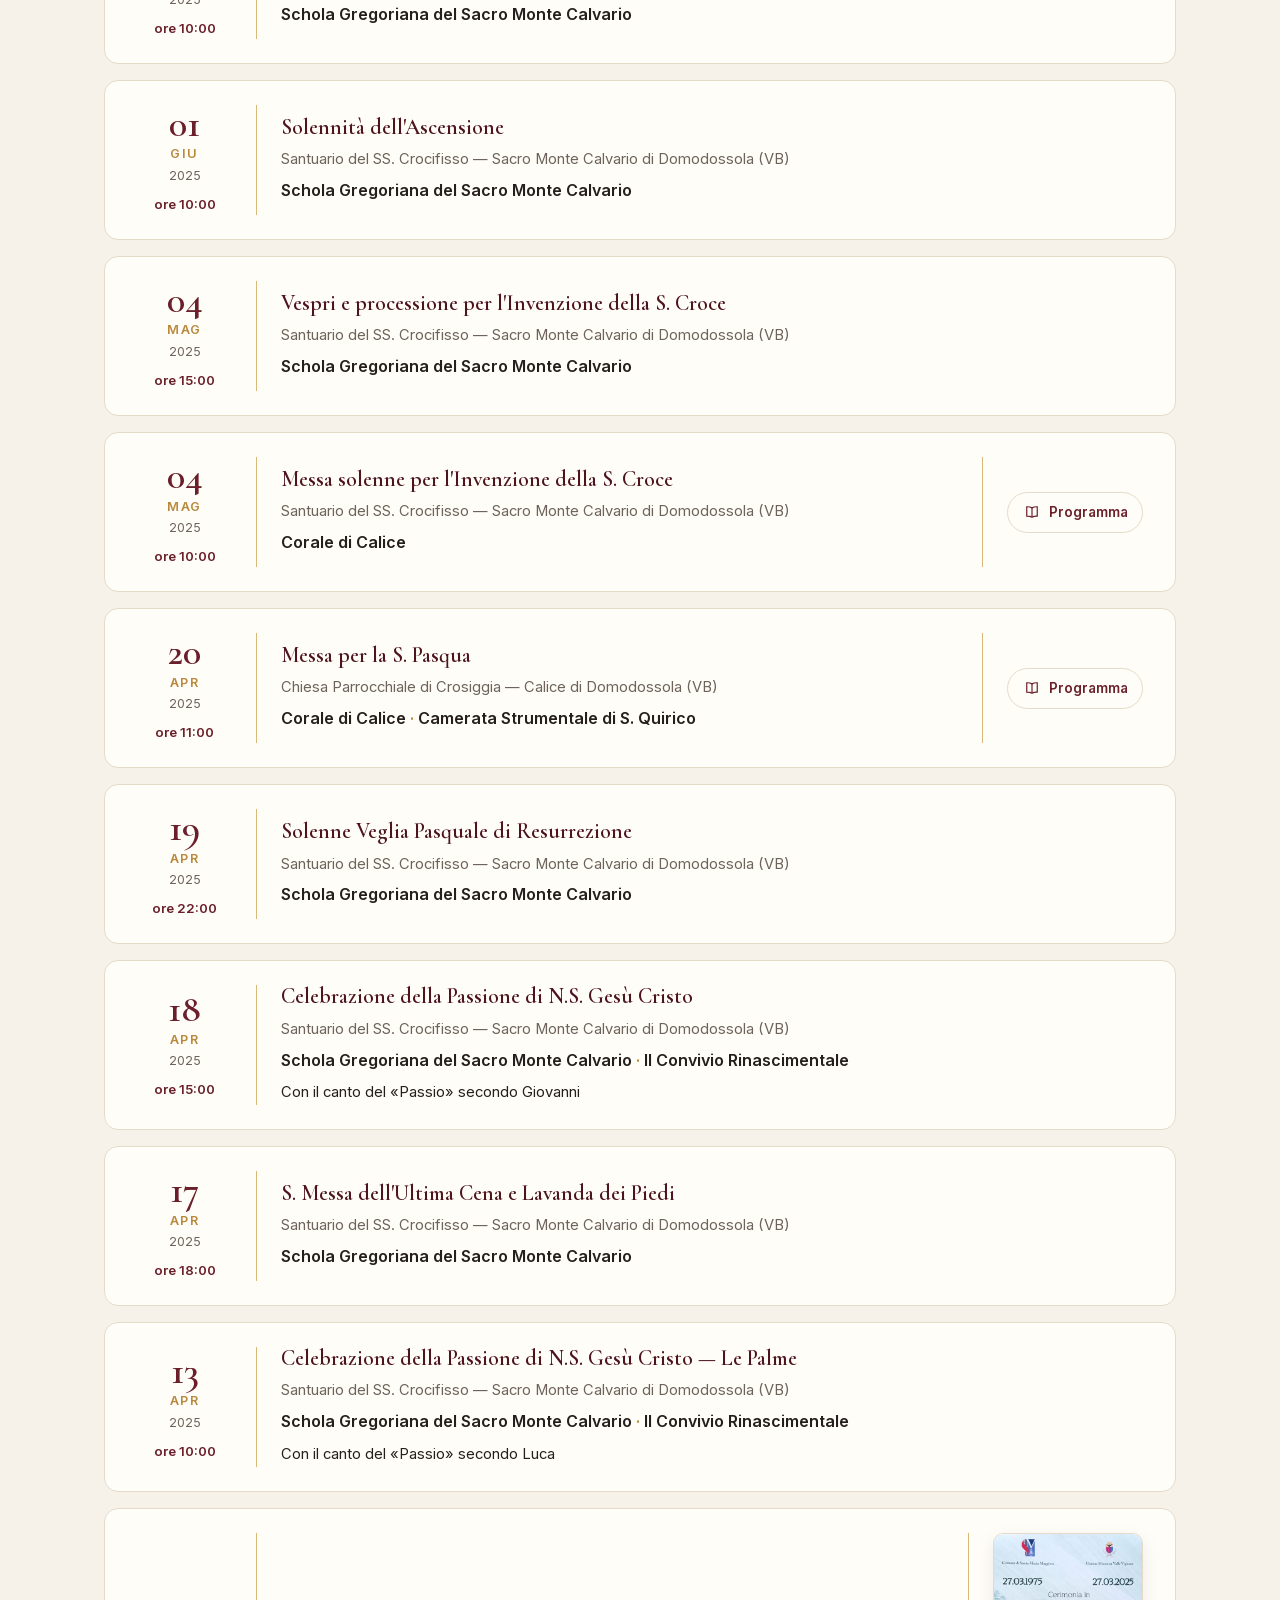
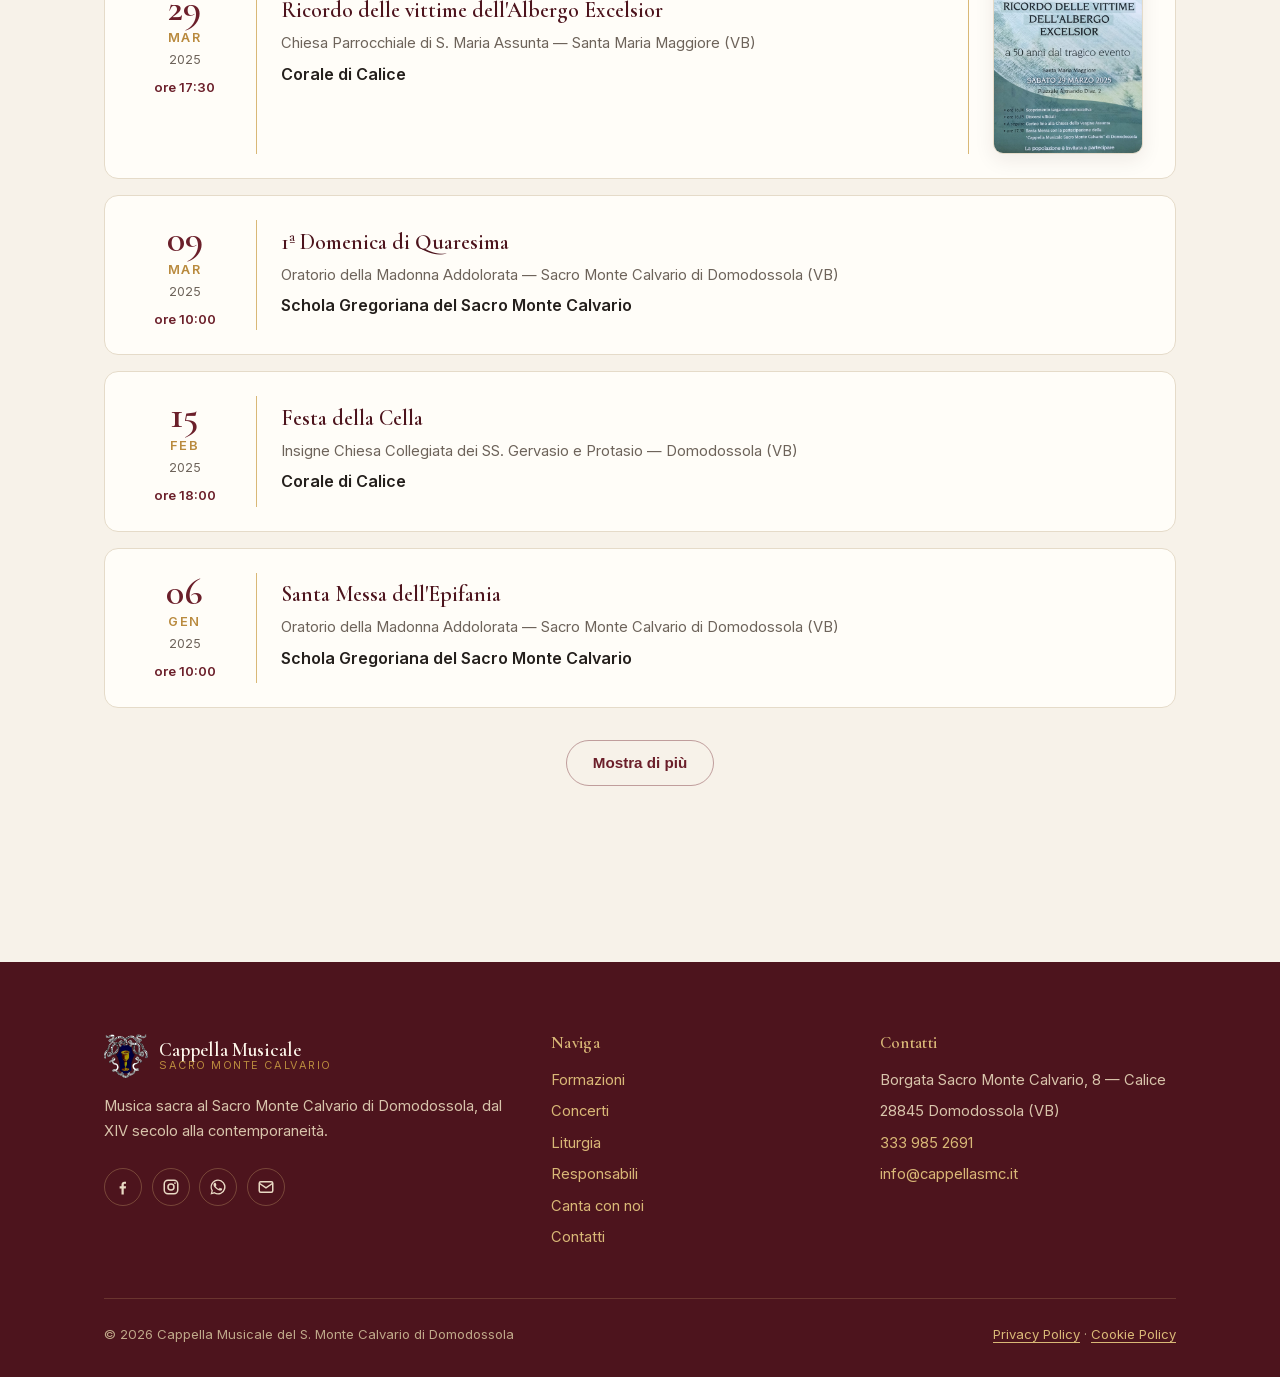
<file: liturgia.html>
<!DOCTYPE html>
<html lang="it">
<head>
  <meta charset="UTF-8" />
  <meta name="viewport" content="width=device-width, initial-scale=1.0" />

  <title>Liturgia — Cappella Musicale del Sacro Monte Calvario</title>
  <meta name="description" content="Le celebrazioni liturgiche animate dalla Cappella Musicale del Sacro Monte Calvario: Sante Messe, solennità e vespri al Santuario del SS. Crocifisso e nelle chiese dell'Ossola." />
  <link rel="canonical" href="https://cappellasmc.it/liturgia" />

  <link rel="icon" type="image/png" href="assets/favicon.png" />
  <link rel="preload" href="assets/fonts/cormorant-garamond-latin.woff2" as="font" type="font/woff2" crossorigin />
  <link rel="preload" href="assets/fonts/inter-latin.woff2" as="font" type="font/woff2" crossorigin />
  <link rel="stylesheet" href="css/style.css" />
</head>

<body>
  <a class="skip-link" href="#main">Salta al contenuto</a>

  <header class="site-header">
    <div class="container">
      <nav class="nav" data-nav aria-label="Navigazione principale">
        <a class="brand" href="/">
          <img class="brand__mark" src="assets/logo.png" alt="" width="40" height="40" />
          <span class="brand__text">
            <span class="brand__name">Cappella Musicale</span>
            <span class="brand__sub">Sacro Monte Calvario</span>
          </span>
        </a>
        <button class="nav__toggle" data-nav-toggle aria-label="Apri il menu" aria-expanded="false">
          <svg viewBox="0 0 24 24" fill="none" stroke="currentColor" stroke-width="2"><path d="M3 6h18M3 12h18M3 18h18"/></svg>
        </button>
        <ul class="nav__links">
          <li><a href="/">Home</a></li>
          <li><a href="concerti">Concerti</a></li>
          <li><a href="liturgia" aria-current="page">Liturgia</a></li>
          <li><a href="formazioni">Formazioni</a></li>
          <li><a href="responsabili">Responsabili</a></li>
          <li><a href="/#contatti">Contatti</a></li>
          <li><a class="nav__cta" href="canta-con-noi">Canta con noi</a></li>
        </ul>
      </nav>
    </div>
  </header>

  <main id="main">
    <div class="page-hero">
      <div class="container">
        <span class="eyebrow">La liturgia</span>
        <h1 class="title" style="font-size: clamp(2.4rem,5vw,3.6rem);">Le celebrazioni liturgiche</h1>
        <p class="lead">Tutte le funzioni liturgiche animate dalle formazioni della Cappella Musicale del Sacro Monte Calvario.</p>
      </div>
    </div>

    <section class="section">
      <div class="container">
        <!-- Le celebrazioni sono generate da content/events.json (eventi con type:"liturgia"). -->
        <div id="lit-upcoming"></div>
        <div id="lit-archive"></div>
        <noscript>
          <p class="lead">Per visualizzare il calendario liturgico occorre attivare JavaScript nel browser.</p>
        </noscript>
      </div>
    </section>
  </main>

  <footer class="site-footer">
    <div class="container">
      <div class="footer__grid">
        <div class="footer">
          <div class="footer__brand">
            <img class="brand__mark" src="assets/logo.png" alt="" width="44" height="44" />
            <span class="brand__text">
            <span class="brand__name">Cappella Musicale</span>
            <span class="brand__sub">Sacro Monte Calvario</span>
          </span>
          </div>
          <p>Musica sacra al Sacro Monte Calvario di Domodossola, dal XIV secolo alla contemporaneità.</p>
          <div class="social">
            <a href="https://www.facebook.com/cappellasmc" target="_blank" rel="noopener" aria-label="Facebook"><svg viewBox="0 0 24 24" fill="currentColor"><path d="M13 22v-8h2.7l.4-3H13V9.1c0-.9.3-1.5 1.6-1.5H16V5c-.3 0-1.2-.1-2.2-.1-2.2 0-3.8 1.4-3.8 3.9V11H7.5v3H10v8h3z"/></svg></a>
            <a href="https://www.instagram.com/cappellamusicalesmontecalvario/" target="_blank" rel="noopener" aria-label="Instagram"><svg viewBox="0 0 24 24" fill="none" stroke="currentColor" stroke-width="2"><rect x="3" y="3" width="18" height="18" rx="5"/><circle cx="12" cy="12" r="4"/><circle cx="17.3" cy="6.7" r="1.2" fill="currentColor" stroke="none"/></svg></a>
            <a href="https://wa.me/393339852691" target="_blank" rel="noopener" aria-label="WhatsApp"><svg viewBox="0 0 24 24" fill="currentColor"><path d="M12 2a10 10 0 0 0-8.6 15L2 22l5.1-1.3A10 10 0 1 0 12 2zm0 18.2c-1.5 0-3-.4-4.3-1.2l-.3-.2-3 .8.8-2.9-.2-.3A8.2 8.2 0 1 1 12 20.2zm4.7-6.1c-.3-.1-1.7-.8-1.9-.9-.3-.1-.5-.1-.7.1-.2.3-.7.9-.8 1-.2.2-.3.2-.6.1-.3-.1-1.2-.4-2.2-1.4-.8-.7-1.4-1.6-1.5-1.9-.2-.3 0-.4.1-.6l.4-.5c.1-.2.2-.3.3-.5.1-.2 0-.4 0-.5-.1-.1-.7-1.6-.9-2.2-.2-.6-.5-.5-.7-.5h-.5c-.2 0-.5.1-.7.3-.3.3-1 .9-1 2.3s1 2.7 1.1 2.9c.1.2 2 3.1 4.9 4.3.7.3 1.2.5 1.6.6.7.2 1.3.2 1.8.1.6-.1 1.7-.7 1.9-1.3.2-.7.2-1.2.2-1.3-.1-.2-.3-.2-.6-.4z"/></svg></a>
            <a href="mailto:info@cappellasmc.it" aria-label="Email"><svg viewBox="0 0 24 24" fill="none" stroke="currentColor" stroke-width="2"><rect x="3" y="5" width="18" height="14" rx="2"/><path d="m3 7 9 6 9-6"/></svg></a>
          </div>
        </div>
        <div class="footer">
          <h4>Naviga</h4>
          <ul>
            <li><a href="formazioni">Formazioni</a></li>
            <li><a href="concerti">Concerti</a></li>
            <li><a href="liturgia">Liturgia</a></li>
            <li><a href="responsabili">Responsabili</a></li>
            <li><a href="canta-con-noi">Canta con noi</a></li>
            <li><a href="/#contatti">Contatti</a></li>
          </ul>
        </div>
        <div class="footer">
          <h4>Contatti</h4>
          <ul>
            <li>Borgata Sacro Monte Calvario, 8 — Calice</li>
            <li>28845 Domodossola (VB)</li>
            <li><a href="tel:+393339852691">333 985 2691</a></li>
            <li><a href="mailto:info@cappellasmc.it">info@cappellasmc.it</a></li>
          </ul>
        </div>
      </div>
      <div class="footer__bottom">
        <span>© <span id="year">2026</span> Cappella Musicale del S. Monte Calvario di Domodossola</span>
        <span><a href="privacy">Privacy Policy</a> · <a href="cookie-policy">Cookie Policy</a></span>
      </div>
    </div>
  </footer>
  <script src="js/events-render.js" defer></script>
  <script src="js/main.js" defer></script>
</body>
</html>
</file>
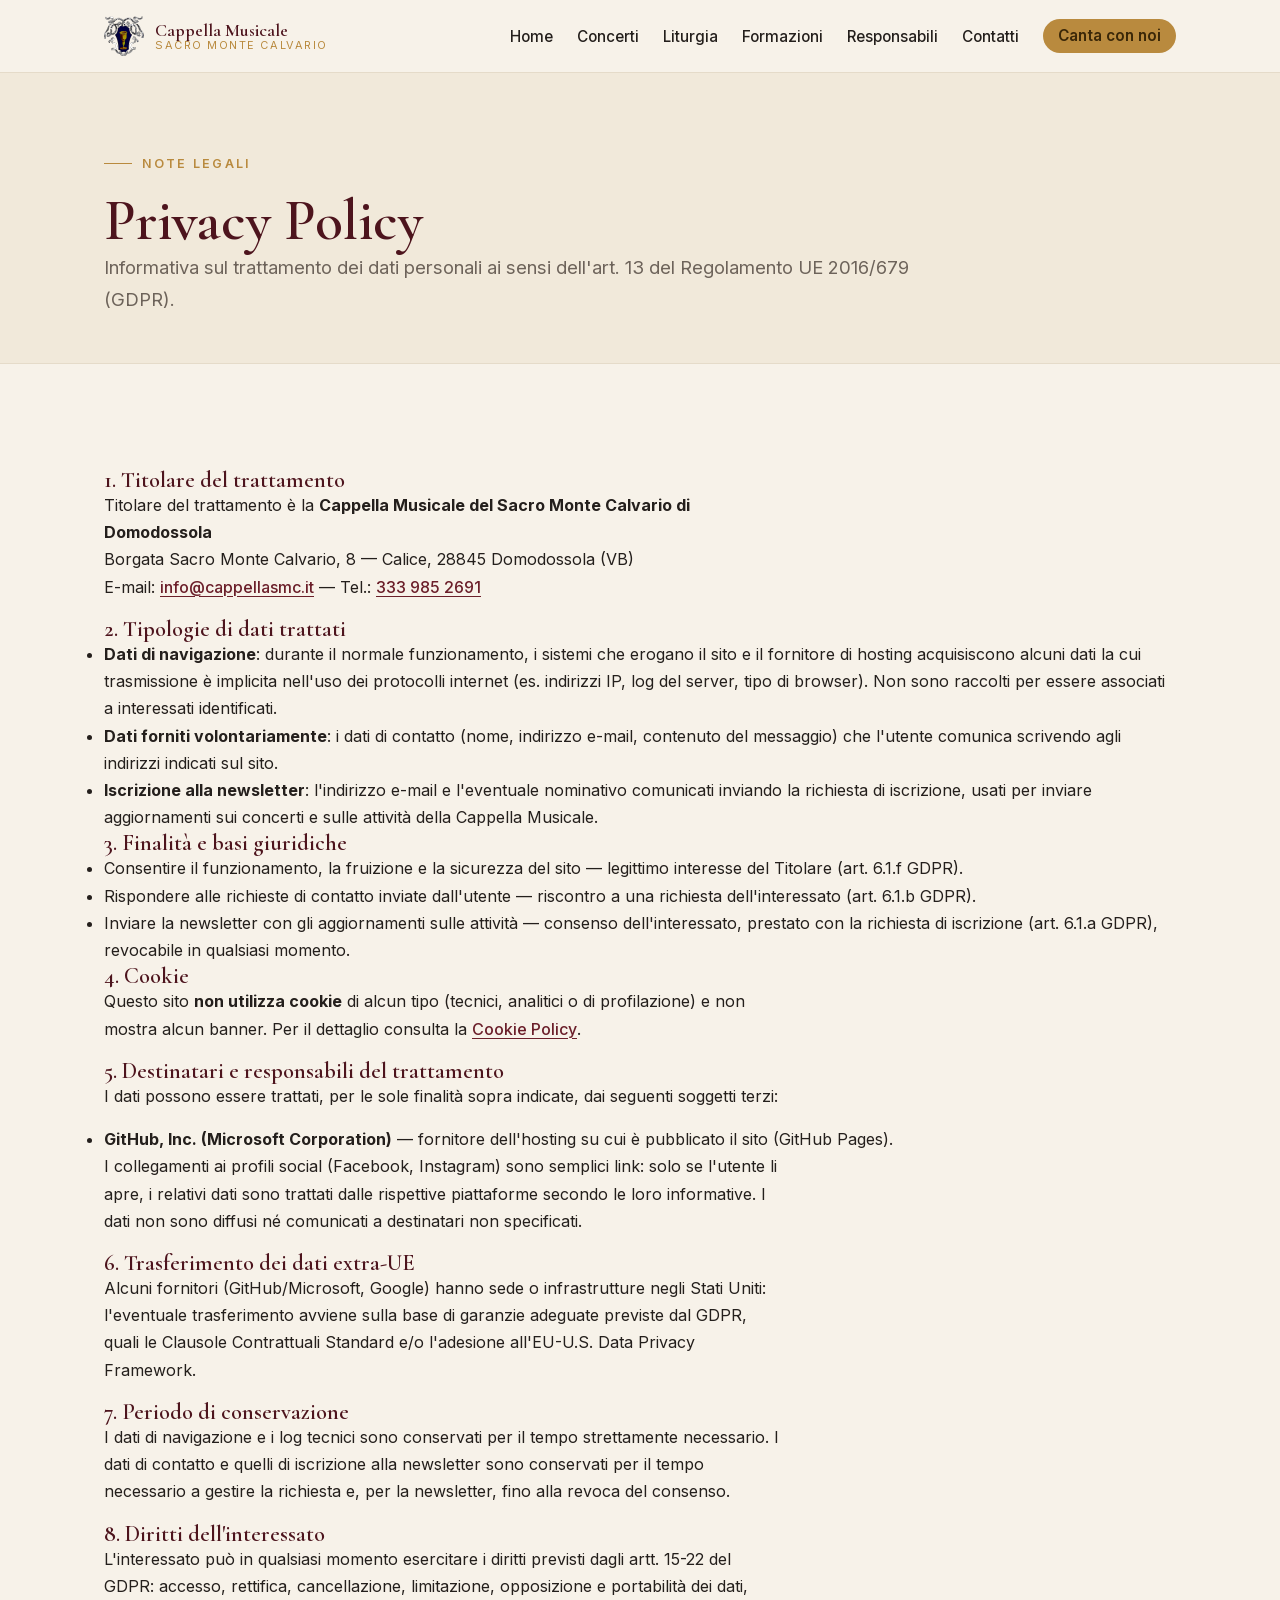
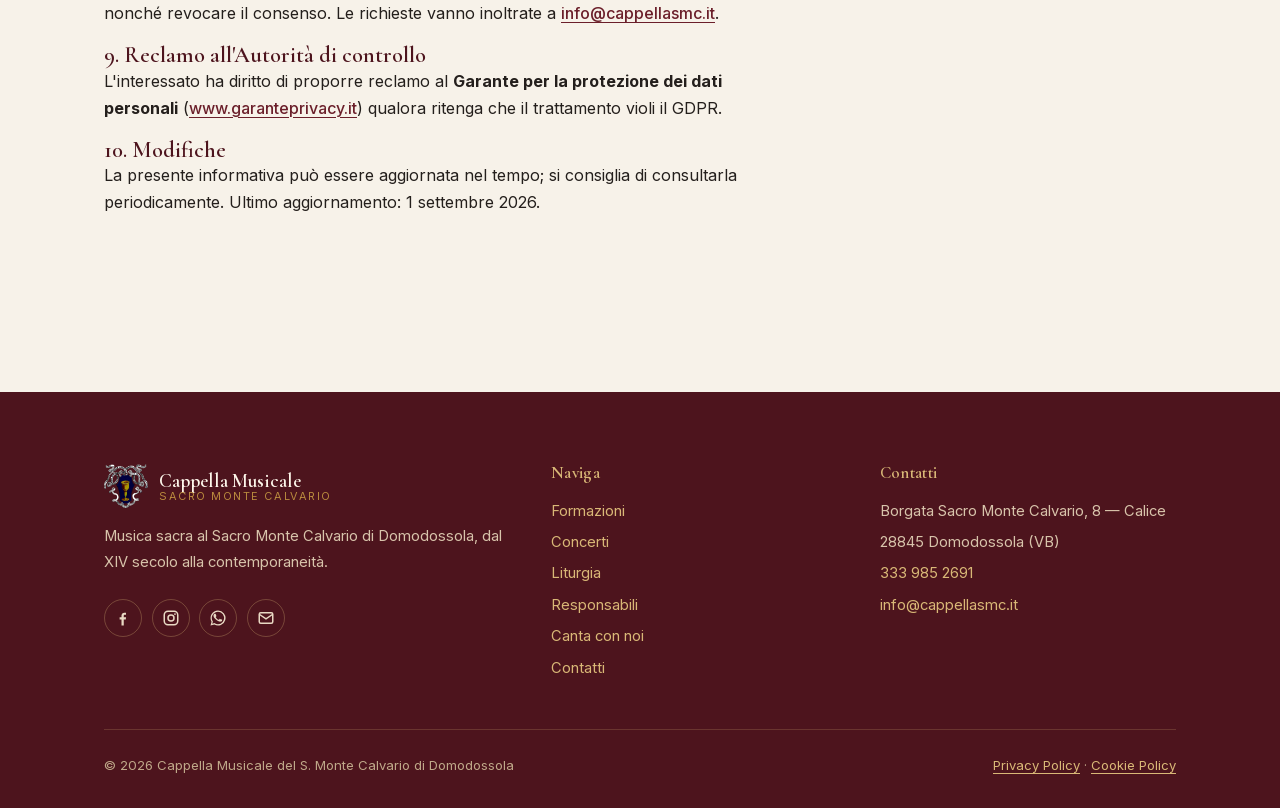
<file: privacy.html>
<!DOCTYPE html>
<html lang="it">
<head>
  <meta charset="UTF-8" />
  <meta name="viewport" content="width=device-width, initial-scale=1.0" />

  <title>Privacy Policy — Cappella Musicale del Sacro Monte Calvario</title>
  <meta name="description" content="Informativa sul trattamento dei dati personali del sito della Cappella Musicale del Sacro Monte Calvario, ai sensi dell'art. 13 del Regolamento UE 2016/679 (GDPR)." />
  <meta name="robots" content="noindex, follow" />
  <link rel="canonical" href="https://cappellasmc.it/privacy" />

  <link rel="icon" type="image/png" href="assets/favicon.png" />
  <link rel="preload" href="assets/fonts/cormorant-garamond-latin.woff2" as="font" type="font/woff2" crossorigin />
  <link rel="preload" href="assets/fonts/inter-latin.woff2" as="font" type="font/woff2" crossorigin />
  <link rel="stylesheet" href="css/style.css" />
</head>

<body>
  <a class="skip-link" href="#main">Salta al contenuto</a>

  <header class="site-header">
    <div class="container">
      <nav class="nav" data-nav aria-label="Navigazione principale">
        <a class="brand" href="/">
          <img class="brand__mark" src="assets/logo.png" alt="" width="40" height="40" />
          <span class="brand__text">
            <span class="brand__name">Cappella Musicale</span>
            <span class="brand__sub">Sacro Monte Calvario</span>
          </span>
        </a>
        <button class="nav__toggle" data-nav-toggle aria-label="Apri il menu" aria-expanded="false">
          <svg viewBox="0 0 24 24" fill="none" stroke="currentColor" stroke-width="2"><path d="M3 6h18M3 12h18M3 18h18"/></svg>
        </button>
        <ul class="nav__links">
          <li><a href="/">Home</a></li>
          <li><a href="concerti">Concerti</a></li>
          <li><a href="liturgia">Liturgia</a></li>
          <li><a href="formazioni">Formazioni</a></li>
          <li><a href="responsabili">Responsabili</a></li>
          <li><a href="/#contatti">Contatti</a></li>
          <li><a class="nav__cta" href="canta-con-noi">Canta con noi</a></li>
        </ul>
      </nav>
    </div>
  </header>

  <main id="main">
    <div class="page-hero">
      <div class="container">
        <span class="eyebrow">Note legali</span>
        <h1 class="title" style="font-size: clamp(2.4rem,5vw,3.6rem);">Privacy Policy</h1>
        <p class="lead">Informativa sul trattamento dei dati personali ai sensi dell'art. 13 del Regolamento UE 2016/679 (GDPR).</p>
      </div>
    </div>

    <section class="section">
      <div class="container prose">
        <h3>1. Titolare del trattamento</h3>
        <p>
          Titolare del trattamento è la <strong>Cappella Musicale del Sacro Monte Calvario di Domodossola</strong><br />
          Borgata Sacro Monte Calvario, 8 — Calice, 28845 Domodossola (VB)<br />
          E-mail: <a href="mailto:info@cappellasmc.it">info@cappellasmc.it</a> — Tel.: <a href="tel:+393339852691">333 985 2691</a>
        </p>

        <h3>2. Tipologie di dati trattati</h3>
        <ul>
          <li><strong>Dati di navigazione</strong>: durante il normale funzionamento, i sistemi che erogano il sito e il fornitore di hosting acquisiscono alcuni dati la cui trasmissione è implicita nell'uso dei protocolli internet (es. indirizzi IP, log del server, tipo di browser). Non sono raccolti per essere associati a interessati identificati.</li>
          <li><strong>Dati forniti volontariamente</strong>: i dati di contatto (nome, indirizzo e-mail, contenuto del messaggio) che l'utente comunica scrivendo agli indirizzi indicati sul sito.</li>
          <li><strong>Iscrizione alla newsletter</strong>: l'indirizzo e-mail e l'eventuale nominativo comunicati inviando la richiesta di iscrizione, usati per inviare aggiornamenti sui concerti e sulle attività della Cappella Musicale.</li>
        </ul>

        <h3>3. Finalità e basi giuridiche</h3>
        <ul>
          <li>Consentire il funzionamento, la fruizione e la sicurezza del sito — legittimo interesse del Titolare (art. 6.1.f GDPR).</li>
          <li>Rispondere alle richieste di contatto inviate dall'utente — riscontro a una richiesta dell'interessato (art. 6.1.b GDPR).</li>
          <li>Inviare la newsletter con gli aggiornamenti sulle attività — consenso dell'interessato, prestato con la richiesta di iscrizione (art. 6.1.a GDPR), revocabile in qualsiasi momento.</li>
        </ul>

        <h3>4. Cookie</h3>
        <p>Questo sito <strong>non utilizza cookie</strong> di alcun tipo (tecnici, analitici o di profilazione) e non mostra alcun banner. Per il dettaglio consulta la <a href="cookie-policy">Cookie Policy</a>.</p>

        <h3>5. Destinatari e responsabili del trattamento</h3>
        <p>I dati possono essere trattati, per le sole finalità sopra indicate, dai seguenti soggetti terzi:</p>
        <ul>
          <li><strong>GitHub, Inc. (Microsoft Corporation)</strong> — fornitore dell'hosting su cui è pubblicato il sito (GitHub Pages).</li>
        </ul>
        <p>I collegamenti ai profili social (Facebook, Instagram) sono semplici link: solo se l'utente li apre, i relativi dati sono trattati dalle rispettive piattaforme secondo le loro informative. I dati non sono diffusi né comunicati a destinatari non specificati.</p>

        <h3>6. Trasferimento dei dati extra-UE</h3>
        <p>Alcuni fornitori (GitHub/Microsoft, Google) hanno sede o infrastrutture negli Stati Uniti: l'eventuale trasferimento avviene sulla base di garanzie adeguate previste dal GDPR, quali le Clausole Contrattuali Standard e/o l'adesione all'EU-U.S. Data Privacy Framework.</p>

        <h3>7. Periodo di conservazione</h3>
        <p>I dati di navigazione e i log tecnici sono conservati per il tempo strettamente necessario. I dati di contatto e quelli di iscrizione alla newsletter sono conservati per il tempo necessario a gestire la richiesta e, per la newsletter, fino alla revoca del consenso.</p>

        <h3>8. Diritti dell'interessato</h3>
        <p>L'interessato può in qualsiasi momento esercitare i diritti previsti dagli artt. 15-22 del GDPR: accesso, rettifica, cancellazione, limitazione, opposizione e portabilità dei dati, nonché revocare il consenso. Le richieste vanno inoltrate a <a href="mailto:info@cappellasmc.it">info@cappellasmc.it</a>.</p>

        <h3>9. Reclamo all'Autorità di controllo</h3>
        <p>L'interessato ha diritto di proporre reclamo al <strong>Garante per la protezione dei dati personali</strong> (<a href="https://www.garanteprivacy.it" target="_blank" rel="noopener">www.garanteprivacy.it</a>) qualora ritenga che il trattamento violi il GDPR.</p>

        <h3>10. Modifiche</h3>
        <p>La presente informativa può essere aggiornata nel tempo; si consiglia di consultarla periodicamente. Ultimo aggiornamento: 1 settembre 2026.</p>
      </div>
    </section>
  </main>

  <footer class="site-footer">
    <div class="container">
      <div class="footer__grid">
        <div class="footer">
          <div class="footer__brand">
            <img class="brand__mark" src="assets/logo.png" alt="" width="44" height="44" />
            <span class="brand__text">
            <span class="brand__name">Cappella Musicale</span>
            <span class="brand__sub">Sacro Monte Calvario</span>
          </span>
          </div>
          <p>Musica sacra al Sacro Monte Calvario di Domodossola, dal XIV secolo alla contemporaneità.</p>
          <div class="social">
            <a href="https://www.facebook.com/cappellasmc" target="_blank" rel="noopener" aria-label="Facebook"><svg viewBox="0 0 24 24" fill="currentColor"><path d="M13 22v-8h2.7l.4-3H13V9.1c0-.9.3-1.5 1.6-1.5H16V5c-.3 0-1.2-.1-2.2-.1-2.2 0-3.8 1.4-3.8 3.9V11H7.5v3H10v8h3z"/></svg></a>
            <a href="https://www.instagram.com/cappellamusicalesmontecalvario/" target="_blank" rel="noopener" aria-label="Instagram"><svg viewBox="0 0 24 24" fill="none" stroke="currentColor" stroke-width="2"><rect x="3" y="3" width="18" height="18" rx="5"/><circle cx="12" cy="12" r="4"/><circle cx="17.3" cy="6.7" r="1.2" fill="currentColor" stroke="none"/></svg></a>
            <a href="https://wa.me/393339852691" target="_blank" rel="noopener" aria-label="WhatsApp"><svg viewBox="0 0 24 24" fill="currentColor"><path d="M12 2a10 10 0 0 0-8.6 15L2 22l5.1-1.3A10 10 0 1 0 12 2zm0 18.2c-1.5 0-3-.4-4.3-1.2l-.3-.2-3 .8.8-2.9-.2-.3A8.2 8.2 0 1 1 12 20.2zm4.7-6.1c-.3-.1-1.7-.8-1.9-.9-.3-.1-.5-.1-.7.1-.2.3-.7.9-.8 1-.2.2-.3.2-.6.1-.3-.1-1.2-.4-2.2-1.4-.8-.7-1.4-1.6-1.5-1.9-.2-.3 0-.4.1-.6l.4-.5c.1-.2.2-.3.3-.5.1-.2 0-.4 0-.5-.1-.1-.7-1.6-.9-2.2-.2-.6-.5-.5-.7-.5h-.5c-.2 0-.5.1-.7.3-.3.3-1 .9-1 2.3s1 2.7 1.1 2.9c.1.2 2 3.1 4.9 4.3.7.3 1.2.5 1.6.6.7.2 1.3.2 1.8.1.6-.1 1.7-.7 1.9-1.3.2-.7.2-1.2.2-1.3-.1-.2-.3-.2-.6-.4z"/></svg></a>
            <a href="mailto:info@cappellasmc.it" aria-label="Email"><svg viewBox="0 0 24 24" fill="none" stroke="currentColor" stroke-width="2"><rect x="3" y="5" width="18" height="14" rx="2"/><path d="m3 7 9 6 9-6"/></svg></a>
          </div>
        </div>
        <div class="footer">
          <h4>Naviga</h4>
          <ul>
            <li><a href="formazioni">Formazioni</a></li>
            <li><a href="concerti">Concerti</a></li>
            <li><a href="liturgia">Liturgia</a></li>
            <li><a href="responsabili">Responsabili</a></li>
            <li><a href="canta-con-noi">Canta con noi</a></li>
            <li><a href="/#contatti">Contatti</a></li>
          </ul>
        </div>
        <div class="footer">
          <h4>Contatti</h4>
          <ul>
            <li>Borgata Sacro Monte Calvario, 8 — Calice</li>
            <li>28845 Domodossola (VB)</li>
            <li><a href="tel:+393339852691">333 985 2691</a></li>
            <li><a href="mailto:info@cappellasmc.it">info@cappellasmc.it</a></li>
          </ul>
        </div>
      </div>
      <div class="footer__bottom">
        <span>© <span id="year">2026</span> Cappella Musicale del S. Monte Calvario di Domodossola</span>
        <span><a href="privacy">Privacy Policy</a> · <a href="cookie-policy">Cookie Policy</a></span>
      </div>
    </div>
  </footer>

  <script src="js/main.js" defer></script>
</body>
</html>
</file>
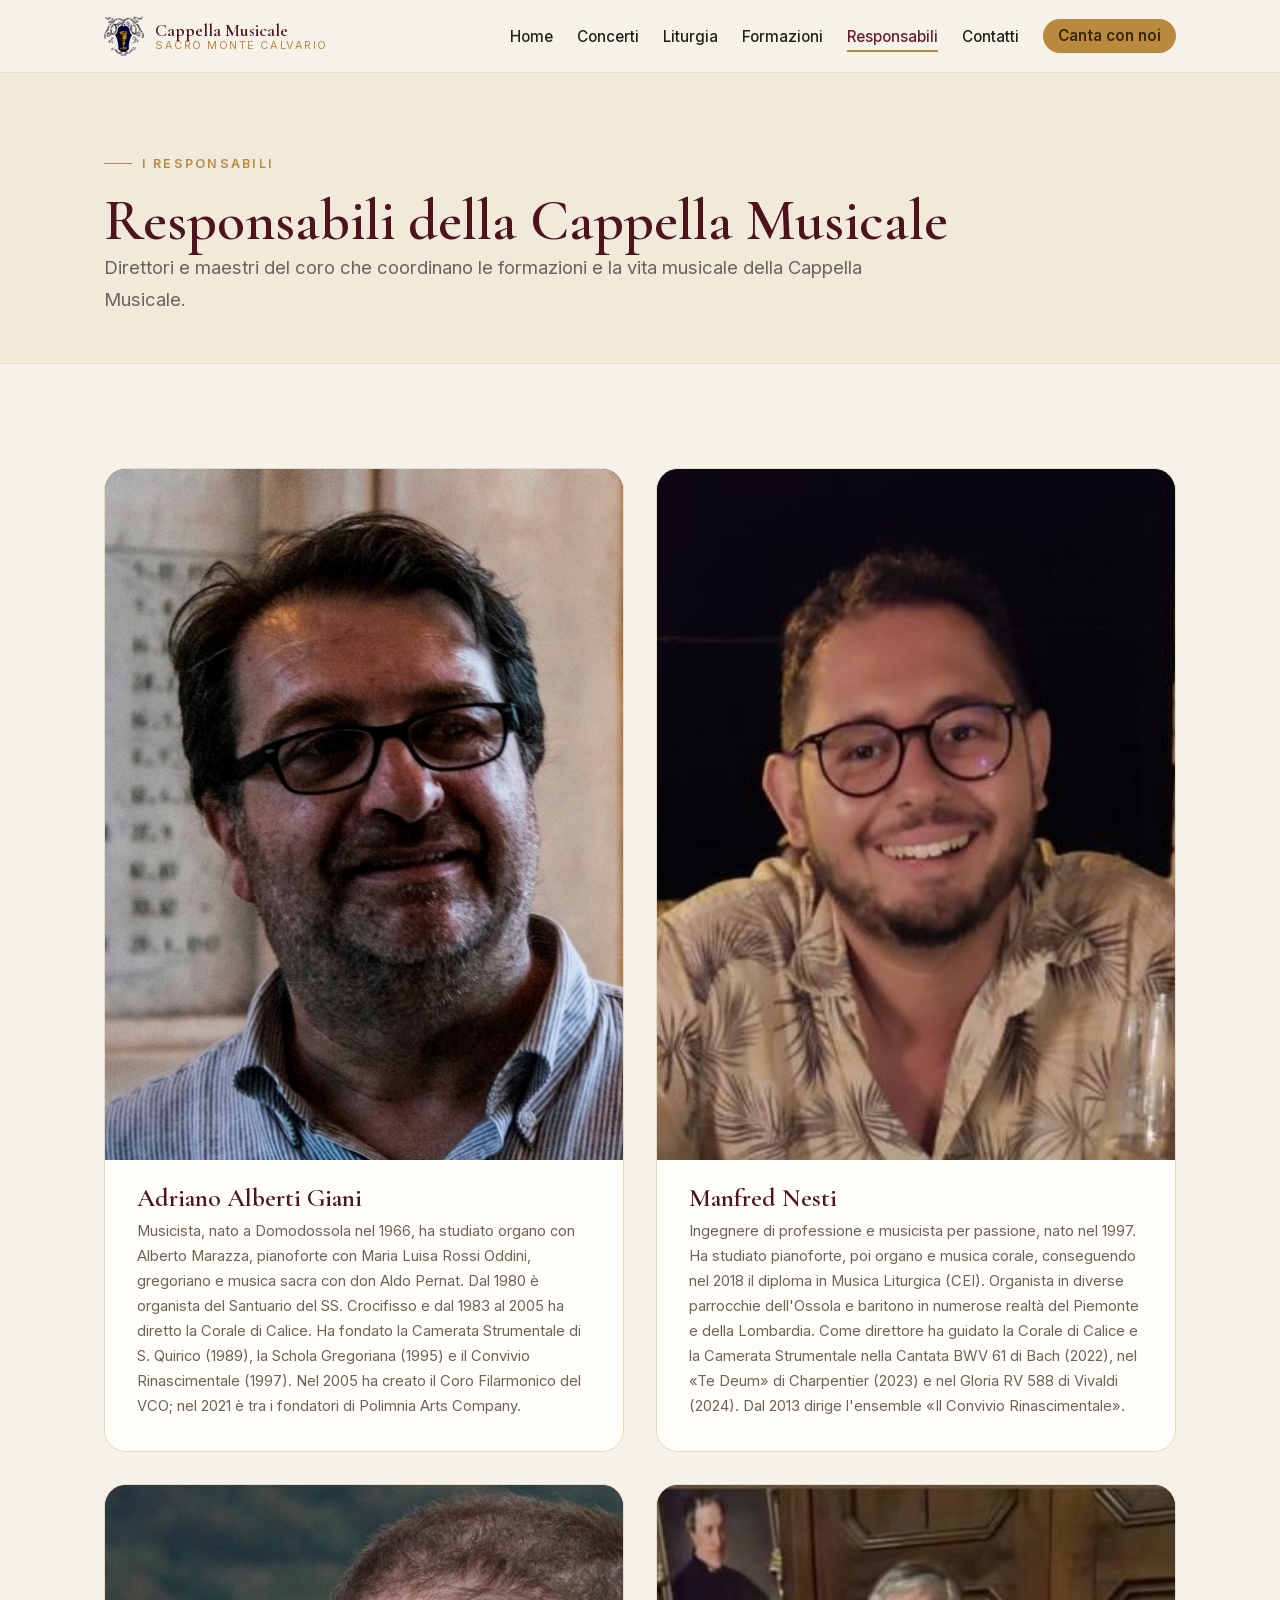
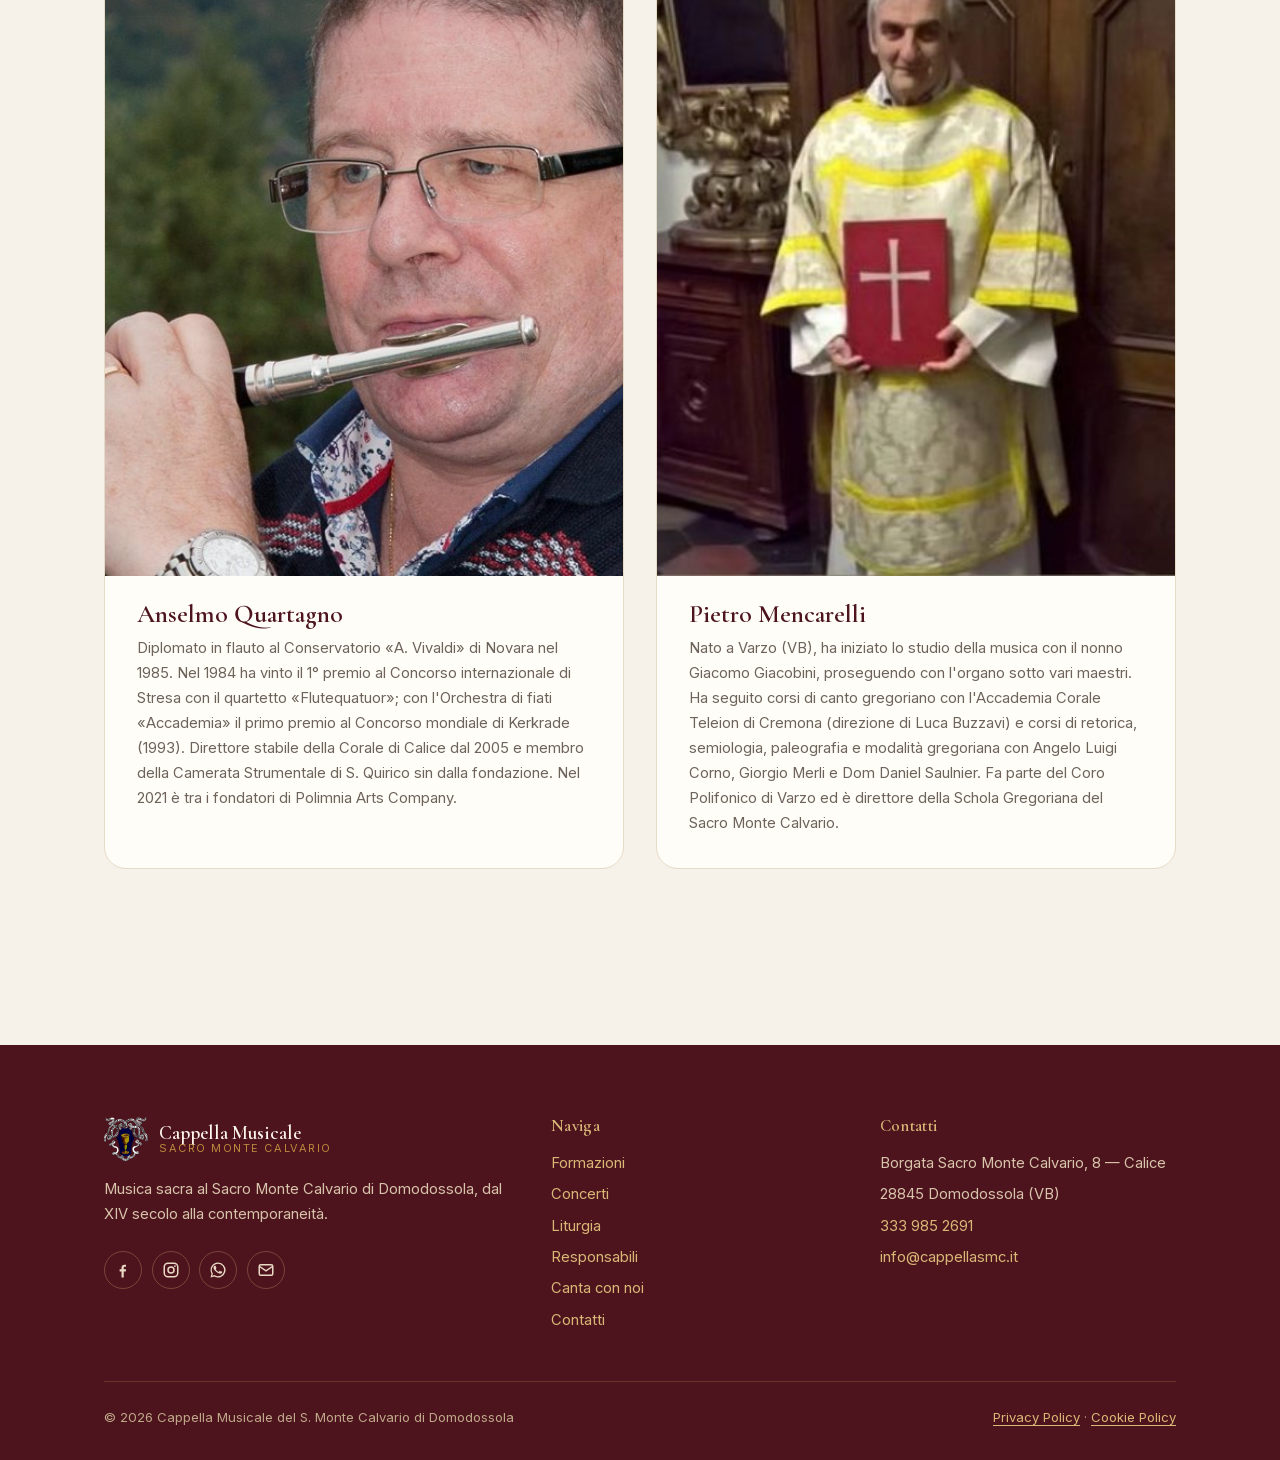
<file: responsabili.html>
<!DOCTYPE html>
<html lang="it">
<head>
  <meta charset="UTF-8" />
  <meta name="viewport" content="width=device-width, initial-scale=1.0" />

  <title>Responsabili — Cappella Musicale del Sacro Monte Calvario</title>
  <meta name="description" content="I responsabili della Cappella Musicale del Sacro Monte Calvario: Adriano Alberti Giani, Anselmo Quartagno, Manfred Nesti, Pietro Mencarelli e Gian Marco Gadini." />
  <link rel="canonical" href="https://cappellasmc.it/responsabili" />

  <link rel="icon" type="image/png" href="assets/favicon.png" />
  <link rel="preload" href="assets/fonts/cormorant-garamond-latin.woff2" as="font" type="font/woff2" crossorigin />
  <link rel="preload" href="assets/fonts/inter-latin.woff2" as="font" type="font/woff2" crossorigin />
  <link rel="stylesheet" href="css/style.css" />
</head>

<body>
  <a class="skip-link" href="#main">Salta al contenuto</a>

  <header class="site-header">
    <div class="container">
      <nav class="nav" data-nav aria-label="Navigazione principale">
        <a class="brand" href="/">
          <img class="brand__mark" src="assets/logo.png" alt="" width="40" height="40" />
          <span class="brand__text">
            <span class="brand__name">Cappella Musicale</span>
            <span class="brand__sub">Sacro Monte Calvario</span>
          </span>
        </a>
        <button class="nav__toggle" data-nav-toggle aria-label="Apri il menu" aria-expanded="false">
          <svg viewBox="0 0 24 24" fill="none" stroke="currentColor" stroke-width="2"><path d="M3 6h18M3 12h18M3 18h18"/></svg>
        </button>
        <ul class="nav__links">
          <li><a href="/">Home</a></li>
          <li><a href="concerti">Concerti</a></li>
          <li><a href="liturgia">Liturgia</a></li>
          <li><a href="formazioni">Formazioni</a></li>
          <li><a href="responsabili" aria-current="page">Responsabili</a></li>
          <li><a href="/#contatti">Contatti</a></li>
          <li><a class="nav__cta" href="canta-con-noi">Canta con noi</a></li>
        </ul>
      </nav>
    </div>
  </header>

  <main id="main">
    <div class="page-hero">
      <div class="container">
        <span class="eyebrow">I responsabili</span>
        <h1 class="title" style="font-size: clamp(2.4rem,5vw,3.6rem);">Responsabili della Cappella Musicale</h1>
        <p class="lead">Direttori e maestri del coro che coordinano le formazioni e la vita musicale della Cappella Musicale.</p>
      </div>
    </div>

    <section class="section">
      <div class="container">
        <div class="team">

          <article class="person">
            <figure class="media media--portrait">
              <span class="media__ph" aria-hidden="true"><svg viewBox="0 0 24 24" fill="currentColor"><path d="M12 12a5 5 0 1 0-5-5 5 5 0 0 0 5 5zm0 2c-4 0-8 2-8 5v3h16v-3c0-3-4-5-8-5z"/></svg></span>
              <img src="assets/img/p-adriano.jpg" alt="Adriano Alberti Giani" loading="lazy" onerror="this.remove()" />
            </figure>
            <div class="person__body">
              <h2 class="person__name">Adriano Alberti Giani</h2>
              <div class="person__bio" data-copy="responsabili/adriano-alberti-giani"></div>
            </div>
          </article>

          <article class="person">
            <figure class="media media--portrait">
              <span class="media__ph" aria-hidden="true"><svg viewBox="0 0 24 24" fill="currentColor"><path d="M12 12a5 5 0 1 0-5-5 5 5 0 0 0 5 5zm0 2c-4 0-8 2-8 5v3h16v-3c0-3-4-5-8-5z"/></svg></span>
              <img src="assets/img/p-manfred.jpg" alt="Manfred Nesti" loading="lazy" onerror="this.remove()" />
            </figure>
            <div class="person__body">
              <h2 class="person__name">Manfred Nesti</h2>
              <div class="person__bio" data-copy="responsabili/manfred-nesti"></div>
            </div>
          </article>

          <article class="person">
            <figure class="media media--portrait">
              <span class="media__ph" aria-hidden="true"><svg viewBox="0 0 24 24" fill="currentColor"><path d="M12 12a5 5 0 1 0-5-5 5 5 0 0 0 5 5zm0 2c-4 0-8 2-8 5v3h16v-3c0-3-4-5-8-5z"/></svg></span>
              <img src="assets/img/p-anselmo.jpg" alt="Anselmo Quartagno" loading="lazy" onerror="this.remove()" />
            </figure>
            <div class="person__body">
              <h2 class="person__name">Anselmo Quartagno</h2>
              <div class="person__bio" data-copy="responsabili/anselmo-quartagno"></div>
            </div>
          </article>

          <article class="person">
            <figure class="media media--portrait">
              <span class="media__ph" aria-hidden="true"><svg viewBox="0 0 24 24" fill="currentColor"><path d="M12 12a5 5 0 1 0-5-5 5 5 0 0 0 5 5zm0 2c-4 0-8 2-8 5v3h16v-3c0-3-4-5-8-5z"/></svg></span>
              <img src="assets/img/p-pietro.jpg" alt="Pietro Mencarelli" loading="lazy" onerror="this.remove()" />
            </figure>
            <div class="person__body">
              <h2 class="person__name">Pietro Mencarelli</h2>
              <div class="person__bio" data-copy="responsabili/pietro-mencarelli"></div>
            </div>
          </article>

        </div>
      </div>
    </section>
  </main>

  <footer class="site-footer">
    <div class="container">
      <div class="footer__grid">
        <div class="footer">
          <div class="footer__brand">
            <img class="brand__mark" src="assets/logo.png" alt="" width="44" height="44" />
            <span class="brand__text">
            <span class="brand__name">Cappella Musicale</span>
            <span class="brand__sub">Sacro Monte Calvario</span>
          </span>
          </div>
          <p>Musica sacra al Sacro Monte Calvario di Domodossola, dal XIV secolo alla contemporaneità.</p>
          <div class="social">
            <a href="https://www.facebook.com/cappellasmc" target="_blank" rel="noopener" aria-label="Facebook"><svg viewBox="0 0 24 24" fill="currentColor"><path d="M13 22v-8h2.7l.4-3H13V9.1c0-.9.3-1.5 1.6-1.5H16V5c-.3 0-1.2-.1-2.2-.1-2.2 0-3.8 1.4-3.8 3.9V11H7.5v3H10v8h3z"/></svg></a>
            <a href="https://www.instagram.com/cappellamusicalesmontecalvario/" target="_blank" rel="noopener" aria-label="Instagram"><svg viewBox="0 0 24 24" fill="none" stroke="currentColor" stroke-width="2"><rect x="3" y="3" width="18" height="18" rx="5"/><circle cx="12" cy="12" r="4"/><circle cx="17.3" cy="6.7" r="1.2" fill="currentColor" stroke="none"/></svg></a>
            <a href="https://wa.me/393339852691" target="_blank" rel="noopener" aria-label="WhatsApp"><svg viewBox="0 0 24 24" fill="currentColor"><path d="M12 2a10 10 0 0 0-8.6 15L2 22l5.1-1.3A10 10 0 1 0 12 2zm0 18.2c-1.5 0-3-.4-4.3-1.2l-.3-.2-3 .8.8-2.9-.2-.3A8.2 8.2 0 1 1 12 20.2zm4.7-6.1c-.3-.1-1.7-.8-1.9-.9-.3-.1-.5-.1-.7.1-.2.3-.7.9-.8 1-.2.2-.3.2-.6.1-.3-.1-1.2-.4-2.2-1.4-.8-.7-1.4-1.6-1.5-1.9-.2-.3 0-.4.1-.6l.4-.5c.1-.2.2-.3.3-.5.1-.2 0-.4 0-.5-.1-.1-.7-1.6-.9-2.2-.2-.6-.5-.5-.7-.5h-.5c-.2 0-.5.1-.7.3-.3.3-1 .9-1 2.3s1 2.7 1.1 2.9c.1.2 2 3.1 4.9 4.3.7.3 1.2.5 1.6.6.7.2 1.3.2 1.8.1.6-.1 1.7-.7 1.9-1.3.2-.7.2-1.2.2-1.3-.1-.2-.3-.2-.6-.4z"/></svg></a>
            <a href="mailto:info@cappellasmc.it" aria-label="Email"><svg viewBox="0 0 24 24" fill="none" stroke="currentColor" stroke-width="2"><rect x="3" y="5" width="18" height="14" rx="2"/><path d="m3 7 9 6 9-6"/></svg></a>
          </div>
        </div>
        <div class="footer">
          <h4>Naviga</h4>
          <ul>
            <li><a href="formazioni">Formazioni</a></li>
            <li><a href="concerti">Concerti</a></li>
            <li><a href="liturgia">Liturgia</a></li>
            <li><a href="responsabili">Responsabili</a></li>
            <li><a href="canta-con-noi">Canta con noi</a></li>
            <li><a href="/#contatti">Contatti</a></li>
          </ul>
        </div>
        <div class="footer">
          <h4>Contatti</h4>
          <ul>
            <li>Borgata Sacro Monte Calvario, 8 — Calice</li>
            <li>28845 Domodossola (VB)</li>
            <li><a href="tel:+393339852691">333 985 2691</a></li>
            <li><a href="mailto:info@cappellasmc.it">info@cappellasmc.it</a></li>
          </ul>
        </div>
      </div>
      <div class="footer__bottom">
        <span>© <span id="year">2026</span> Cappella Musicale del S. Monte Calvario di Domodossola</span>
        <span><a href="privacy">Privacy Policy</a> · <a href="cookie-policy">Cookie Policy</a></span>
      </div>
    </div>
  </footer>

  <script src="js/copy-render.js" defer></script>
  <script src="js/main.js" defer></script>
</body>
</html>
</file>
<file: css/style.css>
/* =============================================================
   Cappella Musicale del S. Monte Calvario — foglio di stile
     1. Design tokens        ← cambia qui colori e font
     2. Reset & base
     3. Layout & utility
     4. Header / nav
     5. Componenti (bottoni, card, media, agenda, footer)
     6. Sezioni (hero, feature, team)
     7. Responsive & accessibilità
   ============================================================= */

/* ---------- FONT (self-hosted) ----------
   I caratteri stanno in assets/fonts/ invece che sul CDN di Google: l'IP di
   chi visita non viene più trasmesso a terzi a ogni caricamento di pagina.
   Licenza SIL Open Font, testo in assets/fonts/OFL-*.txt */
@font-face {
  font-family: 'Cormorant Garamond';
  font-style: italic;
  font-weight: 500 600;      /* variabile: un solo file copre la scala */
  font-display: swap;
  src: url('../assets/fonts/cormorant-garamond-italic-latin-ext.woff2') format('woff2');
  unicode-range: U+0100-02BA, U+02BD-02C5, U+02C7-02CC, U+02CE-02D7, U+02DD-02FF, U+0304, U+0308, U+0329, U+1D00-1DBF, U+1E00-1E9F, U+1EF2-1EFF, U+2020, U+20A0-20AB, U+20AD-20C0, U+2113, U+2C60-2C7F, U+A720-A7FF;
}
@font-face {
  font-family: 'Cormorant Garamond';
  font-style: italic;
  font-weight: 500 600;      /* variabile: un solo file copre la scala */
  font-display: swap;
  src: url('../assets/fonts/cormorant-garamond-italic-latin.woff2') format('woff2');
  unicode-range: U+0000-00FF, U+0131, U+0152-0153, U+02BB-02BC, U+02C6, U+02DA, U+02DC, U+0304, U+0308, U+0329, U+2000-206F, U+20AC, U+2122, U+2191, U+2193, U+2212, U+2215, U+FEFF, U+FFFD;
}
@font-face {
  font-family: 'Cormorant Garamond';
  font-style: normal;
  font-weight: 500 600;      /* variabile: un solo file copre la scala */
  font-display: swap;
  src: url('../assets/fonts/cormorant-garamond-latin-ext.woff2') format('woff2');
  unicode-range: U+0100-02BA, U+02BD-02C5, U+02C7-02CC, U+02CE-02D7, U+02DD-02FF, U+0304, U+0308, U+0329, U+1D00-1DBF, U+1E00-1E9F, U+1EF2-1EFF, U+2020, U+20A0-20AB, U+20AD-20C0, U+2113, U+2C60-2C7F, U+A720-A7FF;
}
@font-face {
  font-family: 'Cormorant Garamond';
  font-style: normal;
  font-weight: 500 600;      /* variabile: un solo file copre la scala */
  font-display: swap;
  src: url('../assets/fonts/cormorant-garamond-latin.woff2') format('woff2');
  unicode-range: U+0000-00FF, U+0131, U+0152-0153, U+02BB-02BC, U+02C6, U+02DA, U+02DC, U+0304, U+0308, U+0329, U+2000-206F, U+20AC, U+2122, U+2191, U+2193, U+2212, U+2215, U+FEFF, U+FFFD;
}
@font-face {
  font-family: 'Inter';
  font-style: normal;
  font-weight: 400 700;      /* variabile: un solo file copre la scala */
  font-display: swap;
  src: url('../assets/fonts/inter-latin-ext.woff2') format('woff2');
  unicode-range: U+0100-02BA, U+02BD-02C5, U+02C7-02CC, U+02CE-02D7, U+02DD-02FF, U+0304, U+0308, U+0329, U+1D00-1DBF, U+1E00-1E9F, U+1EF2-1EFF, U+2020, U+20A0-20AB, U+20AD-20C0, U+2113, U+2C60-2C7F, U+A720-A7FF;
}
@font-face {
  font-family: 'Inter';
  font-style: normal;
  font-weight: 400 700;      /* variabile: un solo file copre la scala */
  font-display: swap;
  src: url('../assets/fonts/inter-latin.woff2') format('woff2');
  unicode-range: U+0000-00FF, U+0131, U+0152-0153, U+02BB-02BC, U+02C6, U+02DA, U+02DC, U+0304, U+0308, U+0329, U+2000-206F, U+20AC, U+2122, U+2191, U+2193, U+2212, U+2215, U+FEFF, U+FFFD;
}

/* ---------- 1. DESIGN TOKENS ---------- */
:root {
  /* Colori — palette sacra/classica */
  --c-wine:        #6b1f2a;   /* bordeaux principale */
  --c-wine-deep:   #4d141d;
  --c-gold:        #b98a3e;   /* oro/ottone accento */
  --c-gold-soft:   #d9b877;
  --c-bg:          #f7f2e9;   /* pergamena */
  --c-bg-alt:      #f1e9da;
  --c-surface:     #fffdf8;
  --c-ink:         #241f1c;
  --c-muted:       #6d635a;
  --c-border:      #e5dbc9;
  --c-outline:     rgba(107, 31, 42, .4);  /* contorno bordeaux tenue per bottoni/icone su sfondo chiaro */

  /* Tipografia */
  --font-display: 'Cormorant Garamond', Georgia, 'Times New Roman', serif;
  --font-sans:    'Inter', system-ui, -apple-system, sans-serif;

  /* Spaziatura */
  --sp-1: .5rem;  --sp-2: 1rem;   --sp-3: 1.5rem;
  --sp-4: 2rem;   --sp-5: 3rem;   --sp-6: 4.5rem;  --sp-7: 6.5rem;

  /* Layout */
  --container: 1120px;
  --measure: 68ch;
  --radius: 14px;
  --radius-lg: 22px;
  --shadow: 0 18px 48px rgba(45, 20, 24, 0.12);
  --shadow-sm: 0 6px 20px rgba(45, 20, 24, 0.08);
}

/* ---------- 2. RESET & BASE ---------- */
*, *::before, *::after { box-sizing: border-box; }
* { margin: 0; padding: 0; }
html { scroll-behavior: smooth; -webkit-text-size-adjust: 100%; scroll-padding-top: 84px; overflow-x: clip; }
body {
  font-family: var(--font-sans);
  color: var(--c-ink);
  background: var(--c-bg);
  line-height: 1.7;
  -webkit-font-smoothing: antialiased;
  max-width: 100%;
  overflow-x: clip;
}
img { max-width: 100%; height: auto; display: block; }
a { color: var(--c-wine); text-decoration-thickness: 1px; text-underline-offset: 3px; }
a:hover { color: var(--c-gold); }
h1, h2, h3, h4 { font-family: var(--font-display); font-weight: 600; line-height: 1.08; color: var(--c-wine-deep); }
::selection { background: var(--c-gold-soft); color: var(--c-wine-deep); }

/* ---------- 3. LAYOUT & UTILITY ---------- */
.container { max-width: var(--container); margin-inline: auto; padding-inline: var(--sp-3); }
.section { padding: var(--sp-7) 0; }
.section--alt { background: var(--c-bg-alt); }
.section__head { max-width: var(--measure); margin-bottom: var(--sp-5); }
.eyebrow {
  font-family: var(--font-sans); font-weight: 600; font-size: .78rem;
  letter-spacing: .18em; text-transform: uppercase; color: var(--c-gold);
  display: inline-flex; align-items: center; gap: .6rem; margin-bottom: var(--sp-2);
}
.eyebrow::before { content: ""; width: 28px; height: 1px; background: var(--c-gold); display: inline-block; }
h1.display { font-size: clamp(2.6rem, 6vw, 4.6rem); font-weight: 600; letter-spacing: -.01em; }
h2.title { font-size: clamp(2rem, 4vw, 2.9rem); }
h3 { font-size: 1.4rem; }
.lead { font-size: 1.15rem; color: var(--c-muted); max-width: var(--measure); }
.prose p { max-width: var(--measure); margin-bottom: var(--sp-2); }
.prose p:last-child { margin-bottom: 0; }
.prose a { font-weight: 500; }
.skip-link { position: absolute; left: -9999px; top: 0; background: var(--c-wine); color: #fff; padding: var(--sp-1) var(--sp-2); border-radius: 0 0 var(--radius) 0; z-index: 200; }
.skip-link:focus { left: 0; }
:focus-visible { outline: 3px solid var(--c-gold); outline-offset: 3px; border-radius: 4px; }

/* ---------- 4. HEADER / NAV ---------- */
.site-header {
  position: sticky; top: 0; z-index: 100;
  background: rgba(247, 242, 233, 0.82);
  backdrop-filter: blur(12px);
  border-bottom: 1px solid var(--c-border);
}
.nav { display: flex; align-items: center; justify-content: space-between; height: 72px; gap: var(--sp-3); }
.brand { display: flex; align-items: center; gap: .7rem; text-decoration: none; }
.brand__mark { width: 40px; height: 40px; flex: 0 0 auto; }
.brand__text { display: flex; flex-direction: column; line-height: 1.05; }
.brand__name { font-family: var(--font-display); font-weight: 600; font-size: 1.12rem; color: var(--c-wine-deep); }
.brand__sub { font-size: .68rem; letter-spacing: .14em; text-transform: uppercase; color: var(--c-gold); }
.nav__links { display: flex; align-items: center; gap: var(--sp-3); list-style: none; }
.nav__links a { color: var(--c-ink); text-decoration: none; font-size: .95rem; font-weight: 500; position: relative; padding: .3rem 0; }
.nav__links a:hover { color: var(--c-wine); }
.nav__links a[aria-current="page"] { color: var(--c-wine); }
.nav__links a[aria-current="page"]::after { content: ""; position: absolute; left: 0; right: 0; bottom: -2px; height: 2px; background: var(--c-gold); }
.nav__toggle { display: none; background: none; border: 0; cursor: pointer; color: var(--c-wine); padding: var(--sp-1); }
.nav__toggle svg { width: 26px; height: 26px; }

/* ---------- 5. COMPONENTI ---------- */
.btn {
  display: inline-flex; align-items: center; gap: .5rem;
  background: var(--c-wine); color: #fff !important; text-decoration: none;
  font-weight: 600; font-size: .95rem; padding: .85rem 1.6rem; border-radius: 999px;
  border: 1px solid var(--c-wine); transition: background .2s, transform .1s, box-shadow .2s;
}
.btn:hover { background: var(--c-wine-deep); border-color: var(--c-wine-deep); color: #fff !important; box-shadow: var(--shadow-sm); }
.btn:active { transform: translateY(1px); }
.btn--ghost { background: transparent; color: var(--c-wine) !important; border-color: var(--c-outline); }
.btn--ghost:hover { background: var(--c-surface); border-color: var(--c-gold); color: var(--c-wine-deep) !important; }
.btn--gold { background: var(--c-gold); border-color: var(--c-gold); color: #3a2708 !important; }
.btn--gold:hover { background: var(--c-gold-soft); border-color: var(--c-gold-soft); color: #3a2708 !important; }
.btn-row { display: flex; flex-wrap: wrap; gap: var(--sp-2); }

/* Media (immagine con segnaposto elegante quando la foto manca) */
.media {
  position: relative; overflow: hidden; border-radius: var(--radius-lg);
  background: linear-gradient(135deg, var(--c-wine) 0%, var(--c-wine-deep) 55%, #2f0c12 100%);
  box-shadow: var(--shadow);
}
.media::after { /* trama sottile + emblema quando è segnaposto */
  content: ""; position: absolute; inset: 0;
  background:
    radial-gradient(circle at 30% 20%, rgba(217,184,119,.16), transparent 45%),
    repeating-linear-gradient(45deg, rgba(255,255,255,.03) 0 2px, transparent 2px 9px);
  pointer-events: none;
}
.media__ph { position: absolute; inset: 0; display: grid; place-items: center; color: var(--c-gold-soft); z-index: 0; }
.media__ph svg { width: 56px; height: 56px; opacity: .85; }
.media img { position: relative; z-index: 1; width: 100%; height: 100%; object-fit: cover; }
.media--wide { aspect-ratio: 16 / 10; }
.media--portrait { aspect-ratio: 3 / 4; }
.media--square { aspect-ratio: 1 / 1; }

/* Card generiche */
.cards { display: grid; grid-template-columns: repeat(auto-fill, minmax(250px, 1fr)); gap: var(--sp-3); }
.card {
  background: var(--c-surface); border: 1px solid var(--c-border); border-radius: var(--radius);
  padding: var(--sp-4); transition: transform .2s, box-shadow .2s, border-color .2s;
  display: flex; flex-direction: column; gap: .6rem; text-decoration: none; color: inherit;
}
.card:hover { transform: translateY(-3px); box-shadow: var(--shadow-sm); border-color: var(--c-gold-soft); }
.card__kicker { font-size: .75rem; letter-spacing: .12em; text-transform: uppercase; color: var(--c-gold); font-weight: 600; }
.card h3 { font-size: 1.5rem; }
.card p { color: var(--c-muted); font-size: .96rem; }
.card__more { margin-top: auto; color: var(--c-wine); font-weight: 600; font-size: .9rem; }
.card:hover .card__more { color: var(--c-gold); }

/* Agenda concerti */
.agenda { display: grid; gap: var(--sp-2); }
.event {
  display: grid; grid-template-columns: 120px 1fr; gap: var(--sp-3);
  background: var(--c-surface); border: 1px solid var(--c-border); border-radius: var(--radius);
  padding: var(--sp-3) var(--sp-4); transition: border-color .2s, box-shadow .2s;
}
.event:hover { border-color: var(--c-gold-soft); box-shadow: var(--shadow-sm); }
.event__date { text-align: center; border-right: 1px solid var(--c-gold-soft); padding-right: var(--sp-3); display: flex; flex-direction: column; justify-content: center; }
.event__day { font-family: var(--font-display); font-size: 2.4rem; font-weight: 600; color: var(--c-wine); line-height: 1; }
.event__mon { font-size: .8rem; letter-spacing: .12em; text-transform: uppercase; color: var(--c-gold); font-weight: 600; }
.event__yr { font-size: .78rem; color: var(--c-muted); }
.event__body { display: flex; gap: var(--sp-3); align-items: stretch; }
.event__text { flex: 1 1 auto; min-width: 0; display: flex; flex-direction: column; justify-content: center; }
.event__body h3 { font-size: 1.35rem; margin-bottom: .2rem; }
.event__meta { font-size: .9rem; color: var(--c-muted); }
.event__perf { font-size: .92rem; color: var(--c-ink); margin-top: .4rem; }
.event__perf b { color: var(--c-wine); font-weight: 600; }
.event__time { font-size: .82rem; font-weight: 600; color: var(--c-wine); margin-top: .4rem; white-space: nowrap; }
.event__place { font-size: .92rem; color: var(--c-muted); font-weight: 400; margin: .3rem 0 0; }
.event__media { flex: 0 0 auto; display: flex; flex-direction: column; justify-content: center; align-items: center; gap: var(--sp-2); border-left: 1px solid var(--c-gold-soft); padding-left: var(--sp-3); }
.event__media .event__poster img { width: 150px; }
.event__photos { display: flex; flex-wrap: wrap; gap: var(--sp-2); margin-top: var(--sp-3); }
.event__poster { display: inline-block; padding: 0; border: 0; background: none; cursor: zoom-in; position: relative; text-decoration: none; }
.event__poster img { width: 128px; height: auto; border-radius: 10px; border: 1px solid var(--c-border); box-shadow: var(--shadow-sm); transition: transform .2s; display: block; }
.event__poster:hover img { transform: scale(1.03); }
.event__doc { display: inline-flex; align-items: center; gap: .5rem; font-size: .84rem; font-weight: 600; color: var(--c-wine); background: var(--c-surface); border: 1px solid var(--c-border); border-radius: 999px; padding: .5rem .9rem; text-decoration: none; }
.event__doc svg { width: 18px; height: 18px; flex: 0 0 auto; }
.event__doc:hover { border-color: var(--c-gold); color: var(--c-wine-deep); }

/* Tag liturgia (verde salvia, per distinguere dalle attività concertistiche) */
/* Groups line — the performing ensembles: primary emphasis after the title */
.event__groups { font-size: 1rem; color: var(--c-ink); font-weight: 600; margin-top: .3rem; }
/* Performers: inline flow, wraps naturally */
/* Performers: plain flowing text with gold "|" separators; wraps anywhere */
.event__people { margin: .5rem 0 0; font-size: .95rem; color: var(--c-muted); line-height: 1.8; }
.event__people b { color: var(--c-ink); font-weight: 600; }
.event__sep { color: var(--c-gold); }

/* Lightbox locandine */
.lightbox { position: fixed; inset: 0; z-index: 300; display: none; align-items: center; justify-content: center; padding: var(--sp-3); background: rgba(20,8,10,.86); backdrop-filter: blur(4px); }
.lightbox[data-open="true"] { display: flex; }
.lightbox img { max-width: min(92vw, 700px); max-height: 90vh; border-radius: 10px; box-shadow: 0 24px 70px rgba(0,0,0,.55); }
.lightbox__close { position: absolute; top: var(--sp-3); right: var(--sp-3); width: 46px; height: 46px; border-radius: 50%; border: 0; background: rgba(255,255,255,.16); color: #fff; font-size: 1.6rem; line-height: 1; cursor: pointer; }
.lightbox__close:hover { background: rgba(255,255,255,.3); }

/* Footer */
.site-footer { background: var(--c-wine-deep); color: #e9d9c4; padding: var(--sp-6) 0 var(--sp-4); margin-top: var(--sp-6); }
.site-footer a { color: var(--c-gold-soft); }
.footer__grid { display: grid; grid-template-columns: 1.4fr 1fr 1fr; gap: var(--sp-4); }
.footer__brand { display: flex; align-items: center; gap: .7rem; margin-bottom: var(--sp-2); }
.footer__brand .brand__mark { width: 44px; height: 44px; }
.footer__brand .brand__name { color: #fdf6ea; font-size: 1.2rem; }
.footer h4 { color: var(--c-gold-soft); font-size: 1.05rem; margin-bottom: var(--sp-2); letter-spacing: .02em; }
.footer p, .footer li { font-size: .92rem; color: #d8c4ab; }
.footer ul { list-style: none; display: grid; gap: .4rem; }
.footer ul a { text-decoration: none; }
.footer ul a:hover { color: #fff; }
.footer__bottom { margin-top: var(--sp-5); padding-top: var(--sp-3); border-top: 1px solid rgba(217,184,119,.2); font-size: .82rem; color: #bfa889; display: flex; justify-content: space-between; flex-wrap: wrap; gap: var(--sp-2); }
.social { display: flex; gap: .6rem; margin-top: var(--sp-3); }
.social a { display: inline-flex; width: 38px; height: 38px; align-items: center; justify-content: center; border: 1px solid rgba(217,184,119,.3); border-radius: 50%; color: #e9d9c4; }
.social a:hover { background: rgba(217,184,119,.15); color: #fff; border-color: var(--c-gold-soft); }
.social svg { width: 18px; height: 18px; }
/* social on a light background (e.g. Contatti section) */
.social--ink a { color: var(--c-wine); border-color: var(--c-outline); }
.social--ink a:hover { background: var(--c-surface); color: var(--c-wine-deep); border-color: var(--c-gold); }

/* ---------- 6. SEZIONI ---------- */
/* Hero */
.hero {
  position: relative; color: #fdf6ea; overflow: hidden;
  background:
    linear-gradient(160deg, rgba(47,12,18,.94) 0%, rgba(77,20,29,.86) 45%, rgba(107,31,42,.72) 100%),
    #2f0c12;
}
.hero--photo {
  background:
    linear-gradient(160deg, rgba(30,8,12,.90) 0%, rgba(60,14,22,.78) 45%, rgba(107,31,42,.62) 100%),
    url("../assets/img/hero.jpg") center 30% / cover no-repeat, #2f0c12;
}
.hero::before { /* trama stelle/luce */
  content: ""; position: absolute; inset: 0;
  background:
    radial-gradient(circle at 80% 15%, rgba(217,184,119,.22), transparent 40%),
    radial-gradient(circle at 15% 85%, rgba(217,184,119,.12), transparent 45%);
  pointer-events: none;
}
.hero__inner { position: relative; padding-block: var(--sp-7); display: grid; gap: var(--sp-4); max-width: 62ch; }
.hero .eyebrow { color: var(--c-gold-soft); }
.hero .eyebrow::before { background: var(--c-gold-soft); }
.hero h1 { color: #fdf6ea; }
.hero p { font-size: 1.2rem; color: #ecdcc6; max-width: 54ch; }
.hero .btn--ghost { color: #fdf6ea !important; border-color: rgba(253,246,234,.35); }
.hero .btn--ghost:hover { background: rgba(253,246,234,.08); border-color: var(--c-gold-soft); color: #fff !important; }

/* Feature rows (formazioni) */
.feature { display: grid; grid-template-columns: 1fr 1fr; gap: var(--sp-6); align-items: center; padding-block: var(--sp-6); }
.feature + .feature { border-top: 1px solid var(--c-border); }
.feature:nth-child(even) .feature__media { order: 2; }
.feature__media { min-height: 0; }
.feature__media.media--wide { aspect-ratio: auto; }
.feature__media img { height: auto; }
.feature__body .prose { margin-top: var(--sp-2); }
.feature__body .prose p { font-size: 1rem; }

/* Team (responsabili) */
.team { display: grid; grid-template-columns: repeat(2, 1fr); gap: var(--sp-4); }
.person { background: var(--c-surface); border: 1px solid var(--c-border); border-radius: var(--radius-lg); overflow: hidden; display: flex; flex-direction: column; }
.person .media { border-radius: 0; box-shadow: none; }
.person__body { padding: var(--sp-3) var(--sp-4) var(--sp-4); display: flex; flex-direction: column; gap: .5rem; }
.person__role { font-size: .74rem; letter-spacing: .12em; text-transform: uppercase; color: var(--c-gold); font-weight: 700; }
.person__name { font-size: 1.6rem; }
.person__bio { font-size: .92rem; color: var(--c-muted); }
.person__bio p { margin: 0; }
.person__bio p + p { margin-top: .6rem; }
.person__contact { font-size: .88rem; margin-top: .3rem; }

/* dettaglio a piena larghezza per bio lunghe */
.page-hero { background: var(--c-bg-alt); border-bottom: 1px solid var(--c-border); padding: var(--sp-6) 0 var(--sp-5); }

/* ---------- 7. RESPONSIVE & ACCESSIBILITÀ ---------- */
@media (max-width: 880px) {
  .footer__grid { grid-template-columns: 1fr 1fr; }
  .feature { grid-template-columns: 1fr; gap: var(--sp-4); }
  .feature:nth-child(even) .feature__media { order: 0; }
}
@media (max-width: 720px) {
  .nav__toggle { display: inline-flex; }
  .nav__links {
    position: absolute; top: 72px; left: 0; right: 0; flex-direction: column; align-items: stretch;
    gap: 0; background: var(--c-bg); border-bottom: 1px solid var(--c-border); padding: var(--sp-2) var(--sp-3);
    box-shadow: var(--shadow-sm); display: none;
  }
  .nav[data-open="true"] .nav__links { display: flex; }
  .nav__links li { width: 100%; }
  .nav__links a { display: block; padding: .75rem 0; border-bottom: 1px solid var(--c-border); }
  .nav__links li:last-child a { border-bottom: 0; }
  .nav__links li:last-child { margin-top: var(--sp-1); }
  .event { grid-template-columns: 1fr; padding: var(--sp-3); gap: var(--sp-2); }
  .event__date {
    flex-direction: row; align-items: baseline; justify-content: flex-start;
    gap: .45rem; text-align: left;
    border-right: 0; border-bottom: 1px solid var(--c-gold-soft);
    padding-right: 0; padding-bottom: var(--sp-2);
  }
  .event__day { font-size: 1.7rem; }
  .event__time { margin-top: 0; }
  .event__body { flex-direction: column; gap: var(--sp-3); align-items: stretch; min-width: 0; }
  .event__text { min-width: 0; }
  .event__text h3, .event__place, .event__groups, .event__people, .event__perf { overflow-wrap: break-word; }
  .event__media { border-left: 0; padding-left: 0; align-items: flex-start; }
  .footer__grid { grid-template-columns: 1fr; }
  .team { grid-template-columns: 1fr; }
}
@media (prefers-reduced-motion: reduce) {
  * { animation: none !important; transition: none !important; scroll-behavior: auto !important; }
}

/* ============ CANTA CON NOI ============ */
/* Voce di menu evidenziata (pillola oro) */
.nav__links a.nav__cta { background: var(--c-gold); color: #3a2708 !important; padding: .45rem .95rem; border-radius: 999px; font-weight: 600; }
.nav__links a.nav__cta:hover { background: var(--c-gold-soft); color: #3a2708 !important; }
.nav__links a.nav__cta::after { display: none !important; }

/* Banda CTA (home, sezione contatti) */
.cta-band { background: var(--c-wine); color: #fdf6ea; border-radius: var(--radius); padding: var(--sp-5); text-align: center; }
.cta-band h2, .cta-band .title { color: #fff; }
.cta-band p { color: #f0e2cf; max-width: 58ch; margin-inline: auto; }
.cta-band .eyebrow { color: var(--c-gold-soft); justify-content: center; }
.cta-band .eyebrow::before { background: var(--c-gold-soft); }
.cta-band .btn-row { justify-content: center; margin-top: var(--sp-3); }

/* Riquadri con i "fatti" pratici */
.facts { display: grid; grid-template-columns: repeat(auto-fit, minmax(150px, 1fr)); gap: var(--sp-2); margin-top: var(--sp-4); }
.fact { background: var(--c-surface); border: 1px solid var(--c-border); border-radius: var(--radius); padding: var(--sp-3); text-align: center; }
.fact strong { display: block; font-family: var(--font-display); font-size: 1.2rem; color: var(--c-wine-deep); margin-bottom: 2px; }
.fact span { color: var(--c-muted); font-size: .9rem; }

/* Pulsante "ghost" sulla banda bordeaux: testo chiaro e bordo chiaro (altrimenti invisibile) */
.cta-band .btn--ghost { color: #fdf6ea !important; border-color: rgba(253,246,234,.5); background: transparent; }
.cta-band .btn--ghost:hover { background: rgba(253,246,234,.12); border-color: #fdf6ea; color: #fff !important; }
</file>
